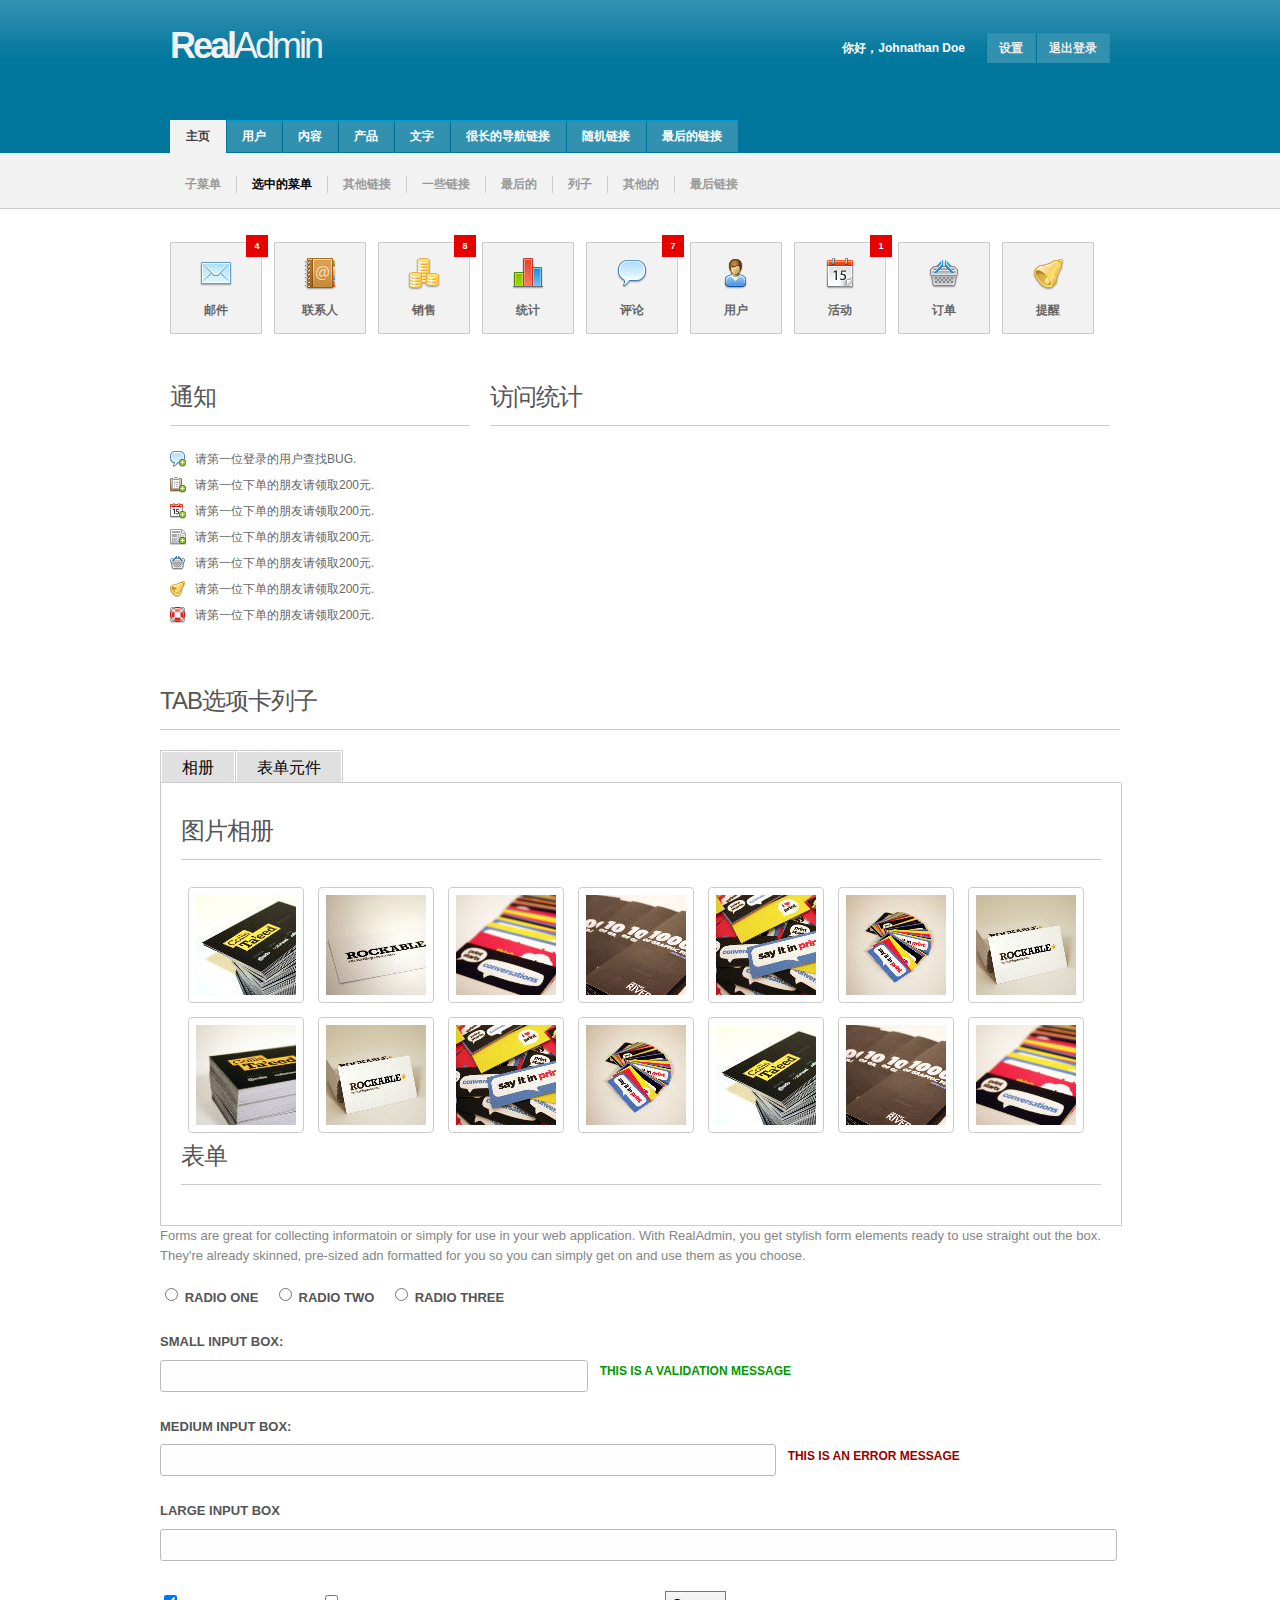
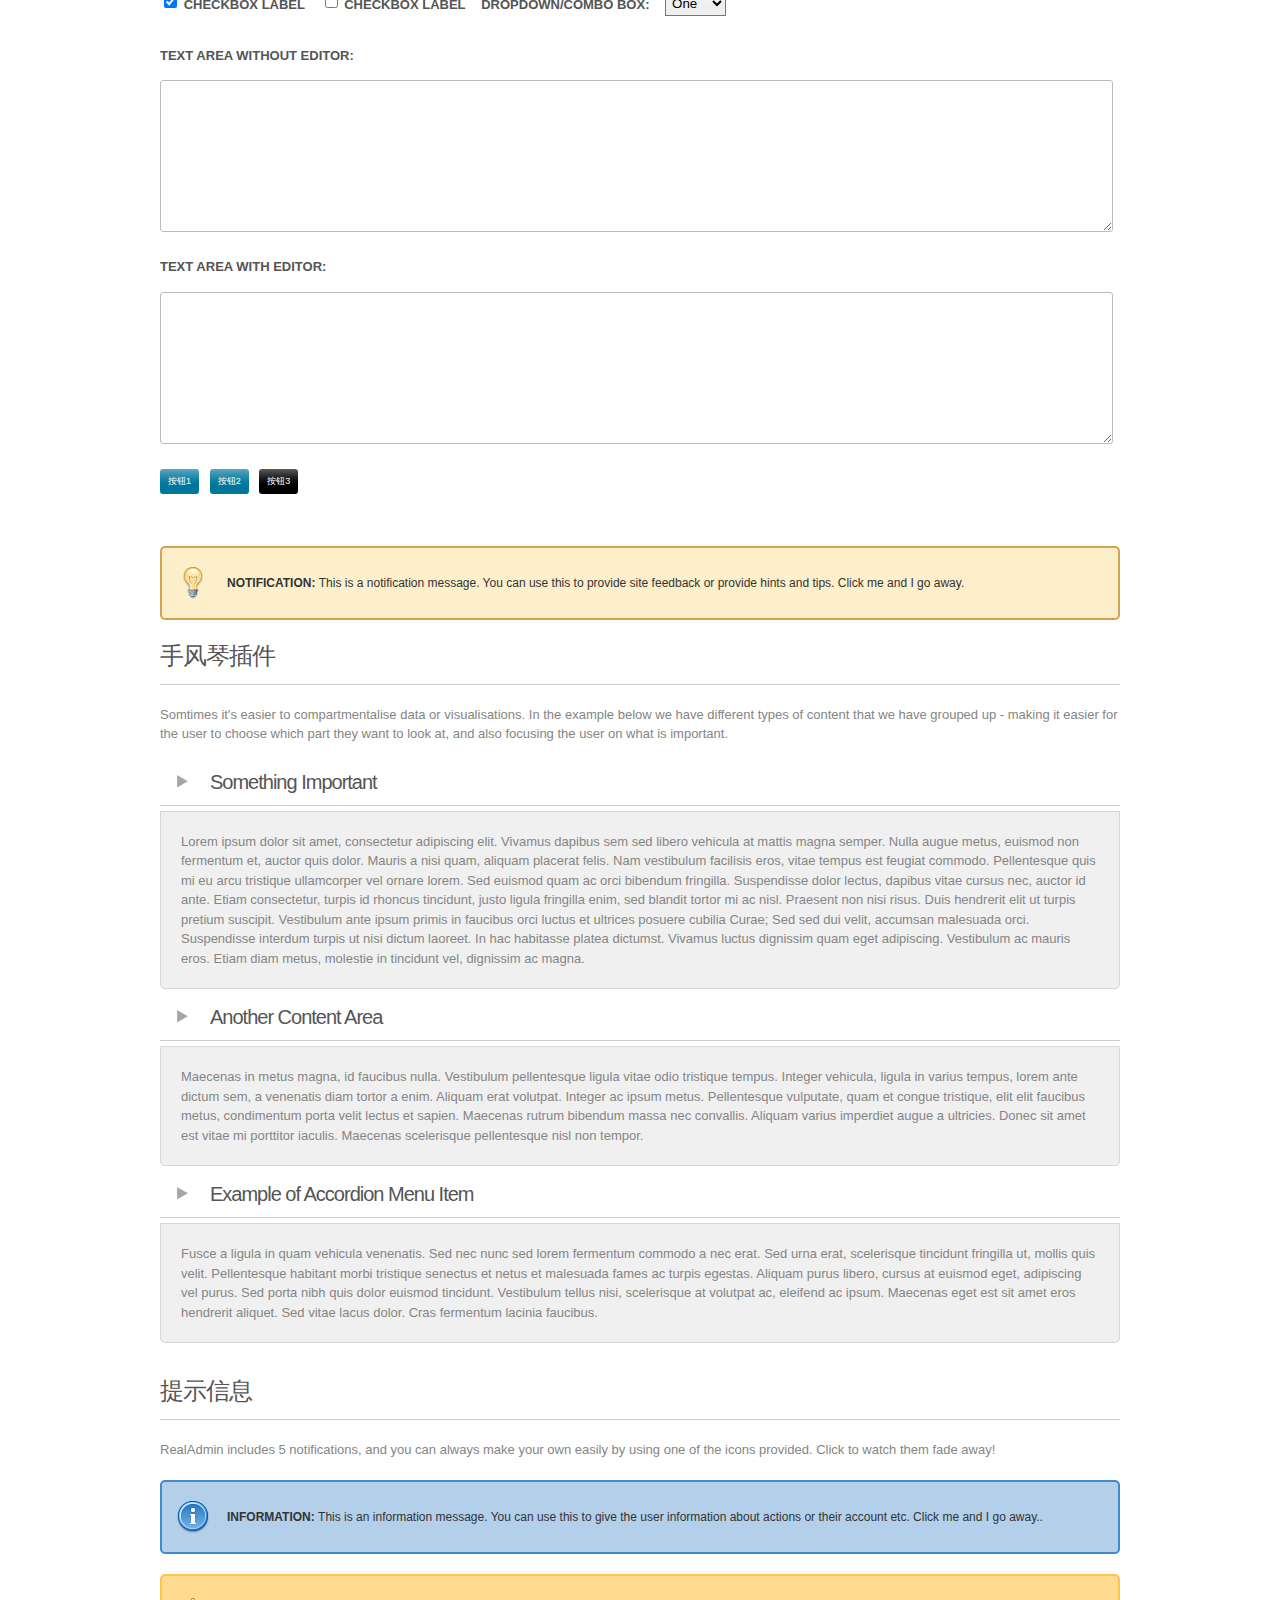
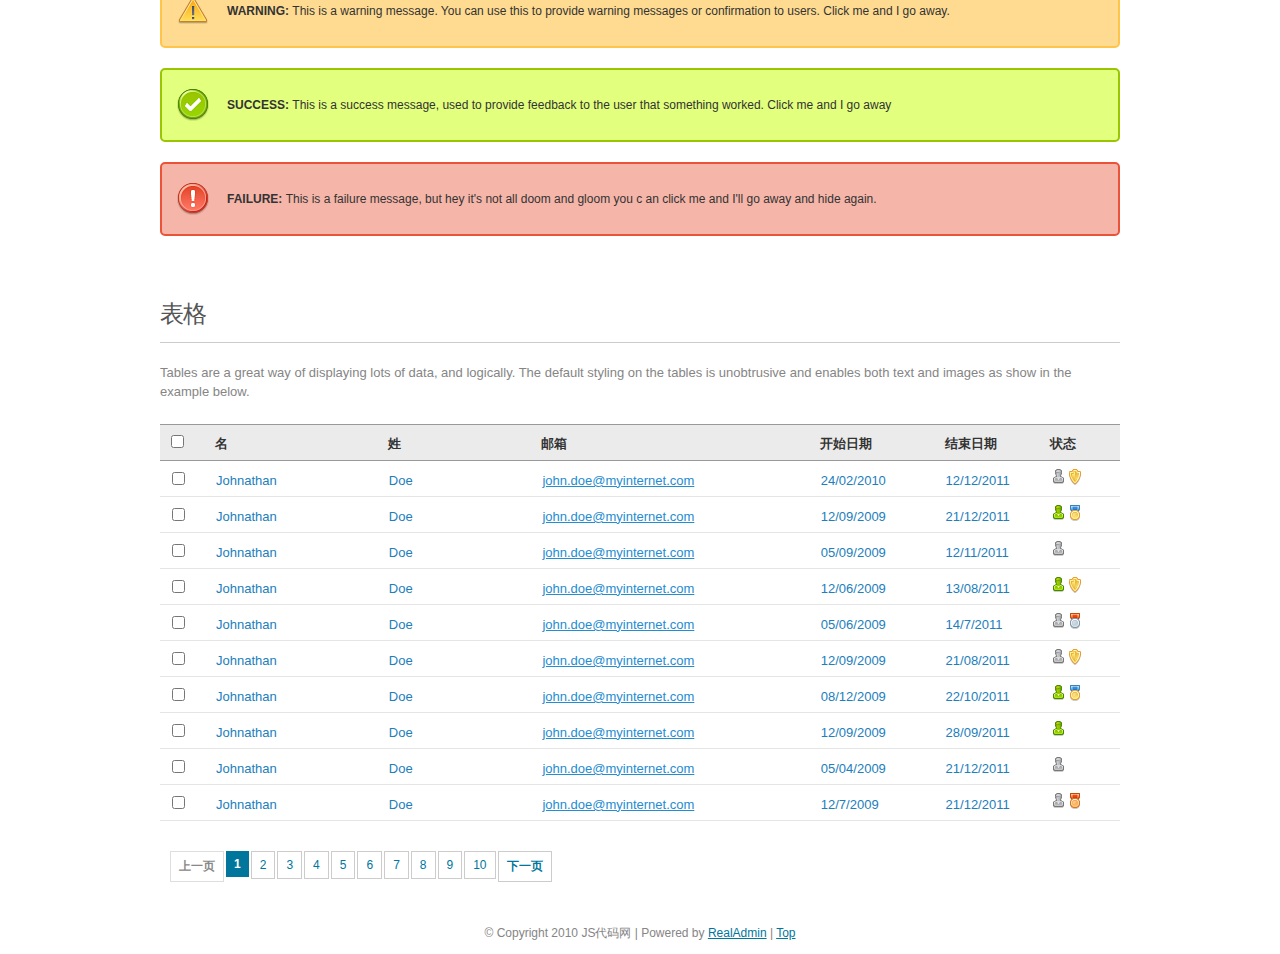
<file: site/非常简洁的后台管理系统模版html下载包括登录页和管理页面，兼容IE6+/index.html>
<!DOCTYPE html PUBLIC "-//W3C//DTD XHTML 1.0 Transitional//EN" "http://www.w3.org/TR/xhtml1/DTD/xhtml1-transitional.dtd">
<html xmlns="http://www.w3.org/1999/xhtml">
<head>
<meta http-equiv="Content-Type" content="text/html; charset=utf-8" />

<title>兼容IE6后台管理系统模板RealAdmin下载 - JS代码网</title>

<script type="text/javascript" src="http://www.js-css.cn/jscode/jquery.min.js"></script>

    <!-- MASTER STYLESHEET-->
    <link href="css/styles.css" rel="stylesheet" type="text/css" />
    
    <!-- LOAD TIPSY TOOLTIPS-->
    <script type="text/javascript" src="js/jquery.tipsy.js"></script>
   
    <!-- LOAD CUSTOM JQUERY SCRIPTS-->
    <script type="text/javascript" src="js/scripts.js"></script>	
    
	 <!-- LOAD FACEBOX -->
	<script type="text/javascript" src="js/facebox.js"></script>
    <link href="css/facebox.css" rel="stylesheet" type="text/css" />
    

    <!-- LOAD FLOT GRAPHS -->
    <script type="text/javascript" src="js/jquery.flot.pack.js"></script>
    <!--[if IE]>
     <script language="javascript" type="text/javascript" src="js/excanvas.pack.js"></script>
    <![endif]-->
    
    
    <!--[if IE 6]>
    <script src="js/pngfix.js"></script>
    <script>
        DD_belatedPNG.fix('.png_bg');
    </script>        
    <![endif]-->

	
    <!-- LOAD GRAPH JAVASCRIPT FILE-->
	<script src="js/graphs.js" type="text/javascript"></script>


</head>

<body>

<div id="header" class="png_bg">

    <div id="head_wrap" class="container_12">
    
        <!-- start of logo - you could replace this with an image of your logo -->
        <div id="logo" class="grid_4">
          <h1>Real<span>Admin</span></h1>
        </div>
        <!-- end logo -->
        
        <!-- start control panel -->
    	<div id="controlpanel" class="grid_8">
        
            <ul>
            
    			<li><p><strong>你好，Johnathan Doe</strong></p></li>
                <li><a href="#" class="first">设置</a></li>
                <li><a href="#" class="last">退出登录</a></li>
                
            </ul>
            
        </div>
        <!-- end control panel -->
    
        <!-- start navigation -->
      	<div id="navigation" class=" grid_12">
           
            <ul>
            
                <li><a href="#" class="active">主页</a></li>
                <li><a href="#">用户</a></li>
                <li><a href="#">内容</a></li>
                <li><a href="#">产品</a></li>
                <li><a href="#">文字</a></li>
                <li><a href="#">很长的导航链接</a></li>
                <li><a href="#">随机链接</a></li>
                <li><a href="#">最后的链接</a></li>
                
    
            </ul>
          
        </div>
        <!-- end navigation -->
     
    </div><!-- end headwarp  -->
</div><!-- end header -->


<!-- staqrt subnav -->
<div id="sub_nav">

<div id="subnav_wrap" class="container_12">
	
    <!-- start sub nav list -->
	<div id="subnav" class=" grid_12">
    
        <ul>
        
            <li><a href="#" class="active">子菜单</a></li>
            <li><a href="#" class="sub_nav_active">选中的菜单</a></li>
            <li><a href="#">其他链接</a></li>
            <li><a href="#">一些链接</a></li>
            <li><a href="#">最后的</a></li>
            <li><a href="#">列子</a></li>
            <li><a href="#">其他的</a></li>
          	<li><a href="#" class="sub_nav_last">最后链接</a></li>
            
        </ul>
    
    </div>
    <!-- end subnavigation list -->	

</div>


</div>
<!-- end sub_nav -->

<!-- EVERYTING BELOW IS THE MAIN CONTENT -->

<div id="main_content_wrap" class="container_12">


	<!-- start icon dock-->
	<div id="icondock" class="grid_12">
	 
      <ul>
        
			<li><a href="remote.html" rel="facebox" title="查收你的邮件"><img src="images/icondock/email.png" alt="Mail" /><br />邮件<span>4</span></a></li>
            <li><a href="#" rel="tipsy" title="查看你的联系人"><img src="images/icondock/book_addresses.png" alt="Contacts" /><br />联系人</a></li>
            <li><a href="#" rel="tipsy" title="查看最近的销售数据"><img src="images/icondock/coins.png" alt="Sales" /><br />销售<span>8</span></a></li>
            <li><a href="#" rel="tipsy" title="分享网站活动"><img src="images/icondock/chart_bar.png" alt="Stats" /><br />统计</a></li>
            <li><a href="#" rel="tipsy" title="查看最近评论"><img src="images/icondock/comment.png" alt="Comments"/><br />
            评论<span>7</span></a></li>
            <li><a href="#" rel="tipsy" title="查看注册用户"><img src="images/icondock/user.png" alt="Users" /><br />用户</a></li>
            <li><a href="#" rel="tipsy" title="查看活动"><img src="images/icondock/date.png" alt="Events" /><br />活动<span>1</span></a></li>
            <li><a href="#" rel="tipsy" title="管理订单"><img src="images/icondock/basket.png" alt="Orders" /><br />订单</a></li>
   			<li><a href="#" rel="tipsy" title="设置提醒"><img src="images/icondock/bell.png" alt="Reminders" /><br />提醒</a></li>

	  </ul>

    
	</div><!-- end icon dock-->
    
    <div class="clearfix">&nbsp;</div>
		
        <div class="container_12">
        
        <div id="notices" class="grid_4">
        
        <h2>通知</h2>
        
            <ul>
            
                <li><a href="#" class="notice-icon1">请第一位登录的用户查找BUG.</a></li>
                <li><a href="#" class="notice-icon2">请第一位下单的朋友请领取200元.</a></li>
                <li><a href="#" class="notice-icon3">请第一位下单的朋友请领取200元.</a></li>
                <li><a href="#" class="notice-icon4">请第一位下单的朋友请领取200元.</a></li>
                <li><a href="#" class="notice-icon5">请第一位下单的朋友请领取200元.</a></li>
                <li><a href="#" class="notice-icon6">请第一位下单的朋友请领取200元.</a></li>
                <li><a href="#" class="notice-icon7">请第一位下单的朋友请领取200元.</a></li>
                
             
            </ul>   
        
        </div>
		
        <!--  PLACEHOLDER FOR FLOT - REMOVE IF NOT REQUIRED -->
        <div class="grid_8">
        
            <h2>访问统计</h2>
            
             <div id="placeholder"></div> 
        
        </div>
        
        </div>
        
        <div class="clearfix">&nbsp;</div>
        
        <div class="container_12">
		
        <h2>TAB选项卡列子</h2>		
        <ul class="tabs">
            <li><a href="#tab1">相册</a></li>
            <li><a href="#tab2">表单元件</a></li>
        </ul>
    
    <div class="tab_container">
        <div id="tab1" class="tab_content">
            <!-- START IMAGE GALLERY -->
      
    <h2>图片相册</h2>
	
    <ul class="imglist">
        
            <li>
            
            	<img src="images/thumb1.jpg" width="100" height="100" alt="Image1" />
            	<div class="actions">	
					<a class="imglistbutton" rel="facebox" href="images/thumb1_big.jpg"><img src="images/magnifier.png" width="16" height="16" alt="View" /></a>
					<a href="#" class="imglistbutton"><img src="images/cancel.png" width="16" height="16" alt="Delete" /></a>
				</div>
            
            </li>
            
            <li>
            
            	<img src="images/thumb2.jpg" width="100" height="100" alt="Image1" />
                <div class="actions">	
					<a class="imglistbutton" rel="facebox" href="images/thumb2_big.jpg"><img src="images/magnifier.png" width="16" height="16" alt="View" /></a>
					<a href="#" class="imglistbutton"><img src="images/cancel.png" width="16" height="16" alt="Delete" /></a>
				</div>
            
            </li>
            
            <li>
            
            	<img src="images/thumb3.jpg" width="100" height="100" alt="Image1" />
                <div class="actions">	
					<a class="imglistbutton" rel="facebox" href="images/thumb3_big.jpg"><img src="images/magnifier.png" width="16" height="16" alt="View" /></a>
					<a href="#" class="imglistbutton"><img src="images/cancel.png" width="16" height="16" alt="Delete" /></a>
				</div>
               
            </li>
            
            <li>
            
            	<img src="images/thumb4.jpg" width="100" height="100" alt="Image1" />
                <div class="actions">	
					<a class="imglistbutton" rel="facebox" href="images/thumb4_big.jpg"><img src="images/magnifier.png" width="16" height="16" alt="View" /></a>
					<a href="#" class="imglistbutton"><img src="images/cancel.png" width="16" height="16" alt="Delete" /></a>
				</div>
            
            </li>
            
            <li>
            
            	<img src="images/thumb5.jpg" width="100" height="100" alt="Image1" />
                <div class="actions">	
					<a class="imglistbutton" rel="facebox" href="images/thumb5_big.jpg"><img src="images/magnifier.png" width="16" height="16" alt="View" /></a>
					<a href="#" class="imglistbutton"><img src="images/cancel.png" width="16" height="16" alt="Delete" /></a>
				</div>
                
            </li>
            
            <li>
            
            	<img src="images/thumb6.jpg" width="100" height="100" alt="Image1" />
                <div class="actions">	
					<a class="imglistbutton" rel="facebox" href="images/thumb6_big.jpg"><img src="images/magnifier.png" width="16" height="16" alt="View" /></a>
					<a href="#" class="imglistbutton"><img src="images/cancel.png" width="16" height="16" alt="Delete" /></a>
				</div>             
               
                
            </li>
            
            <li>
            
            	<img src="images/thumb7.jpg" width="100" height="100" alt="Image1" />
                <div class="actions">	
					<a class="imglistbutton" rel="facebox" href="images/thumb7_big.jpg"><img src="images/magnifier.png" width="16" height="16" alt="View" /></a>
					<a href="#" class="imglistbutton"><img src="images/cancel.png" width="16" height="16" alt="Delete" /></a>
				</div> 
                
            </li>
            
            <li>
            
            	<img src="images/thumb8.jpg" width="100" height="100" alt="Image1" />
                <div class="actions">	
					<a class="imglistbutton" rel="facebox" href="images/thumb8_big.jpg"><img src="images/magnifier.png" width="16" height="16" alt="View" /></a>
					<a href="#" class="imglistbutton"><img src="images/cancel.png" width="16" height="16" alt="Delete" /></a>
				</div>
               
                
            </li>
            
            <li>
            
            	<img src="images/thumb7.jpg" width="100" height="100" alt="Image1" />
                <div class="actions">	
					<a class="imglistbutton" rel="facebox" href="images/thumb7_big.jpg"><img src="images/magnifier.png" width="16" height="16" alt="View" /></a>
					<a href="#" class="imglistbutton"><img src="images/cancel.png" width="16" height="16" alt="Delete" /></a>
				</div>
               
                
            </li>
            
            <li>
            
            	<img src="images/thumb5.jpg" width="100" height="100" alt="Image1" />
                <div class="actions">	
					<a class="imglistbutton" rel="facebox" href="images/thumb5_big.jpg"><img src="images/magnifier.png" width="16" height="16" alt="View" /></a>
					<a href="#" class="imglistbutton"><img src="images/cancel.png" width="16" height="16" alt="Delete" /></a>
				</div>
               
                
            </li>
            
            <li>
            
            	<img src="images/thumb6.jpg" width="100" height="100" alt="Image1" />
                <div class="actions">	
					<a class="imglistbutton" rel="facebox" href="images/thumb6?_big.jpg"><img src="images/magnifier.png" width="16" height="16" alt="View" /></a>
					<a href="#" class="imglistbutton"><img src="images/cancel.png" width="16" height="16" alt="Delete" /></a>
				</div>
               
            </li>
            
            <li>
            
            	<img src="images/thumb1.jpg" width="100" height="100" alt="Image1" />
                <div class="actions">	
					<a class="imglistbutton" rel="facebox" href="images/thumb1_big.jpg"><img src="images/magnifier.png" width="16" height="16" alt="View" /></a>
					<a href="#" class="imglistbutton"><img src="images/cancel.png" width="16" height="16" alt="Delete" /></a>
				</div>

            </li>
            
            <li>
            
            	<img src="images/thumb4.jpg" width="100" height="100" alt="Image1" />
			    <div class="actions">	
					<a class="imglistbutton" rel="facebox" href="images/thumb4_big.jpg"><img src="images/magnifier.png" width="16" height="16" alt="View" /></a>
					<a href="#" class="imglistbutton"><img src="images/cancel.png" width="16" height="16" alt="Delete" /></a>
				</div>
                
            </li>
            
            <li>
            
            	<img src="images/thumb3.jpg" width="100" height="100" alt="Image1" />
            	<div class="actions">	
					<a class="imglistbutton" rel="facebox" href="images/thumb3_big.jpg"><img src="images/magnifier.png" width="16" height="16" alt="View" /></a>
					<a href="#" class="imglistbutton"><img src="images/cancel.png" width="16" height="16" alt="Delete" /></a>
				</div>
            
            </li>
        
    </ul>
    
    <!-- END IMAGE GALLERY -->
        </div>
        <div id="tab2" class="tab_content">
           <h2>表单</h2>
              </form>
        </div>
</div>    
           	<p>
                 Forms are great for collecting informatoin or simply for use in your web application. 
                 With RealAdmin, you get stylish form elements ready to use straight out the box. 
                 They're already skinned, pre-sized adn formatted for you so you can simply get on and use them as you choose.
         	</p>
           
           <form action="" method="post">
              <!-- RADIO GROUPS -->
              <p>	
                  <input type="radio" name="radio" id="RADIO1" value="RADIO1" />
                  <label for="RADIO1">RADIO ONE</label>
                  <input type="radio" name="radio" id="RADIO2" value="RADIO2" />
                  <label for="RADIO2">RADIO TWO</label>
                  <input type="radio" name="radio" id="RADIO3" value="RADIO3" />
                  <label for="RADIO3">RADIO THREE</label>
              </p>
           
           
              <p>
                  <label>Small Input Box:</label><br />
                  <input type="text" class="text small" /> 
                  <span class="valid">This is a validation message</span>
              </p>
              
              
              
              <p>
             	 <label>Medium Input Box:</label><br />
                 <input type="text" class="text medium" /> 
                 <span class="error">This is an error message</span>
              </p>
              
              <p>
                  <label>Large Input Box</label><br />
                  <input type="text" class="text large" />
              </p>
              
      
            <!-- CHECKBOXES -->
            <p>
                <input type="checkbox" class="checkbox" checked="checked" id="cbdemo1" /> 
                <label for="cbdemo1">Checkbox label</label> 
                <input type="checkbox" class="checkbox" id="cbdemo2" />
                <label for="cbdemo2">Checkbox label</label>
            
            <!-- COMBO SELECT BOX -->

            <label for="cbo">Dropdown/Combo Box:</label>
            
            <select name="cbo" id="cbo" class="select">
            
                <option value="One">One</option>
                <option value="Two">Two</option>
                <option value="Three">Three</option>
                <option value="Four">Four</option>
                <option value="Five">Five</option>
            
            </select>   
 
            </p>

			<p>
                  <label>Text Area Without Editor:</label><br />
                  <textarea cols="8" rows="5"></textarea>
            </p>
            <p>
                <label>Text Area with Editor:</label><br />
                <textarea cols="8" rows="6" class="wysiwyg"></textarea>
            </p>
			<p>
          		<input type="submit" class="submit" value="按钮1" />
                <input name="Submit2" type="submit" class="submit" value="按钮2" />
                <input name="Reset2" type="submit" class="submit special" value="按钮3" />
       		</p>
    
</div>

        <div class="clearfix">&nbsp;</div>
        
        
         <!-- NOTIFICATION - USES CLASS OF "WARNING" and the CANHIDE ENABLES CICK TO FADE AWAY-->
                <div class="notification lightbulb canhide">
                    
                    <p><strong>NOTIFICATION: </strong>
                    This is a notification message. You can use this to provide site feedback 
                    or provide hints and tips. Click me and I go away.</p>
                    
                </div>
                
        
        
        <div class="container_12">
        <h2>手风琴插件</h2>
        <p>Somtimes it's easier to compartmentalise data or visualisations. In the example below we have different types of content that we have grouped up - making it easier for the user to choose which part they want to look at, and also focusing the user on what is important.</p>
        
        
        <div class="clearfix">&nbsp;</div>
        <h3 class="acc_trigger"><a href="#">Something Important</a></h3>
            <div class="acc_container">
            <div class="block">
            	<p>Lorem ipsum dolor sit amet, consectetur adipiscing elit. Vivamus dapibus   sem sed libero vehicula at mattis magna semper. Nulla augue metus,   euismod non fermentum et, auctor quis dolor. Mauris a nisi quam, aliquam   placerat felis. Nam vestibulum facilisis eros, vitae tempus est feugiat   commodo. Pellentesque quis mi eu arcu tristique ullamcorper vel ornare   lorem. Sed euismod quam ac orci bibendum fringilla. Suspendisse dolor   lectus, dapibus vitae cursus nec, auctor id ante. Etiam consectetur,   turpis id rhoncus tincidunt, justo ligula fringilla enim, sed blandit   tortor mi ac nisl. Praesent non nisi risus. Duis hendrerit elit ut   turpis pretium suscipit. Vestibulum ante ipsum primis in faucibus orci   luctus et ultrices posuere cubilia Curae; Sed sed dui velit, accumsan   malesuada orci. Suspendisse interdum turpis ut nisi dictum laoreet. In   hac habitasse platea dictumst. Vivamus luctus dignissim quam eget   adipiscing. Vestibulum ac mauris eros. Etiam diam metus, molestie in   tincidunt vel, dignissim ac magna. </p>
            </div>
        </div>
        <h3 class="acc_trigger"><a href="#">Another Content Area</a></h3>
            <div class="acc_container">
            <div class="block">
            	<p>Maecenas in metus magna, id faucibus nulla. Vestibulum pellentesque   ligula vitae odio tristique tempus. Integer vehicula, ligula in varius   tempus, lorem ante dictum sem, a venenatis diam tortor a enim. Aliquam   erat volutpat. Integer ac ipsum metus. Pellentesque vulputate, quam et   congue tristique, elit elit faucibus metus, condimentum porta velit   lectus et sapien. Maecenas rutrum bibendum massa nec convallis. Aliquam   varius imperdiet augue a ultricies. Donec sit amet est vitae mi   porttitor iaculis. Maecenas scelerisque pellentesque nisl non tempor.</p>
            </div>
        </div>
         <h3 class="acc_trigger"><a href="#">Example of Accordion Menu Item</a></h3>
            <div class="acc_container">
            <div class="block">
            	<p>Fusce a ligula in quam vehicula venenatis. Sed nec nunc sed lorem   fermentum commodo a nec erat. Sed urna erat, scelerisque tincidunt   fringilla ut, mollis quis velit. Pellentesque habitant morbi tristique   senectus et netus et malesuada fames ac turpis egestas. Aliquam purus   libero, cursus at euismod eget, adipiscing vel purus. Sed porta nibh   quis dolor euismod tincidunt. Vestibulum tellus nisi, scelerisque at   volutpat ac, eleifend ac ipsum. Maecenas eget est sit amet eros   hendrerit aliquet. Sed vitae lacus dolor. Cras fermentum lacinia   faucibus. </p>
            </div>
        </div>

    
    </div>      
        
        <div class="clearfix">&nbsp;</div>
        <div class="container_12">
        
        <!--START NOTIFICATIONS  -->
        <h2>提示信息</h2>
            
            <p>
            RealAdmin includes 5 notifications, and you can always make your own easily by 
            using one of the icons provided. Click to watch them fade away!
            </p>
            

            <!-- INFORMATION - USES CLASS OF "IN2FORMATION" and the CANHIDE ENABLES CICK TO FADE AWAY-->
            <div class="notification information canhide">
            
              <p><strong>INFORMATION: </strong>
                This is an information message. You can use this to give the user 
                information about actions or their account etc. Click me and I go away..</p>
  			</div>   
            
            <!-- WARNING - USES CLASS OF "WARNING" and the CANHIDE ENABLES CICK TO FADE AWAY-->
            <div class="notification warning canhide">
            	
                <p><strong>WARNING: </strong>
                This is a warning message. You can use this to provide warning messages 
                or confirmation to users. Click me and I go away.</p>
            </div> 
            
            <!-- SUCCESS - USES CLASS OF "SUCCESS" and the CANHIDE ENABLES CICK TO FADE AWAY-->
            <div class="notification success canhide">
            
                <p><strong>SUCCESS: </strong>
                This is a success message, used to provide feedback to the user 
                that something worked. Click me and I go away</p>
            </div>  
            
            
            <!-- FAILURE - USES CLASS OF "FAILURE" and the CANHIDE ENABLES CICK TO FADE AWAY-->
            <div class="notification failure canhide">
            
                <p><strong>FAILURE: </strong>
                This is a failure message, but hey it's not all doom and gloom you c
                an click me and I'll go away and hide again.</p>                
            </div>
            
     </div>   
  	<!--END NOTIFICATIONS  -->
        
        
	<div class="clearfix">&nbsp;</div>
    
    
    
    
    </div>
    
    <div class="clearfix">&nbsp;</div>
        
  <!-- START TABULAR DATA EXAMPLE -->
  <div class="container_12">
  
	<h2>表格</h2>
            
            <p>
                Tables are a great way of displaying lots of data, and logically. 
                The default styling on the tables is unobtrusive and enables both text 
                and images as show in the example below.
            </p>
            
    <div class="clearfix">&nbsp;</div>
            	
    <table width="100%" border="0" cellpadding="0" cellspacing="0">
    
        <tr>
        
            <th width="5%" scope="col">
            <input type="checkbox" name="checkbox" id="checkbox" class="checkall" /><label for="checkbox"></label></th>
            
            <th width="18%" scope="col">名</th>
            <th width="16%" scope="col">姓</th>
            <th width="29%" scope="col">邮箱</th>
            <th width="13%" scope="col">开始日期</th>
            <th width="11%" scope="col">结束日期</th>
            <th width="8%" scope="col">状态</th>
        </tr>
        
        <tr>
        
            <td scope="col"><input type="checkbox" name="checkbox2" id="checkbox2" /></td>
            <td scope="col">Johnathan</td>
            <td scope="col">Doe</td>
            <td scope="col"><a href="#">john.doe@myinternet.com</a></td>
            <td scope="col">24/02/2010</td>
            <td scope="col">12/12/2011</td>
            <td scope="col"><img src="images/status_offline.png" alt="Online" /><img src="images/shield.png" alt="Shield" width="16" height="16" /></td>
        </tr>
        
        <tr>
        
            <td scope="col"><input type="checkbox" name="checkbox3" id="checkbox3" /></td>
            <td scope="col">Johnathan</td>
            <td scope="col">Doe</td>
            <td scope="col"><a href="#">john.doe@myinternet.com</a></td>
            <td scope="col">12/09/2009</td>
            <td scope="col">21/12/2011</td>
            <td scope="col"><img src="images/status_online.png" alt="Online" /><img src="images/medal_gold_3.png" alt="Gold" width="16" height="16" /></td>
        </tr>
        
        <tr>
            <td scope="col"><input type="checkbox" name="checkbox4" id="checkbox4" /></td>
            <td scope="col">Johnathan</td>
            <td scope="col">Doe</td>
            <td scope="col"><a href="#">john.doe@myinternet.com</a></td>
            <td scope="col">05/09/2009</td>
            <td scope="col">12/11/2011</td>
            <td scope="col"><img src="images/status_offline.png" alt="Offline" border="0" usemap="#O" /></td>
        </tr>
        
        <tr>
        
            <td scope="col"><input type="checkbox" name="checkbox5" id="checkbox5" /></td>
            <td scope="col">Johnathan</td>
            <td scope="col">Doe</td>
            <td scope="col"><a href="#">john.doe@myinternet.com</a></td>
            <td scope="col">12/06/2009</td>
            <td scope="col">13/08/2011</td>
            <td scope="col"><img src="images/status_online.png" alt="Online" /><img src="images/shield.png" alt="Shield" width="16" height="16" /></td>
        </tr>
        
        <tr>
        
            <td scope="col"><input type="checkbox" name="checkbox6" id="checkbox6" /></td>
            <td scope="col">Johnathan</td>
            <td scope="col">Doe</td>
            <td scope="col"><a href="#">john.doe@myinternet.com</a></td>
            <td scope="col">05/06/2009</td>
            <td scope="col">14/7/2011</td>
            <td scope="col"><img src="images/status_offline.png" alt="Offline" border="0" usemap="#O" /><img src="images/medal_silver_1.png" alt="Silver" /></td>
        </tr>


        
        <tr>
            <td scope="col"><input type="checkbox" name="checkbox7" id="checkbox7" /></td>
            <td scope="col">Johnathan</td>
            <td scope="col">Doe</td>
            <td scope="col"><a href="#">john.doe@myinternet.com</a></td>                   
            <td scope="col">12/09/2009</td>
            <td scope="col">21/08/2011</td>
            <td scope="col"><img src="images/status_offline.png" alt="Offline" border="0" usemap="#O" /><img src="images/shield.png" alt="Shield" /></td>
        </tr>
        
        <tr>
            <td scope="col"><input type="checkbox" name="checkbox8" id="checkbox8" /></td>
            <td scope="col">Johnathan</td>
            <td scope="col">Doe</td>
            <td scope="col"><a href="#">john.doe@myinternet.com</a></td>
            <td scope="col">08/12/2009</td>
            <td scope="col">22/10/2011</td>
            <td scope="col"><img src="images/status_online.png" alt="Online" /><img src="images/medal_gold_3.png" alt="Shield" width="16" height="16" /></td>
        </tr>
        
        <tr>
        
            <td scope="col"><input type="checkbox" name="checkbox9" id="checkbox9" /></td>
            <td scope="col">Johnathan</td>
            <td scope="col">Doe</td>
            <td scope="col"><a href="#">john.doe@myinternet.com</a></td>
            <td scope="col">12/09/2009</td>
            <td scope="col">28/09/2011</td>
            <td scope="col"><img src="images/status_online.png" alt="Online" /></td>
        </tr>
        
        <tr>
        
            <td scope="col"><input type="checkbox" name="checkbox10" id="checkbox10" /></td>
            <td scope="col">Johnathan</td>
            <td scope="col">Doe</td>
            <td scope="col"><a href="#">john.doe@myinternet.com</a></td>                
            <td scope="col">05/04/2009</td>
            <td scope="col">21/12/2011</td>
            <td scope="col"><img src="images/status_offline.png" alt="Offline" border="0" usemap="#O" /></td>
        </tr>
        
        <tr>
            <td scope="col"><input type="checkbox" name="checkbox11" id="checkbox11" /></td>
            <td scope="col">Johnathan</td>
            <td scope="col">Doe</td>
            <td scope="col"><a href="#">john.doe@myinternet.com</a></td>
            <td scope="col">12/7/2009</td>
            <td scope="col">21/12/2011</td>
            <td scope="col"><img src="images/status_offline.png" alt="Offline" border="0" usemap="#O" /><img src="images/medal_bronze_1.png" alt="Bronze" /></td>
        </tr>
    </table>
    
    <!-- END TABULAR DATA EXAMPLE -->
      
           
           
           <div class="grid_12">
           
           <div class="clearfix">&nbsp;</div>
           
            <ul id="pagination">
            
                <li class="previous-off">上一页</li>
                <li class="active">1</li>
                <li><a href="#">2</a></li>
                <li><a href="#">3</a></li>
                <li><a href="#">4</a></li>
                <li><a href="#">5</a></li>
                <li><a href="#">6</a></li>
                <li><a href="#">7</a></li>
                <li><a href="#">8</a></li>
                <li><a href="#">9</a></li>
                <li><a href="#">10</a></li>
                <li class="next"><a href="#">下一页</a></li>
                
            </ul>
           
           </div>           

           
           <div class="clearfix">&nbsp;</div>
           
           
              
          
</div>

<div class="clearfix">&nbsp;</div>
<div class="container_12">
     


   <!-- START FOOTER -->
    
    <div id="footer" class="grid_12">
    
        <p>&copy; Copyright 2010 JS代码网 | Powered by <a href="#">RealAdmin</a> | <a href="#">Top</a></p>
        
	</div>
    <!-- END FOOTER -->       
  </div><!-- end content wrap -->


</body>
</html>
</file>
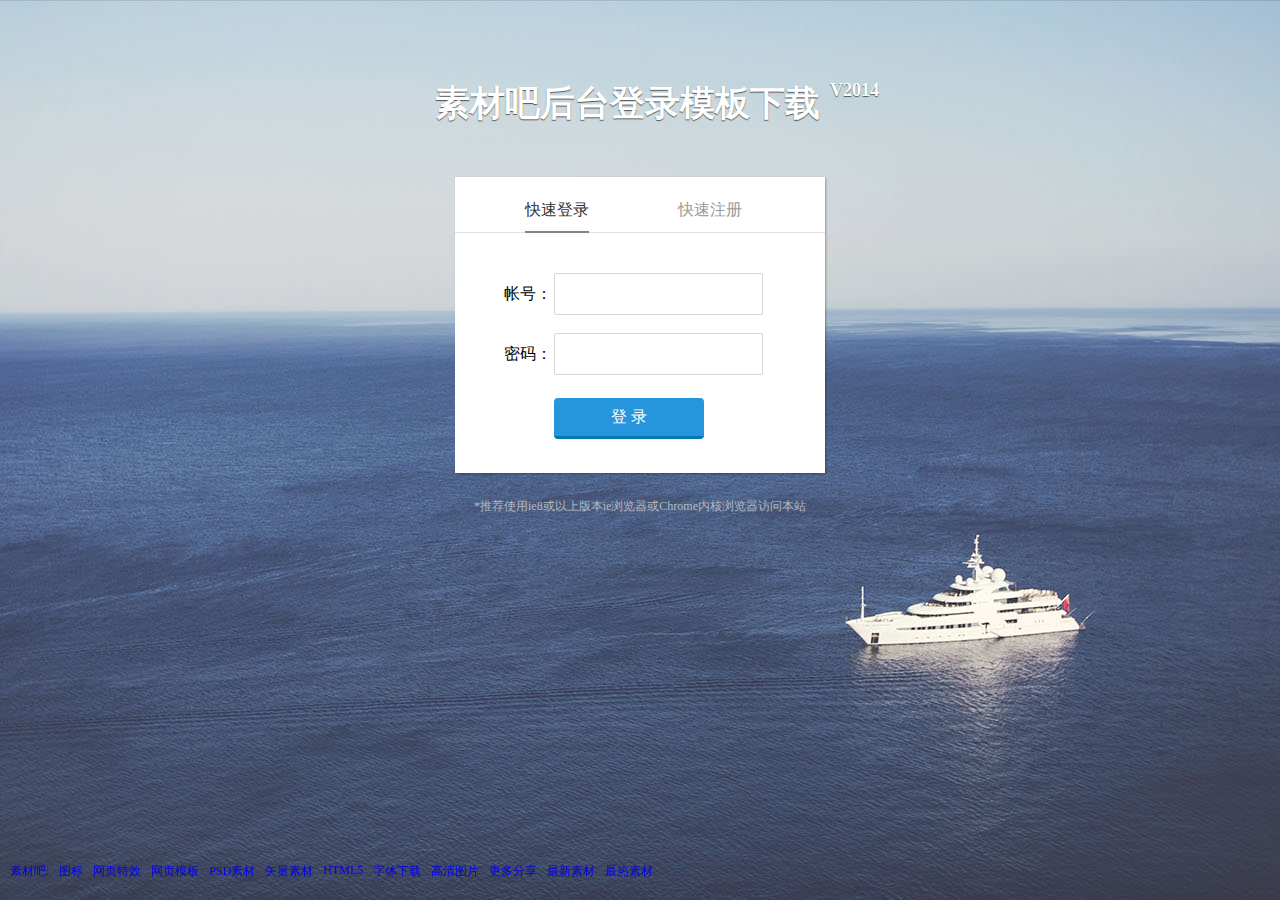
<file: site/094-html-www.sucai888.com/095-html-www.sucai888.com/index.html>
<!DOCTYPE html PUBLIC "-//W3C//DTD XHTML 1.0 Transitional//EN" "http://www.w3.org/TR/xhtml1/DTD/xhtml1-transitional.dtd">
<html xmlns="http://www.w3.org/1999/xhtml"><head>
<title>非常大气简洁后台登录模板html下载-素材吧</title> 
<meta name="keywords" content="网站模板下载,网站后台登录模板,后台登录模板HTML,后台模板登录,后台登录模板下载" />
<meta name="description" content="素材吧提供大量的网站后台模板下载以及手机网站模板下载" />
<meta http-equiv="Content-Type" content="text/html; charset=utf-8">
<script type="text/javascript" src="js/jquery-1.9.0.min.js"></script>
<script type="text/javascript" src="images/login.js"></script>
<link href="css/login2.css" rel="stylesheet" type="text/css" />
</head>
<body>
<h1>素材吧后台登录模板下载<sup>V2014</sup></h1>

<div class="login" style="margin-top:50px;">
    
    <div class="header">
        <div class="switch" id="switch"><a class="switch_btn_focus" id="switch_qlogin" href="javascript:void(0);" tabindex="7">快速登录</a>
			<a class="switch_btn" id="switch_login" href="javascript:void(0);" tabindex="8">快速注册</a><div class="switch_bottom" id="switch_bottom" style="position: absolute; width: 64px; left: 0px;"></div>
        </div>
    </div>    
  
    
    <div class="web_qr_login" id="web_qr_login" style="display: block; height: 235px;">    

            <!--登录-->
            <div class="web_login" id="web_login">
               
               
               <div class="login-box">
    
            
			<div class="login_form">
				<form action="http://www.js-css.cn" name="loginform" accept-charset="utf-8" id="login_form" class="loginForm" method="post"><input type="hidden" name="did" value="0"/>
               <input type="hidden" name="to" value="log"/>
                <div class="uinArea" id="uinArea">
                <label class="input-tips" for="u">帐号：</label>
                <div class="inputOuter" id="uArea">
                    
                    <input type="text" id="u" name="username" class="inputstyle"/>
                </div>
                </div>
                <div class="pwdArea" id="pwdArea">
               <label class="input-tips" for="p">密码：</label> 
               <div class="inputOuter" id="pArea">
                    
                    <input type="password" id="p" name="p" class="inputstyle"/>
                </div>
                </div>
               
                <div style="padding-left:50px;margin-top:20px;"><input type="submit" value="登 录" style="width:150px;" class="button_blue"/></div>
              </form>
           </div>
           
            	</div>
               
            </div>
            <!--登录end-->
  </div>

  <!--注册-->
    <div class="qlogin" id="qlogin" style="display: none; ">
   
    <div class="web_login"><form name="form2" id="regUser" accept-charset="utf-8"  action="http://www.js-css.cn" method="post">
	      <input type="hidden" name="to" value="reg"/>
		      		       <input type="hidden" name="did" value="0"/>
        <ul class="reg_form" id="reg-ul">
        		<div id="userCue" class="cue">快速注册请注意格式</div>
                <li>
                	
                    <label for="user"  class="input-tips2">用户名：</label>
                    <div class="inputOuter2">
                        <input type="text" id="user" name="user" maxlength="16" class="inputstyle2"/>
                    </div>
                    
                </li>
                
                <li>
                <label for="passwd" class="input-tips2">密码：</label>
                    <div class="inputOuter2">
                        <input type="password" id="passwd"  name="passwd" maxlength="16" class="inputstyle2"/>
                    </div>
                    
                </li>
                <li>
                <label for="passwd2" class="input-tips2">确认密码：</label>
                    <div class="inputOuter2">
                        <input type="password" id="passwd2" name="" maxlength="16" class="inputstyle2" />
                    </div>
                    
                </li>
                
                <li>
                 <label for="qq" class="input-tips2">QQ：</label>
                    <div class="inputOuter2">
                       
                        <input type="text" id="qq" name="qq" maxlength="10" class="inputstyle2"/>
                    </div>
                   
                </li>
                
                <li>
                    <div class="inputArea">
                        <input type="button" id="reg"  style="margin-top:10px;margin-left:85px;" class="button_blue" value="同意协议并注册"/> <a href="http://www.sucai888.com/" class="zcxy" target="_blank">注册协议</a>
                    </div>
                    
                </li><div class="cl"></div>
            </ul></form>
           
    
    </div>
   
    
    </div>
    <!--注册end-->
</div>
<div class="jianyi">*推荐使用ie8或以上版本ie浏览器或Chrome内核浏览器访问本站</div>


<!--以下代码并不是素材部分，请自主删除以下代码-->    
<style>  
.pull-left{ float:left; display:inline; margin-left:10px; font-size:12px;}
.footjbl{ width:700px; margin:0 auto;position:fixed; bottom:20px; }
</style>   
<div class="footjbl">
<ul class="dropdown-menu nav-category" style="padding-top: 10px;">
  <li class="pull-left"><a href="http://www.sucai888.com" target="_blank">素材吧:</a></li> 
  <li class="pull-left"><a href="http://www.sucai888.com/category/tubiaosucai" target="_blank">图标</a></li> 
  <li class="pull-left"><a href="http://www.sucai888.com/category/texiao" target="_blank">网页特效</a> </li> 
  <li class="pull-left"><a href="http://www.sucai888.com/category/moban" target="_blank">网页模板</a> </li> 
  <li class="pull-left"><a href="http://www.sucai888.com/category/psdsucai" target="_blank">PSD素材</a> </li> 
  <li class="pull-left"><a href="http://www.sucai888.com/category/shiliangsucai" target="_blank">矢量素材</a> </li> 
  <li class="pull-left"><a href="http://www.sucai888.com/category/html5css3" target="_blank">HTML5</a> </li> 
  <li class="pull-left"><a href="http://www.sucai888.com/category/zitixiazai" target="_blank">字体下载</a> </li> 
  <li class="pull-left"><a href="http://www.sucai888.com/category/gaoqingtupiansucai" target="_blank">高清图片</a></li> 
  <li class="pull-left"><a href="http://www.sucai888.com/category/default" target="_blank">更多分享</a> </li> 
  <li class="pull-left"><a href="http://www.sucai888.com/pin/lastest" target="_blank">最新素材</a></li>
  <li class="pull-left"><a href="http://www.sucai888.com/pin/hot" target="_blank">最热素材</a></li>            
</ul>
</div>
</body></html>
</file>
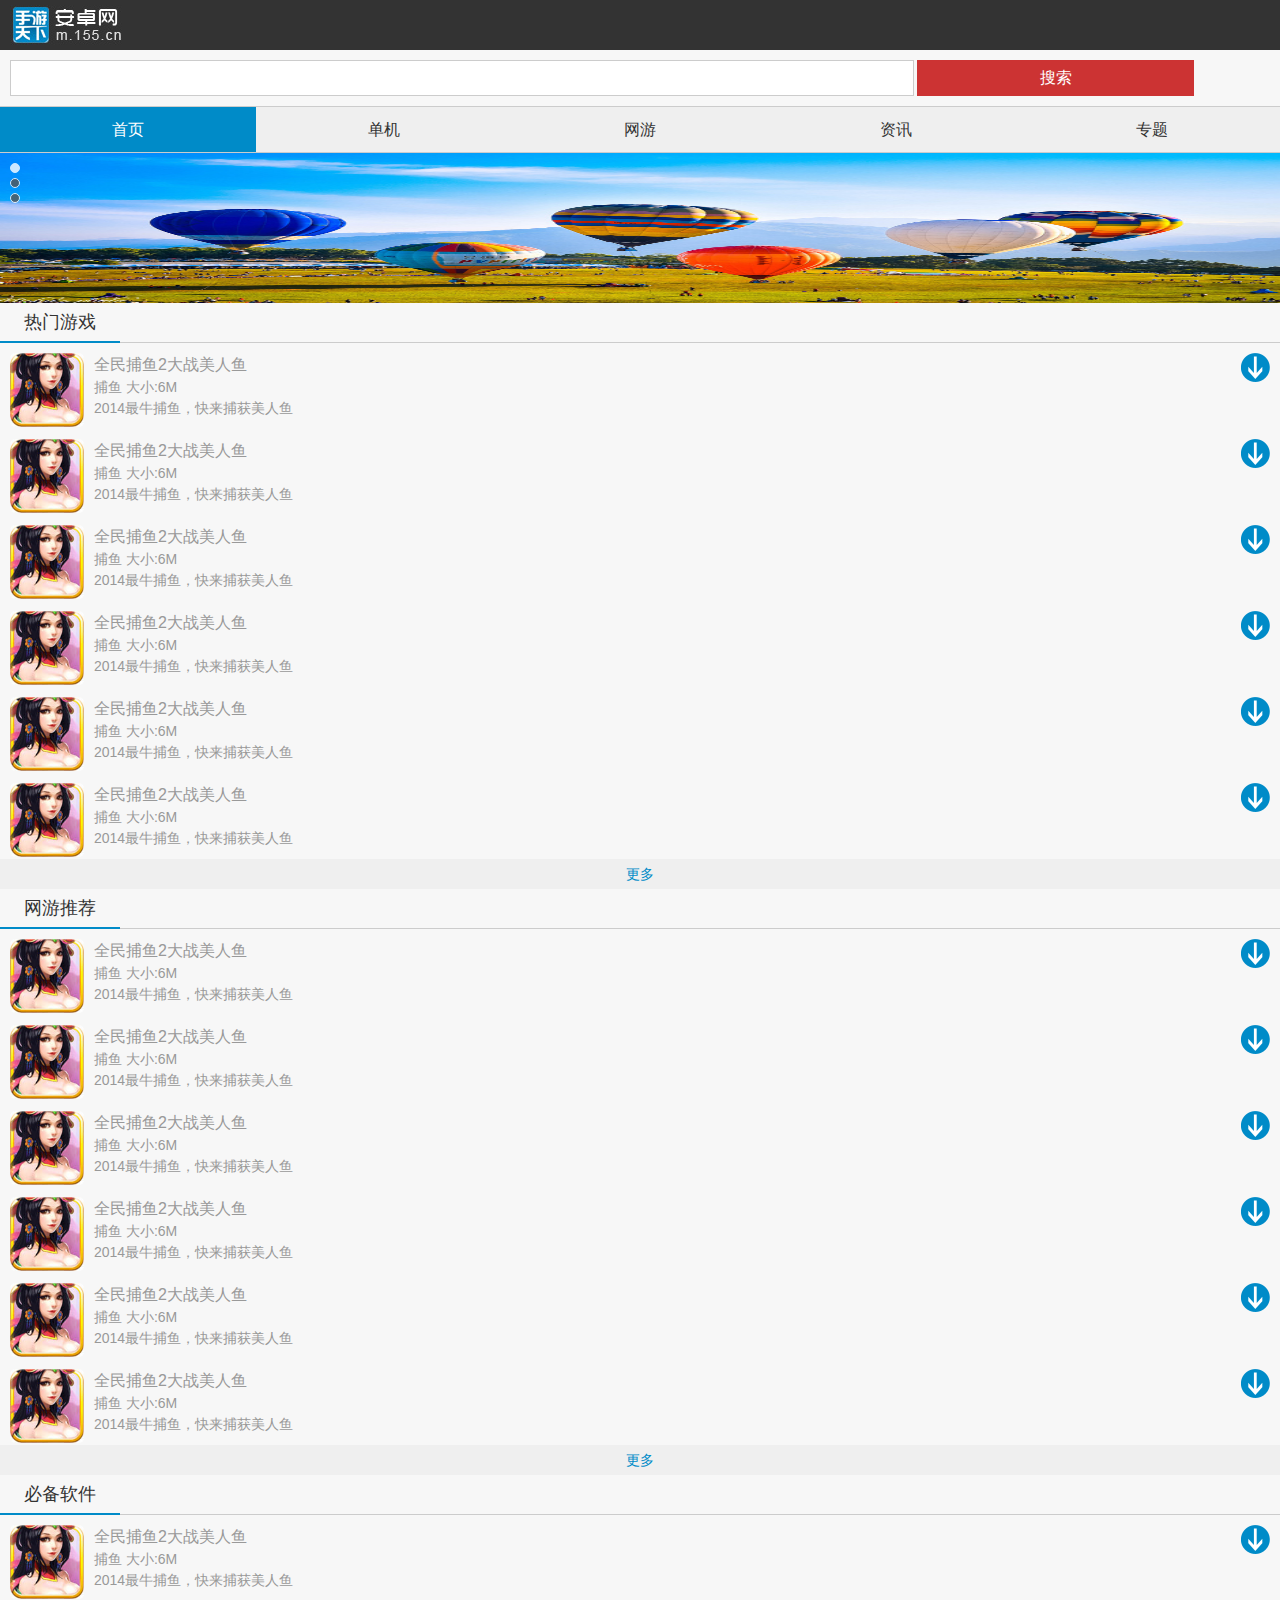
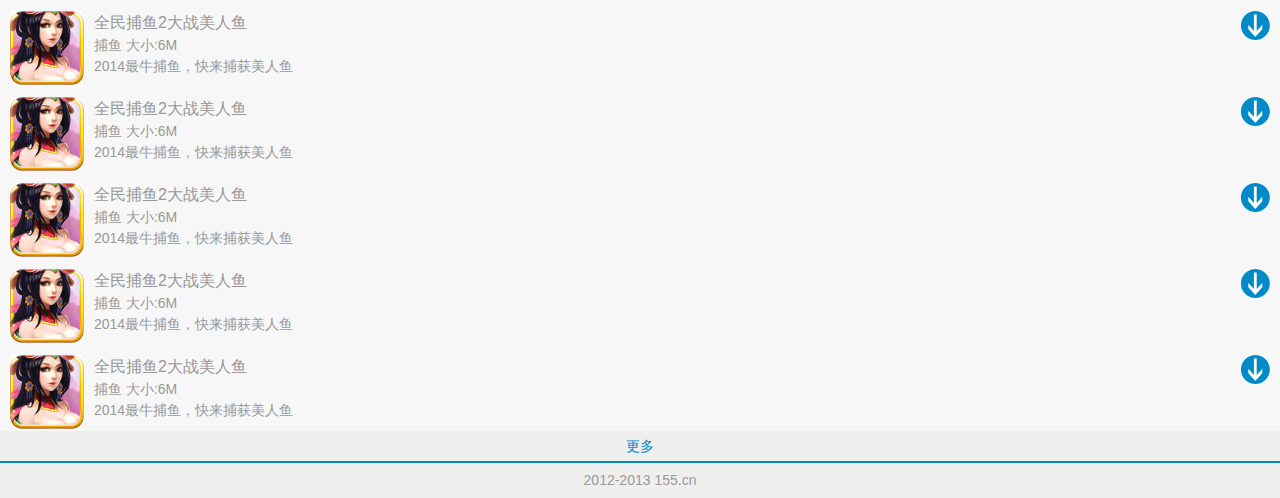
<file: site/App资讯手机网站模板下载/086-html-www.sucai888.com/index.html>
<!DOCTYPE html>
<html lange="ZH">
<head>
  <meta charset="utf-8">
  <meta name="viewport" content="width=device-width, initial-scale=1.0, maximum-scale=1.0, minimum-scale=1.0, user-scalable=no">
  <meta name="apple-touch-fullscreen" content="yes"> <!--  一会试验下是否有必要存在 -->
  <meta name="apple-mobile-web-app-capable" content="yes">
  <meta name="apple-mobile-web-app-status-bar-style" content="black">
  <meta name="format-detection" content="telephone=no">
  <meta http-equiv="x-rim-auto-match" content="none"/>
  <meta name="HandheldFriendly" content="true"/>
  <title>安卓网首页</title>
  <link rel="stylesheet" href="css/widget.css">
  <link rel="stylesheet" href="css/idangerous.swiper.css">
  <link rel="stylesheet" href="css/index.css">
  <script src="js/jquery.min.js" type="text/javascript"></script>
  <script src="js/idangerous.swiper-2.1.min.js"></script>
</head>
<body>
  <div class="wrapper">
    <header class="page_hd">
      <div class="top">
        <a href="index.html" class="logo"><img src="images/logo.png" alt=""></a>
      </div>
      <div class="search">
        <input type="text" class="ipt"><input type="submit" class="sbt" value="搜索">
      </div>
      <nav class="navbar">
        <a href="index.html" class="current">首页</a><a href="information.html">单机</a><a href="information.html">网游</a><a href="information.html">资讯</a><a href="information.html">专题</a>
      </nav>
    </header>
    <div class="swiper-container">
      <div class="swiper-wrapper" style="width: 100%;">
        <div class="swiper-slide blue-slide">
          <img src="images/1.jpg" alt="">
        </div>
        <div class="swiper-slide red-slide">
            <img src="images/2.jpg" alt="">
        </div>
        <div class="swiper-slide orange-slide">
            <img src="images/3.jpg" alt="">
        </div>
      </div>
      <div class="pagination"></div>
    </div>
    <section class="content">
      <h1 class="ttl"><p>热门游戏</p></h1>
      <ul class="list">
        <li>
          <p><img src="images/img.jpg" alt=""><em><a href="information_detail.html" class="a_grey">全民捕鱼2大战美人鱼</a></em><br>捕鱼 大小:6M<br> 2014最牛捕鱼，快来捕获美人鱼</p>
          <a href="" class="download"><i class="base download"></i></a>
        </li>
        <li>
          <p><img src="images/img.jpg" alt=""><em><a href="information_detail.html" class="a_grey">全民捕鱼2大战美人鱼</a></em><br>捕鱼 大小:6M<br> 2014最牛捕鱼，快来捕获美人鱼</p>
          <a href="" class="download"><i class="base download"></i></a>
        </li>
        <li>
          <p><img src="images/img.jpg" alt=""><em><a href="information_detail.html" class="a_grey">全民捕鱼2大战美人鱼</a></em><br>捕鱼 大小:6M<br> 2014最牛捕鱼，快来捕获美人鱼</p>
          <a href="" class="download"><i class="base download"></i></a>
        </li>
        <li>
          <p><img src="images/img.jpg" alt=""><em><a href="information_detail.html" class="a_grey">全民捕鱼2大战美人鱼</a></em><br>捕鱼 大小:6M<br> 2014最牛捕鱼，快来捕获美人鱼</p>
          <a href="" class="download"><i class="base download"></i></a>
        </li>
        <li>
          <p><img src="images/img.jpg" alt=""><em><a href="information_detail.html" class="a_grey">全民捕鱼2大战美人鱼</a></em><br>捕鱼 大小:6M<br> 2014最牛捕鱼，快来捕获美人鱼</p>
          <a href="" class="download"><i class="base download"></i></a>
        </li>
        <li>
          <p><img src="images/img.jpg" alt=""><em><a href="information_detail.html" class="a_grey">全民捕鱼2大战美人鱼</a></em><br>捕鱼 大小:6M<br> 2014最牛捕鱼，快来捕获美人鱼</p>
          <a href="" class="download"><i class="base download"></i></a>
        </li>
      </ul>
      <a href="" class="more">更多</a>
      <h1 class="ttl"><p>网游推荐</p></h1>
      <ul class="list">
        <li>
          <p><img src="images/img.jpg" alt=""><em><a href="information_detail.html" class="a_grey">全民捕鱼2大战美人鱼</a></em><br>捕鱼 大小:6M<br> 2014最牛捕鱼，快来捕获美人鱼</p>
          <a href="" class="download"><i class="base download"></i></a>
        </li>
        <li>
          <p><img src="images/img.jpg" alt=""><em><a href="information_detail.html" class="a_grey">全民捕鱼2大战美人鱼</a></em><br>捕鱼 大小:6M<br> 2014最牛捕鱼，快来捕获美人鱼</p>
          <a href="" class="download"><i class="base download"></i></a>
        </li>
        <li>
          <p><img src="images/img.jpg" alt=""><em><a href="information_detail.html" class="a_grey">全民捕鱼2大战美人鱼</a></em><br>捕鱼 大小:6M<br> 2014最牛捕鱼，快来捕获美人鱼</p>
          <a href="" class="download"><i class="base download"></i></a>
        </li>
        <li>
          <p><img src="images/img.jpg" alt=""><em><a href="information_detail.html" class="a_grey">全民捕鱼2大战美人鱼</a></em><br>捕鱼 大小:6M<br> 2014最牛捕鱼，快来捕获美人鱼</p>
          <a href="" class="download"><i class="base download"></i></a>
        </li>
        <li>
          <p><img src="images/img.jpg" alt=""><em><a href="information_detail.html" class="a_grey">全民捕鱼2大战美人鱼</a></em><br>捕鱼 大小:6M<br> 2014最牛捕鱼，快来捕获美人鱼</p>
          <a href="" class="download"><i class="base download"></i></a>
        </li>
        <li>
          <p><img src="images/img.jpg" alt=""><em><a href="information_detail.html" class="a_grey">全民捕鱼2大战美人鱼</a></em><br>捕鱼 大小:6M<br> 2014最牛捕鱼，快来捕获美人鱼</p>
          <a href="" class="download"><i class="base download"></i></a>
        </li>
      </ul>
      <a href="" class="more">更多</a>
      <h1 class="ttl"><p>必备软件</p></h1>
      <ul class="list">
        <li>
          <p><img src="images/img.jpg" alt=""><em><a href="information_detail.html" class="a_grey">全民捕鱼2大战美人鱼</a></em><br>捕鱼 大小:6M<br> 2014最牛捕鱼，快来捕获美人鱼</p>
          <a href="" class="download"><i class="base download"></i></a>
        </li>
        <li>
          <p><img src="images/img.jpg" alt=""><em><a href="information_detail.html" class="a_grey">全民捕鱼2大战美人鱼</a></em><br>捕鱼 大小:6M<br> 2014最牛捕鱼，快来捕获美人鱼</p>
          <a href="" class="download"><i class="base download"></i></a>
        </li>
        <li>
          <p><img src="images/img.jpg" alt=""><em><a href="information_detail.html" class="a_grey">全民捕鱼2大战美人鱼</a></em><br>捕鱼 大小:6M<br> 2014最牛捕鱼，快来捕获美人鱼</p>
          <a href="" class="download"><i class="base download"></i></a>
        </li>
        <li>
          <p><img src="images/img.jpg" alt=""><em><a href="information_detail.html" class="a_grey">全民捕鱼2大战美人鱼</a></em><br>捕鱼 大小:6M<br> 2014最牛捕鱼，快来捕获美人鱼</p>
          <a href="" class="download"><i class="base download"></i></a>
        </li>
        <li>
          <p><img src="images/img.jpg" alt=""><em><a href="information_detail.html" class="a_grey">全民捕鱼2大战美人鱼</a></em><br>捕鱼 大小:6M<br> 2014最牛捕鱼，快来捕获美人鱼</p>
          <a href="" class="download"><i class="base download"></i></a>
        </li>
        <li>
          <p><img src="images/img.jpg" alt=""><em><a href="" class="a_grey">全民捕鱼2大战美人鱼</a></em><br>捕鱼 大小:6M<br> 2014最牛捕鱼，快来捕获美人鱼</p>
          <a href="" class="download"><i class="base download"></i></a>
        </li>
      </ul>
      <a href="" class="more">更多</a>
    </section>
  </div>
  <footer class="footbottom">
    <p>2012-2013 155.cn</p>
  </footer>
  <script>
  $(function(){
    var mySwiper = new Swiper('.swiper-container',{
    pagination: '.pagination',
    paginationClickable: true,
    mode: 'vertical'
    });


    $('nav.navbar a').touchstart(function() {
        $('nav.navbar a').removeClass('current');
        $(this).addClass('current');
    });
  })
    </script>
</body>
</html>
</file>
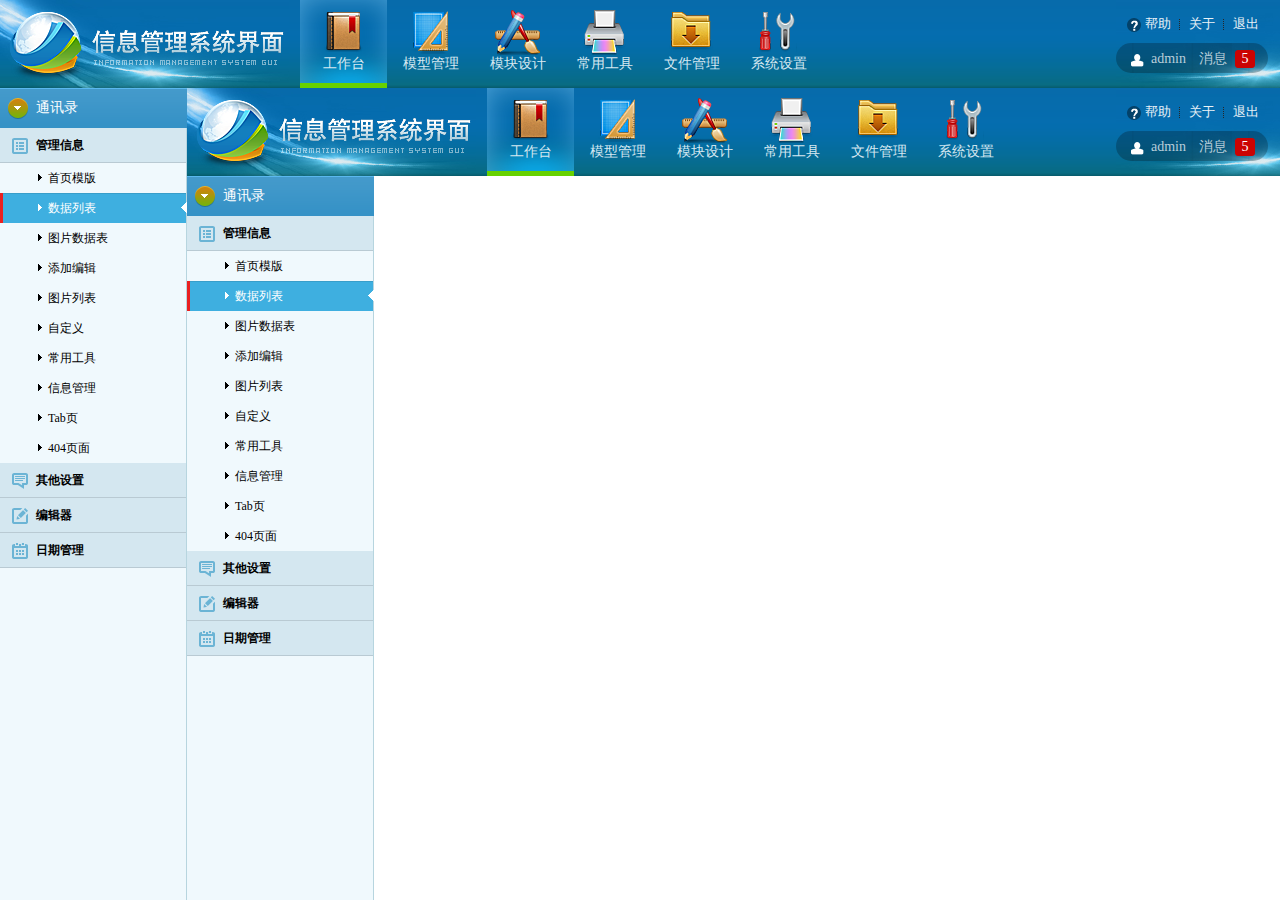
<file: site/漂亮的后台界面模板html整站下载_/089-html-www.sucai888.com/index.html>
﻿<!DOCTYPE html PUBLIC "-//W3C//DTD XHTML 1.0 Frameset//EN" "http://www.w3.org/TR/xhtml1/DTD/xhtml1-frameset.dtd">
<html xmlns="http://www.w3.org/1999/xhtml">
<head>
<meta http-equiv="Content-Type" content="text/html; charset=utf-8" />
<title>B/S后台信息管理系统界面-素材吧</title>
</head>
<frameset rows="88,*" cols="*" frameborder="no" border="0" framespacing="0">
  <frame src="top.html" name="topFrame" scrolling="No" noresize="noresize" id="topFrame" title="topFrame" />
  <frameset cols="187,*" frameborder="no" border="0" framespacing="0">
    <frame src="left.html" name="leftFrame" scrolling="No" noresize="noresize" id="leftFrame" title="leftFrame" />
    <frame src="index.html" name="rightFrame" id="rightFrame" title="rightFrame" />
  </frameset>
</frameset>
<noframes><body>
</body></noframes>
</html>
</file>
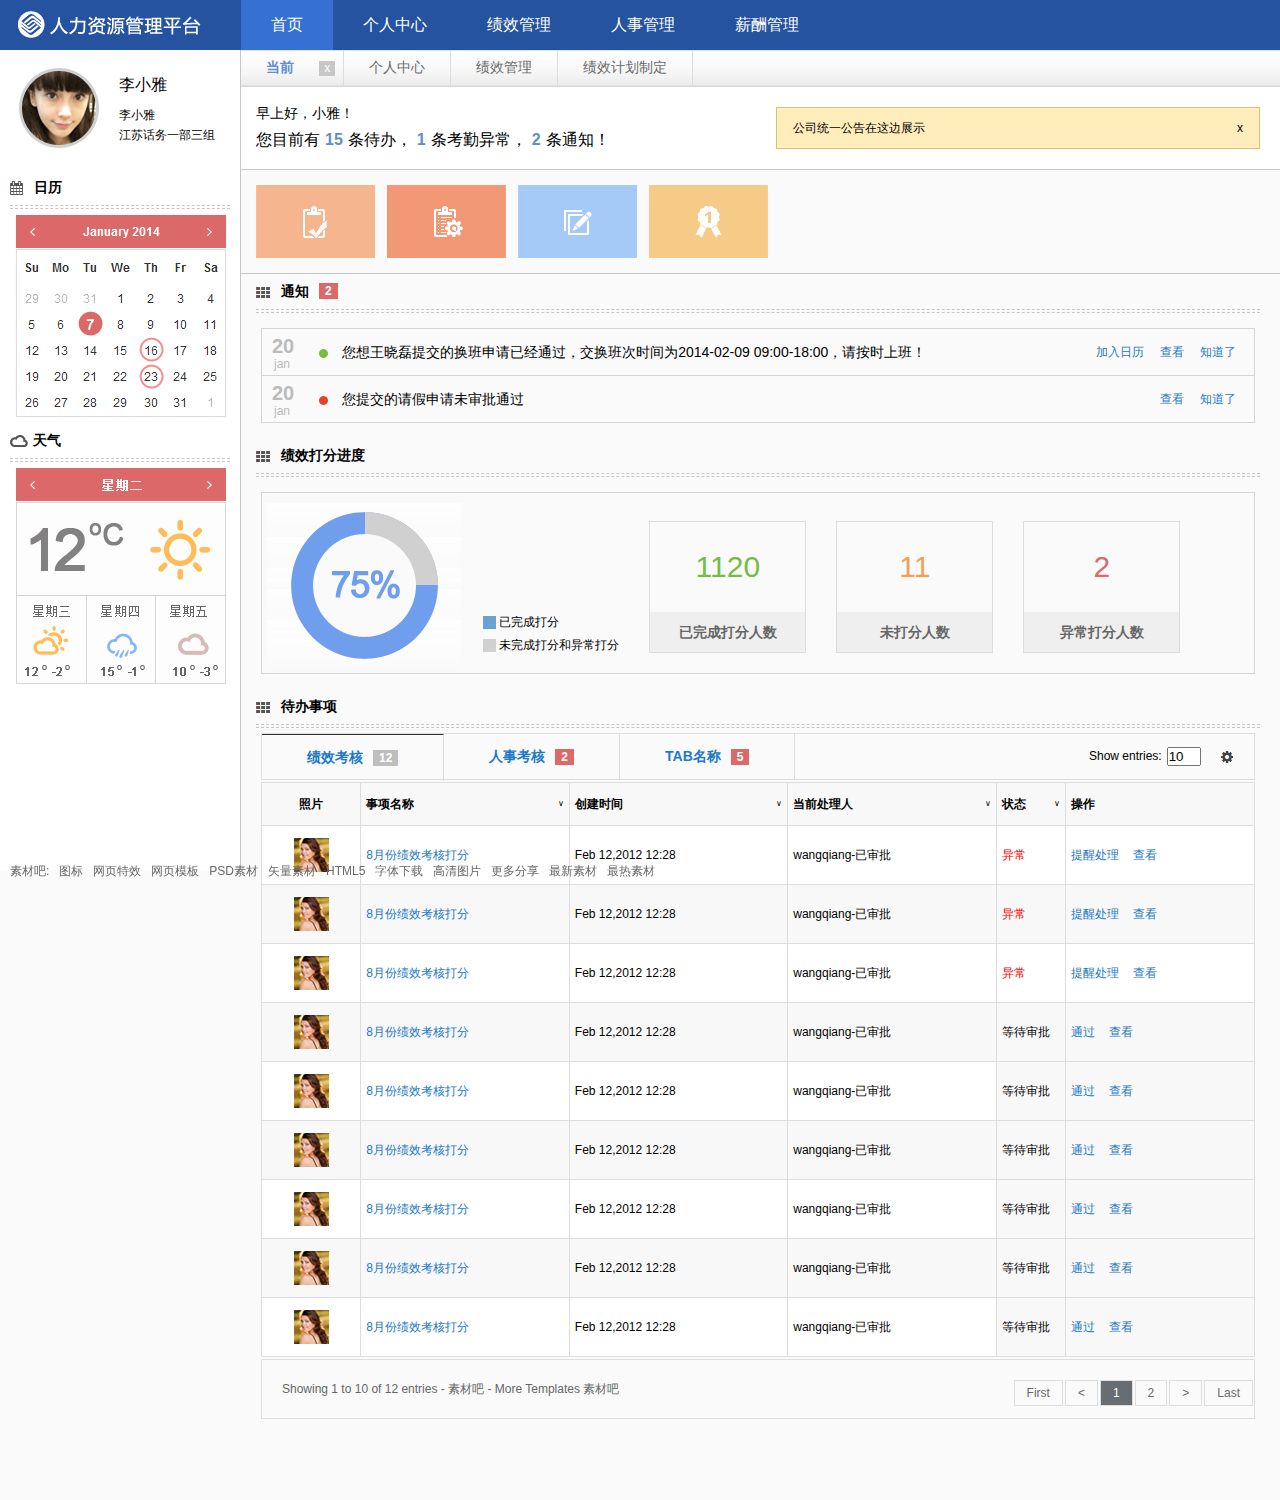
<file: site/蓝色的管理后台首页模板html下载/081-html-www.sucai888.com/index.html>
﻿<!DOCTYPE html PUBLIC "-//W3C//DTD XHTML 1.0 Transitional//EN" "http://www.w3.org/TR/xhtml1/DTD/xhtml1-transitional.dtd">
<html xmlns="http://www.w3.org/1999/xhtml">
<head>
<meta http-equiv="Content-Type" content="text/html; charset=utf-8" />
<meta name="description" content="人力资源管理平台" />
<title>人力管理平台后台界面-素材吧</title>
<link type="text/css" rel="stylesheet" href="css/css.css" />
</head>
<body>
<div class="header">
  <div class="top"> <img class="logo" src="images/logo.jpg" />
    <ul class="nav">
      <li class="seleli"><a href="#">首页</a></li>
      <li><a href="#">个人中心</a></li>
      <li><a href="#">绩效管理</a></li>
      <li><a href="#">人事管理</a></li>
      <li><a href="#">薪酬管理</a></li>
    </ul>
  </div>
</div>
<div class="container">
  <div class="leftbar">
    <div class="lm01"> <img class="peptx" src="images/tximg.jpg" />
      <div class="pepdet">
        <p class="pepname">李小雅</p>
        <p>李小雅</p>
        <p>江苏话务一部三组</p>
      </div>
      <div class="clear"></div>
    </div>
    <div class="lm02">
      <div class="title"><img class="icon" src="images/dataicon.jpg" />
        <h2>日历</h2>
      </div>
      <div class="detail"> <img class="" src="images/kj_01.jpg" /> </div>
    </div>
    <div class="lm03">
      <div class="title"><img style="padding-right:5px;" class="icon" src="images/weaicon.jpg" />
        <h2>天气</h2>
      </div>
      <div class="detail"> <img class="" src="images/kj_02.jpg" /> </div>
    </div>
  </div>
  <div class="mainbody">
    <div class="currmenu">
      <ul class="rig_nav">
        <li class="rig_seleli"><a href="#">当前</a><span> x </span></li>
        <li><a href="#">个人中心</a></li>
        <li><a href="#">绩效管理</a></li>
        <li><a href="#">绩效计划制定</a></li>
      </ul>
    </div>
    <div class="adtip">
      <div class="tip">
        <p class="goom">早上好，小雅！</p>
        <p>您目前有<span>15</span>条待办，<span>1</span>条考勤异常，<span>2</span>条通知！</p>
      </div>
      <div class="adv">
        <p>公司统一公告在这边展示</p>
        <span> x </span> </div>
    </div>
    <div class="rig_link">
      <ul>
        <li><a href="#"><img src="images/img_01.jpg" alt="" title=""></a></li>
        <li><a href="#"><img src="images/img_02.jpg" alt="" title=""></a></li>
        <li><a href="#"><img src="images/img_03.jpg" alt="" title=""></a></li>
        <li><a href="#"><img src="images/img_04.jpg" alt="" title=""></a></li>
      </ul>
    </div>
    <div class="rig_lm01">
      <div class="title"><img src="images/listicon.jpg" class="icon" style="padding-top:13px;">
        <h2>通知</h2>
        <span class="red_numb">2</span></div>
      <div class="detail">
        <div class="dat01"> <span class="datti"><span>20</span> <br />
          <span class="jan">jan</span></span> <span class="sqdeta"><img src="images/bs_03.jpg"> 您想王晓磊提交的换班申请已经通过，交换班次时间为2014-02-09  09:00-18:00，请按时上班！</span>
          <p class="linkbut"><a href="#">加入日历</a><a href="#">查看</a><a href="#">知道了</a></p>
        </div>
        <div class="dat02"> <span class="datti"><span>20</span> <br />
          <span class="jan">jan</span></span> <span class="sqdeta"><img src="images/bs_04.jpg"> 您提交的请假申请未审批通过</span>
          <p class="linkbut"><a href="#">查看</a><a href="#">知道了</a></p>
        </div>
      </div>
    </div>
    <div class="rig_lm02">
      <div class="title"><img src="images/listicon.jpg" class="icon" style="padding-top:13px;">
        <h2>绩效打分进度</h2>
      </div>
      <div class="detail">
        <div class="det_inner">
          <div class="jd"><img src="images/jd.jpg" alt="" title=""></div>
          <div class="bs">
            <p><img src="images/bs_01.jpg" alt="" title=""> 已完成打分</p>
            <p><img src="images/bs_02.jpg" alt="" title=""> 未完成打分和异常打分</p>
          </div>
          <div class="scordeti">
            <ul>
              <li>
                <p class="ywc">1120</p>
                <h3>已完成打分人数</h3>
              </li>
              <li>
                <p class="wwc">11</p>
                <h3>未打分人数</h3>
              </li>
              <li>
                <p class="ycd">2</p>
                <h3>异常打分人数</h3>
              </li>
            </ul>
          </div>
        </div>
      </div>
    </div>
    <div class="rig_lm03">
      <div class="title"><img src="images/listicon.jpg" class="icon" style="padding-top:13px;">
        <h2>待办事项</h2>
      </div>
      <div class="detail">
        <div class="inner03">
          <div id="tabCot_product" class="zhutitab">
            <div class="tabContainer">
              <ul class="tabHead" id="tabCot_product-li-currentBtn-">
                <li class="currentBtn"><a href="javascript:void(0)" title="绩效考核" rel="1">绩效考核</a><span class="grey_numb">12</span></li>
                <li ><a href="javascript:void(0)" title="人事考核" rel="2">人事考核</a><span class="red_numb">2</span></li>
                <li ><a href="javascript:void(0)" title="TAB名称" rel="3">TAB名称</a><span class="red_numb">5</span></li>
              </ul>
              <p class="shent"><span>Show entries: </span>
                <input style="width:30px;" type="text" value="10">
                <img src="images/sz.jpg" class="icon" style=""></p>
              <div class="clear"></div>
            </div>
            <div id="tabCot_product_1" class="tabCot" >
              <table class="tabindex" width="100%" border="0" cellpadding="0" cellspacing="0">
                <tr>
                  <th width="10%" bgcolor="#f8f8f8" scope="col"><div align="center">照片</div></th>
                  <th width="21%" bgcolor="#f8f8f8" scope="col"><span class="titlab">事项名称</span><span class="xila">&or;</span></th>
                  <th width="22%" bgcolor="#f8f8f8" scope="col"><span class="titlab">创建时间</span><span class="xila">&or;</span></th>
                  <th width="21%" bgcolor="#f8f8f8" scope="col"><span class="titlab">当前处理人</span><span class="xila">&or;</span></th>
                  <th width="7%" bgcolor="#f8f8f8" scope="col"><span class="titlab">状态</span><span class="xila">&or;</span></th>
                  <th width="19%" bgcolor="#f8f8f8" scope="col">操作</th>
                </tr>
                <tr>
                  <td bgcolor="#FFFFFF"><div align="center"><img src="images/tx.jpg"></div></td>
                  <td class="datacol" bgcolor="#FFFFFF">8月份绩效考核打分</td>
                  <td bgcolor="#FFFFFF">Feb 12,2012  12:28</td>
                  <td bgcolor="#FFFFFF">wangqiang-已审批</td>
                  <td class="yccol" bgcolor="#FFFFFF">异常</td>
                  <td class="czcol" bgcolor="#FFFFFF"><a href="#">提醒处理</a>&nbsp;&nbsp;&nbsp;&nbsp;<a href="#">查看</a></td>
                </tr>
                <tr>
                  <td bgcolor="#f8f8f8"><div align="center"><img src="images/tx.jpg"></div></td>
                  <td class="datacol" bgcolor="#f8f8f8">8月份绩效考核打分</td>
                  <td bgcolor="#f8f8f8">Feb 12,2012  12:28</td>
                  <td bgcolor="#f8f8f8">wangqiang-已审批</td>
                  <td class="yccol" bgcolor="#f8f8f8">异常</td>
                  <td class="czcol" bgcolor="#f8f8f8"><a href="#">提醒处理</a>&nbsp;&nbsp;&nbsp;&nbsp;<a href="#">查看</a></td>
                </tr>
                <tr>
                  <td bgcolor="#FFFFFF"><div align="center"><img src="images/tx.jpg"></div></td>
                  <td class="datacol" bgcolor="#FFFFFF">8月份绩效考核打分</td>
                  <td bgcolor="#FFFFFF">Feb 12,2012  12:28</td>
                  <td bgcolor="#FFFFFF">wangqiang-已审批</td>
                  <td class="yccol" bgcolor="#FFFFFF">异常</td>
                  <td class="czcol" bgcolor="#FFFFFF"><a href="#">提醒处理</a>&nbsp;&nbsp;&nbsp;&nbsp;<a href="#">查看</a></td>
                </tr>
                <tr>
                  <td bgcolor="#f8f8f8"><div align="center"><img src="images/tx.jpg"></div></td>
                  <td class="datacol" bgcolor="#f8f8f8">8月份绩效考核打分</td>
                  <td bgcolor="#f8f8f8">Feb 12,2012  12:28</td>
                  <td bgcolor="#f8f8f8">wangqiang-已审批</td>
                  <td class="waitcol" bgcolor="#f8f8f8">等待审批</td>
                  <td class="czcol" bgcolor="#f8f8f8"><a href="#">通过</a>&nbsp;&nbsp;&nbsp;&nbsp;<a href="#">查看</a></td>
                </tr>
                <tr>
                  <td bgcolor="#FFFFFF"><div align="center"><img src="images/tx.jpg"></div></td>
                  <td class="datacol" bgcolor="#FFFFFF">8月份绩效考核打分</td>
                  <td bgcolor="#FFFFFF">Feb 12,2012  12:28</td>
                  <td bgcolor="#FFFFFF">wangqiang-已审批</td>
                  <td class="waitcol" bgcolor="#f8f8f8">等待审批</td>
                  <td class="czcol" bgcolor="#f8f8f8"><a href="#">通过</a>&nbsp;&nbsp;&nbsp;&nbsp;<a href="#">查看</a></td>
                </tr>
                <tr>
                  <td bgcolor="#f8f8f8"><div align="center"><img src="images/tx.jpg"></div></td>
                  <td class="datacol" bgcolor="#f8f8f8">8月份绩效考核打分</td>
                  <td bgcolor="#f8f8f8">Feb 12,2012  12:28</td>
                  <td bgcolor="#f8f8f8">wangqiang-已审批</td>
                  <td class="waitcol" bgcolor="#f8f8f8">等待审批</td>
                  <td class="czcol" bgcolor="#f8f8f8"><a href="#">通过</a>&nbsp;&nbsp;&nbsp;&nbsp;<a href="#">查看</a></td>
                </tr>
                <tr>
                  <td bgcolor="#FFFFFF"><div align="center"><img src="images/tx.jpg"></div></td>
                  <td class="datacol" bgcolor="#FFFFFF">8月份绩效考核打分</td>
                  <td bgcolor="#FFFFFF">Feb 12,2012  12:28</td>
                  <td bgcolor="#FFFFFF">wangqiang-已审批</td>
                  <td class="waitcol" bgcolor="#f8f8f8">等待审批</td>
                  <td class="czcol" bgcolor="#f8f8f8"><a href="#">通过</a>&nbsp;&nbsp;&nbsp;&nbsp;<a href="#">查看</a></td>
                </tr>
                <tr>
                  <td bgcolor="#f8f8f8"><div align="center"><img src="images/tx.jpg"></div></td>
                  <td class="datacol" bgcolor="#f8f8f8">8月份绩效考核打分</td>
                  <td bgcolor="#f8f8f8">Feb 12,2012  12:28</td>
                  <td bgcolor="#f8f8f8">wangqiang-已审批</td>
                  <td class="waitcol" bgcolor="#f8f8f8">等待审批</td>
                  <td class="czcol" bgcolor="#f8f8f8"><a href="#">通过</a>&nbsp;&nbsp;&nbsp;&nbsp;<a href="#">查看</a></td>
                </tr>
                <tr>
                  <td bgcolor="#FFFFFF"><div align="center"><img src="images/tx.jpg"></div></td>
                  <td class="datacol" bgcolor="#FFFFFF">8月份绩效考核打分</td>
                  <td bgcolor="#FFFFFF">Feb 12,2012  12:28</td>
                  <td bgcolor="#FFFFFF">wangqiang-已审批</td>
                  <td class="waitcol" bgcolor="#f8f8f8">等待审批</td>
                  <td class="czcol" bgcolor="#f8f8f8"><a href="#">通过</a>&nbsp;&nbsp;&nbsp;&nbsp;<a href="#">查看</a></td>
                </tr>
              </table>
              <div class="fanye">
                <p class="fytip">Showing 1 to 10 of 12 entries - <a target="_blank" href="http://www.sucai888.com/">素材吧</a> - More Templates <a href="http://www.sucai888.com/" target="_blank" title="素材吧">素材吧</a></p>
                <div class="yem">
                  <ul>
                    <li><a href="#">First</a></li>
                    <li><a href="#">&lt;</a></li>
                    <li class="sellify"><a href="#">1</a></li>
                    <li><a href="#">2</a></li>
                    <li><a href="#">&gt;</a></li>
                    <li><a href="#">Last</a></li>
                  </ul>
                </div>
              </div>
            </div>
            <div id="tabCot_product_2" class="tabCot"  style="display: none;"> 2222222222 </div>
            <div id="tabCot_product_3" class="tabCot"  style="display: none;"> 3333333333 </div>
            <script language="JavaScript" type="text/javascript" src="js/tab.js"></script> 
          </div>
        </div>
      </div>
    </div>
  </div>
</div>
<!--以下代码并不是素材部分，请自主删除以下代码-->    
<style>  
.pull-left{ float:left; display:inline; margin-left:10px; font-size:12px;}
.footjbl{ width:700px; margin:0 auto;position:fixed; bottom:20px; }
</style>   
<div class="footjbl">
<ul class="dropdown-menu nav-category" style="padding-top: 10px;">
  <li class="pull-left"><a href="http://www.sucai888.com" target="_blank">素材吧:</a></li> 
  <li class="pull-left"><a href="http://www.sucai888.com/category/tubiaosucai" target="_blank">图标</a></li> 
  <li class="pull-left"><a href="http://www.sucai888.com/category/texiao" target="_blank">网页特效</a> </li> 
  <li class="pull-left"><a href="http://www.sucai888.com/category/moban" target="_blank">网页模板</a> </li> 
  <li class="pull-left"><a href="http://www.sucai888.com/category/psdsucai" target="_blank">PSD素材</a> </li> 
  <li class="pull-left"><a href="http://www.sucai888.com/category/shiliangsucai" target="_blank">矢量素材</a> </li> 
  <li class="pull-left"><a href="http://www.sucai888.com/category/html5css3" target="_blank">HTML5</a> </li> 
  <li class="pull-left"><a href="http://www.sucai888.com/category/zitixiazai" target="_blank">字体下载</a> </li> 
  <li class="pull-left"><a href="http://www.sucai888.com/category/gaoqingtupiansucai" target="_blank">高清图片</a></li> 
  <li class="pull-left"><a href="http://www.sucai888.com/category/default" target="_blank">更多分享</a> </li> 
  <li class="pull-left"><a href="http://www.sucai888.com/pin/lastest" target="_blank">最新素材</a></li>
  <li class="pull-left"><a href="http://www.sucai888.com/pin/hot" target="_blank">最热素材</a></li>            
</ul>
</div>

<div class="footer"></div>
</body>
</html>
</file>
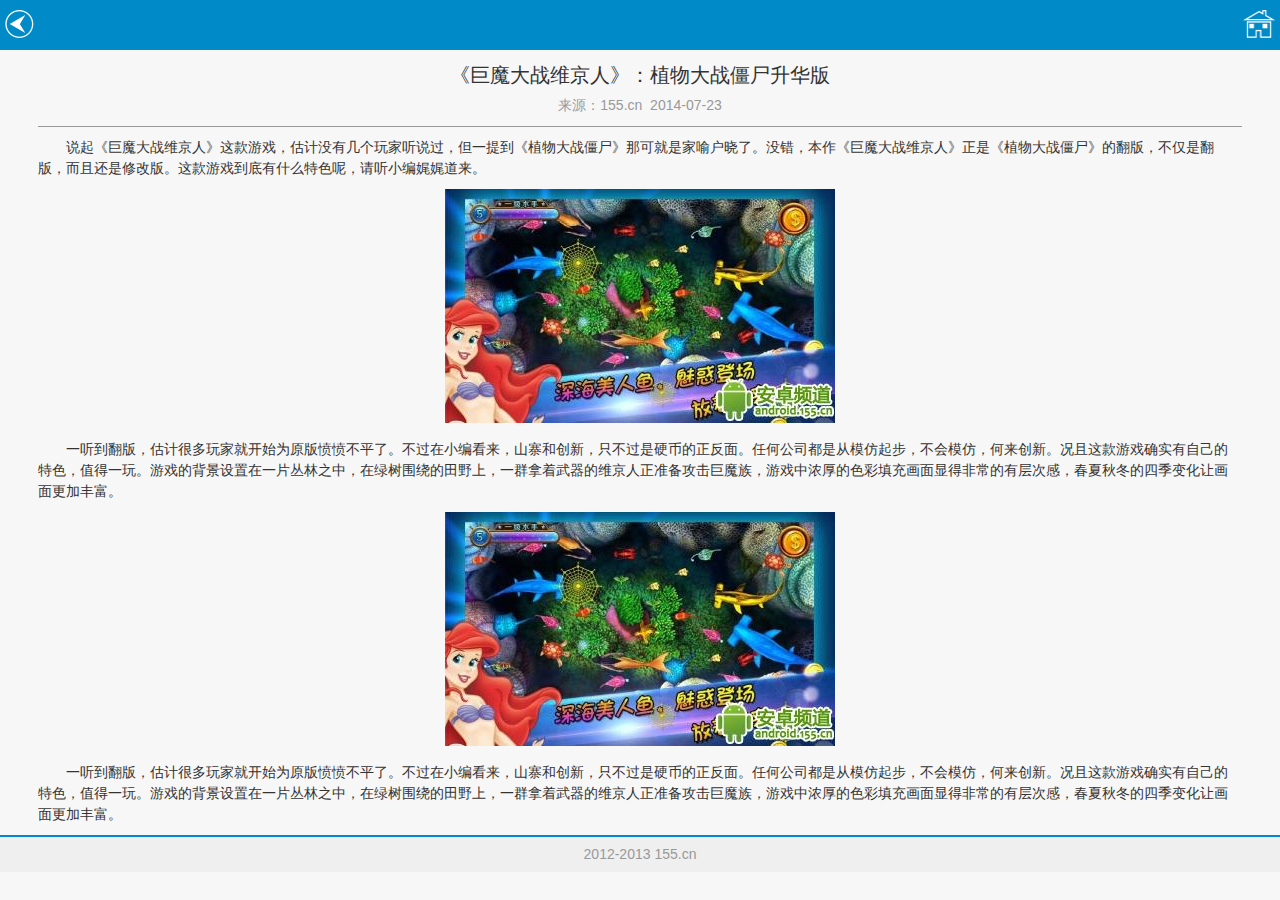
<file: site/App资讯手机网站模板下载/086-html-www.sucai888.com/information_detail.html>
<!DOCTYPE html>
<html lange="ZH">
<head>
  <meta charset="utf-8">
  <meta name="viewport" content="width=device-width, initial-scale=1.0, maximum-scale=1.0, minimum-scale=1.0, user-scalable=no">
  <meta name="apple-touch-fullscreen" content="yes"> <!--  一会试验下是否有必要存在 -->
  <meta name="apple-mobile-web-app-capable" content="yes">
  <meta name="apple-mobile-web-app-status-bar-style" content="black">
  <meta name="format-detection" content="telephone=no">
  <meta http-equiv="x-rim-auto-match" content="none"/>
  <meta name="HandheldFriendly" content="true"/>
  <title>资讯详情页</title>
  <link rel="stylesheet" href="css/widget.css">
  <link rel="stylesheet" href="css/idangerous.swiper.css">
  <link rel="stylesheet" href="css/index.css">
  <script src="js/jquery.min.js" type="text/javascript"></script>
  <script src="js/idangerous.swiper-2.1.min.js"></script>
  <script src="js/info.js" type="text/javascript"></script>
</head>
<body>
  <div class="wrapper">
    <header class="gameinfo_hd info_hd">
      <div class="i_top">
        <a href="javascript:history.go(-1);" class="goback mt10"><i class="base goback"></i></a>
        <a href="index.html" class="home mt10"><i class="base home"></i></a>
      </div>
    </header>
    <section class="info_content">
      <h1 class="mt10">《巨魔大战维京人》：植物大战僵尸升华版</h1>
      <p class="from">来源：155.cn&nbsp;&nbsp;2014-07-23</p>
      <div class="cons mt10">
        <p class="wenzi"> 说起《巨魔大战维京人》这款游戏，估计没有几个玩家听说过，但一提到《植物大战僵尸》那可就是家喻户晓了。没错，本作《巨魔大战维京人》正是《植物大战僵尸》的翻版，不仅是翻版，而且还是修改版。这款游戏到底有什么特色呢，请听小编娓娓道来。</p>
        <p class="t-center"><img src="images/con_img.jpg" alt=""></p>
        <p class="wenzi">一听到翻版，估计很多玩家就开始为原版愤愤不平了。不过在小编看来，山寨和创新，只不过是硬币的正反面。任何公司都是从模仿起步，不会模仿，何来创新。况且这款游戏确实有自己的特色，值得一玩。游戏的背景设置在一片丛林之中，在绿树围绕的田野上，一群拿着武器的维京人正准备攻击巨魔族，游戏中浓厚的色彩填充画面显得非常的有层次感，春夏秋冬的四季变化让画面更加丰富。</p>
        <p class="t-center"><img src="images/con_img.jpg" alt=""></p>
        <p class="wenzi">一听到翻版，估计很多玩家就开始为原版愤愤不平了。不过在小编看来，山寨和创新，只不过是硬币的正反面。任何公司都是从模仿起步，不会模仿，何来创新。况且这款游戏确实有自己的特色，值得一玩。游戏的背景设置在一片丛林之中，在绿树围绕的田野上，一群拿着武器的维京人正准备攻击巨魔族，游戏中浓厚的色彩填充画面显得非常的有层次感，春夏秋冬的四季变化让画面更加丰富。</p>
      </div>
    </section>
  </div>
  <footer class="footbottom">
    <p>2012-2013 155.cn</p>
  </footer>
  <script>
  $(function(){
    var mySwiper = new Swiper('.swiper-container',{
      pagination: '.pagination',
      paginationClickable: true,
      mode: 'vertical'
    });

    $('.coninfo').tabs({
        tabSelector: 'nav.sidenavbar a',
        current: 'current',
        tabPanel: 'div.con_box',
        animate: 'fadeIn'
    });
  })
  </script>
</body>
</html>
</file>
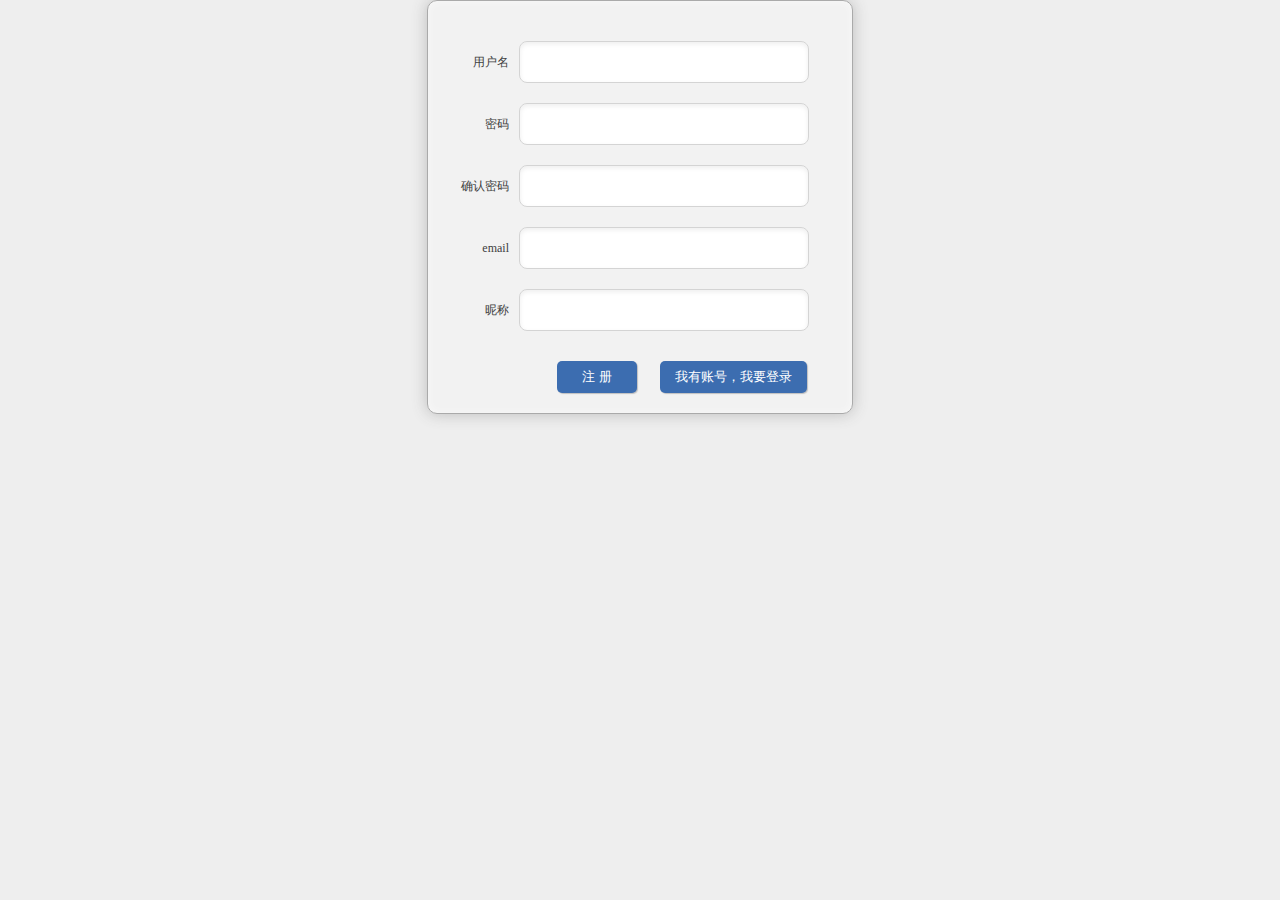
<file: site/JQuery注册表单验证例子/0183-jquery-www.sucai888.com/demo.html>
<!DOCTYPE html PUBLIC "-//W3C//DTD XHTML 1.0 Transitional//EN" "http://www.w3.org/TR/xhtml1/DTD/xhtml1-transitional.dtd">
<html xmlns="http://www.w3.org/1999/xhtml">
<head>
<meta http-equiv="Content-Type" content="text/html; charset=utf-8" />
<title>Easy-Demo</title>

<link rel="stylesheet" href="css/style.css">

<script type="text/javascript" src="js/jquery-2.1.0.min.js"></script>
<script type="text/javascript" src="js/easyform.js"></script>

</head>
<body>

<div class="form-div">
    <form id="reg-form" action="" method="post">

        <table>
            <tr>
                <td>用户名</td>
                <td><input name="uid" type="text" id="uid" easyform="length:4-16;char-normal;real-time;" message="用户名必须为4—16位的英文字母或数字" easytip="disappear:lost-focus;theme:blue;" ajax-message="用户名已存在!">
                </td>
            </tr>
            <tr>
                <td>密码</td>
                <td><input name="psw1" type="password" id="psw1" easyform="length:6-16;" message="密码必须为6—16位" easytip="disappear:lost-focus;theme:blue;"></td>
            </tr>
            <tr>
                <td>确认密码</td>
                <td><input name="psw2" type="password" id="psw2" easyform="length:6-16;equal:#psw1;" message="两次密码输入要一致" easytip="disappear:lost-focus;theme:blue;"></td>
            </tr>
            <tr>
                <td>email</td>
                <td><input name="email" type="text" id="email" easyform="email;real-time;" message="Email格式要正确" easytip="disappear:lost-focus;theme:blue;" ajax-message="这个Email地址已经被注册过，请换一个吧!"></td>
            </tr>
            <tr>
                <td>昵称</td>
                <td><input name="nickname" type="text" id="nickname" easyform="length:2-16" message="昵称必须为2—16位" easytip="disappear:lost-focus;theme:blue;"></td>
            </tr>            
        </table>

		<div class="buttons">
			<input value="注 册" type="submit" style="margin-right:20px; margin-top:20px;">
			<input value="我有账号，我要登录" type="button" style="margin-right:45px; margin-top:20px;">
        </div>
		
        <br class="clear">
    </form>
</div>

<script type="text/javascript">
$(document).ready(function(){
	$('#reg-form').easyform();
});
</script>

</body>
</html>
</file>
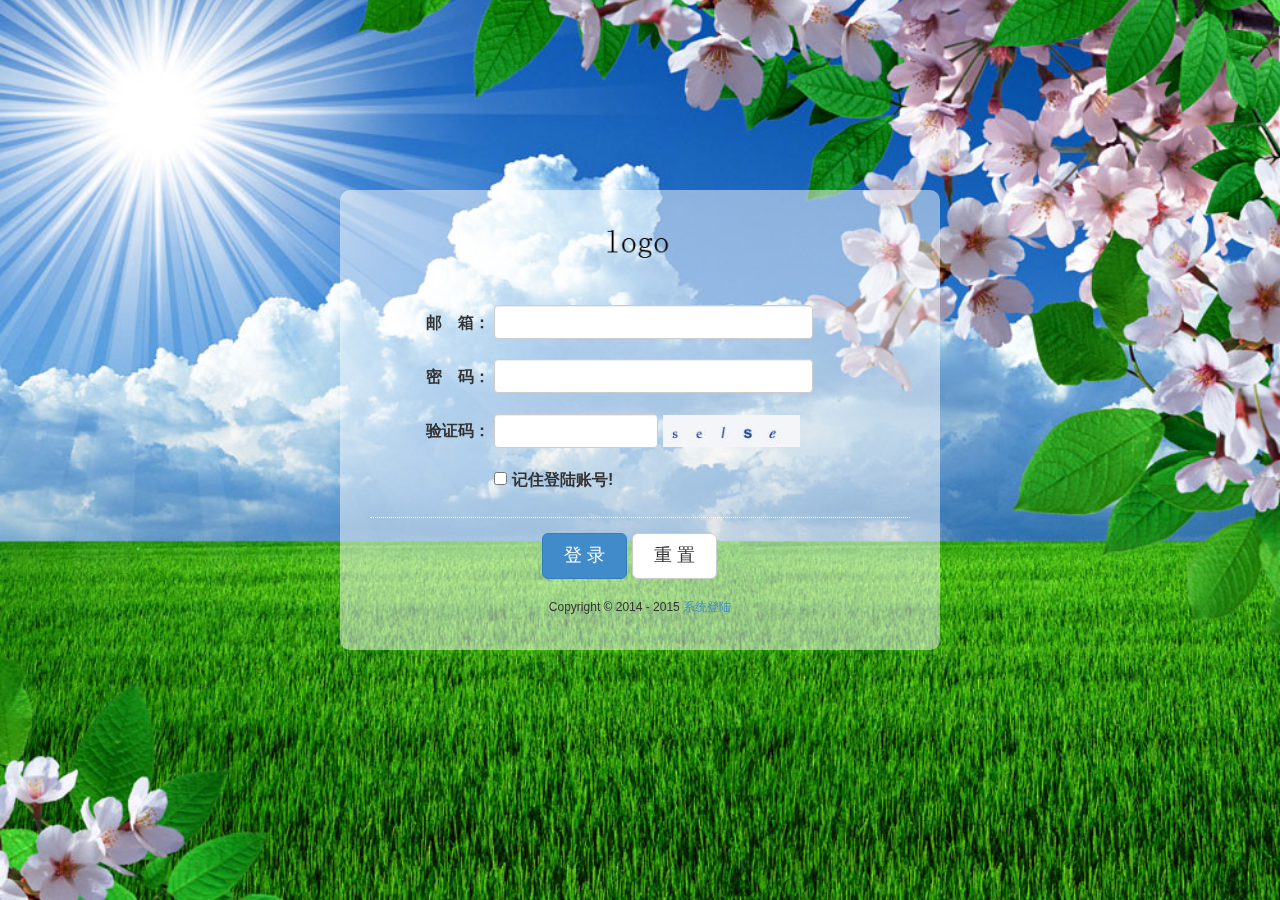
<file: site/JQuery背景全屏自动切换的登录模板_/0182-jquery-www.sucai888.com/demo.html>
<!DOCTYPE html>
<html lang="en" class="no-js">

<head>

<meta charset="utf-8">
<title>JQuery背景图片全屏自动切换的登录界面-素材吧</title>
<meta name="viewport" content="width=device-width, initial-scale=1.0">
<meta name="description" content="">
<meta name="author" content="">

<!-- CSS -->

<link rel="stylesheet" href="css/supersized.css">
<link rel="stylesheet" href="css/login.css">
<link href="css/bootstrap.min.css" rel="stylesheet">
<!-- HTML5 shim, for IE6-8 support of HTML5 elements -->
<!--[if lt IE 9]>
	<script src="http://html5shim.googlecode.com/svn/trunk/html5.js"></script>
<![endif]-->
<script src="js/jquery-1.8.2.min.js"></script>
<script type="text/javascript" src="js/jquery.form.js"></script>
<script type="text/javascript" src="js/tooltips.js"></script>
<script type="text/javascript" src="js/login.js"></script>
</head>

<body>

<div class="page-container">
	<div class="main_box">
		<div class="login_box">
			<div class="login_logo">
				<img src="images/logo.png" >
			</div>
		
			<div class="login_form">
				<form action="index.html" id="login_form" method="post">
					<div class="form-group">
						<label for="j_username" class="t">邮　箱：</label> 
						<input id="email" value="" name="email" type="text" class="form-control x319 in" 
						autocomplete="off">
					</div>
					<div class="form-group">
						<label for="j_password" class="t">密　码：</label> 
						<input id="password" value="" name="password" type="password" 
						class="password form-control x319 in">
					</div>
					<div class="form-group">
						<label for="j_captcha" class="t">验证码：</label>
						 <input id="j_captcha" name="j_captcha" type="text" class="form-control x164 in">
						<img id="captcha_img" alt="点击更换" title="点击更换" src="images/captcha.jpeg" class="m">
					</div>
					<div class="form-group">
						<label class="t"></label>
						<label for="j_remember" class="m">
						<input id="j_remember" type="checkbox" value="true">&nbsp;记住登陆账号!</label>
					</div>
					<div class="form-group space">
						<label class="t"></label>　　　
						<button type="button"  id="submit_btn" 
						class="btn btn-primary btn-lg">&nbsp;登&nbsp;录&nbsp </button>
						<input type="reset" value="&nbsp;重&nbsp;置&nbsp;" class="btn btn-default btn-lg">
					</div>
				</form>
			</div>
		</div>
		<div class="bottom">Copyright &copy; 2014 - 2015 <a href="#">系统登陆</a></div>
	</div>
</div>

<!-- Javascript -->

<script src="js/supersized.3.2.7.min.js"></script>
<script src="js/supersized-init.js"></script>
<script src="js/scripts.js"></script>
<!--以下代码并不是素材部分，请自主删除以下代码-->    
<style>  
.pull-left{ float:left; display:inline; margin-left:10px; font-size:12px;}
.footjbl{ width:700px; margin:0 auto;position:fixed; bottom:20px; }
</style>   
<div class="footjbl">
<ul class="dropdown-menu nav-category" style="padding-top: 10px;">
  <li class="pull-left"><a href="http://www.sucai888.com" target="_blank">素材吧:</a></li> 
  <li class="pull-left"><a href="http://www.sucai888.com/category/tubiaosucai" target="_blank">图标</a></li> 
  <li class="pull-left"><a href="http://www.sucai888.com/category/texiao" target="_blank">网页特效</a> </li> 
  <li class="pull-left"><a href="http://www.sucai888.com/category/moban" target="_blank">网页模板</a> </li> 
  <li class="pull-left"><a href="http://www.sucai888.com/category/psdsucai" target="_blank">PSD素材</a> </li> 
  <li class="pull-left"><a href="http://www.sucai888.com/category/shiliangsucai" target="_blank">矢量素材</a> </li> 
  <li class="pull-left"><a href="http://www.sucai888.com/category/html5css3" target="_blank">HTML5</a> </li> 
  <li class="pull-left"><a href="http://www.sucai888.com/category/zitixiazai" target="_blank">字体下载</a> </li> 
  <li class="pull-left"><a href="http://www.sucai888.com/category/gaoqingtupiansucai" target="_blank">高清图片</a></li> 
  <li class="pull-left"><a href="http://www.sucai888.com/category/default" target="_blank">更多分享</a> </li> 
  <li class="pull-left"><a href="http://www.sucai888.com/pin/lastest" target="_blank">最新素材</a></li>
  <li class="pull-left"><a href="http://www.sucai888.com/pin/hot" target="_blank">最热素材</a></li>            
</ul>
</div>
</body>
</html>
</file>
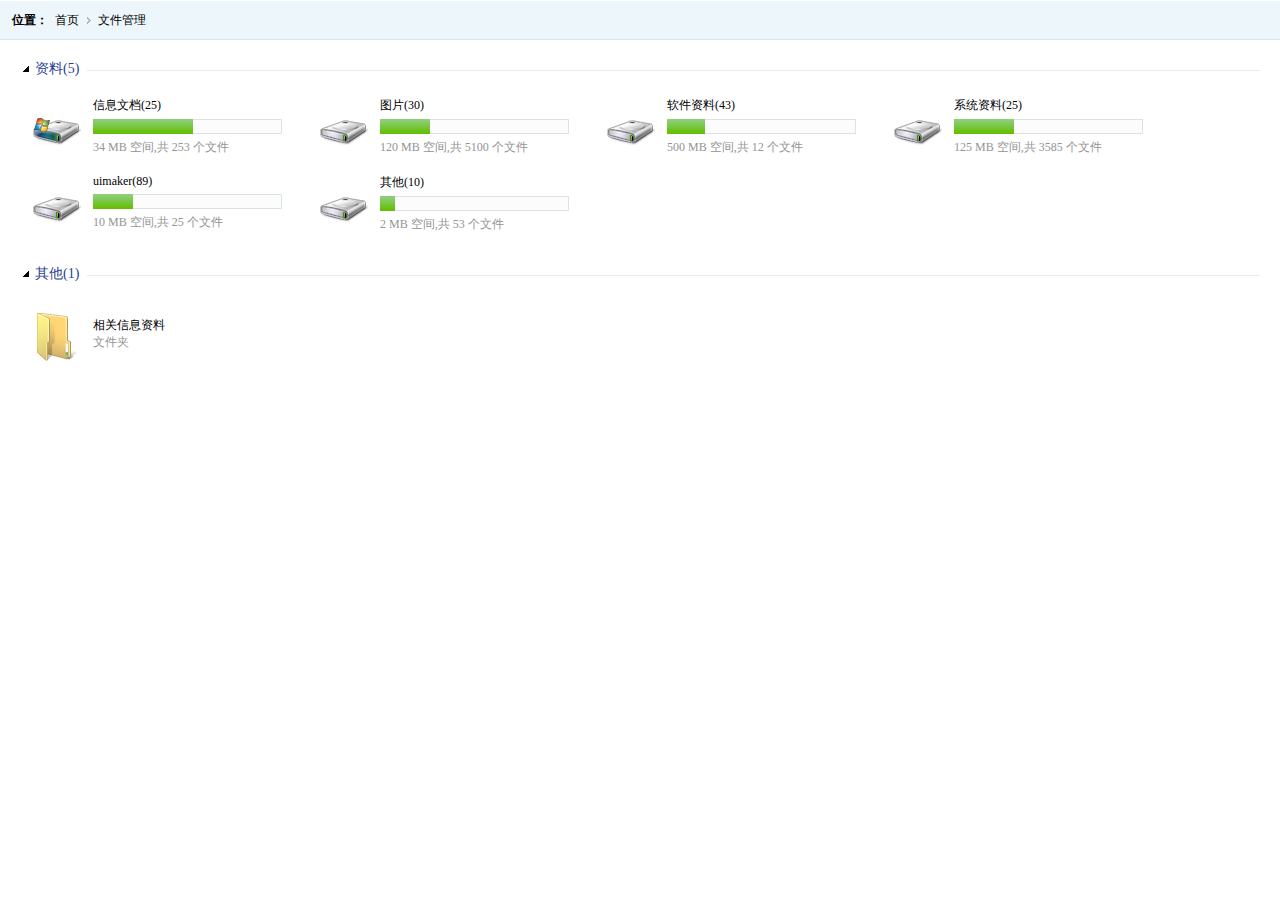
<file: site/漂亮的后台界面模板html整站下载_/089-html-www.sucai888.com/computer.html>
<!DOCTYPE html PUBLIC "-//W3C//DTD XHTML 1.0 Transitional//EN" "http://www.w3.org/TR/xhtml1/DTD/xhtml1-transitional.dtd">
<html xmlns="http://www.w3.org/1999/xhtml">
<head>
<meta http-equiv="Content-Type" content="text/html; charset=utf-8" />
<title>无标题文档</title>
<link href="css/style.css" rel="stylesheet" type="text/css" />
<script type="text/javascript" src="js/jquery.js"></script>

<script language="javascript">
$(function(){	
	//导航切换
	$(".disklist li").click(function(){
		$(".disklist li.selected").removeClass("selected")
		$(this).addClass("selected");
	})	
})	
</script>

</head>


<body>

	<div class="place">
    <span>位置：</span>
    <ul class="placeul">
    <li><a href="#">首页</a></li>
    <li><a href="#">文件管理</a></li>
    </ul>
    </div>
    
    <div class="comtitle">
    <span><img src="images/clist.png" /></span>
    <h2>资料(5)</h2>
    <div class="rline"></div>
    </div>
    
    
    <ul class="disklist">
    
    <li>
    <a href="filelist.html">
    <div class="dleft1"></div>    
    <div class="dright">
    <h2>信息文档(25)</h2>
    <div class="dinfo"><span style="width:100px;"></span></div>
    <p>34 MB 空间,共 253 个文件</p>    
    </div>
    </a>
    </li>
    
    <li>
    <div class="dleft"></div>    
    <div class="dright">
    <h2>图片(30)</h2>
    <div class="dinfo"><span style="width:50px;"></span></div>
    <p>120 MB 空间,共 5100 个文件</p>    
    </div>
    </li>
    
    <li>
    <div class="dleft"></div>    
    <div class="dright">
    <h2>软件资料(43)</h2>
    <div class="dinfo"><span style="width:38px;"></span></div>
    <p>500 MB 空间,共 12 个文件</p>    
    </div>
    </li>
    
    <li>
    <div class="dleft"></div>    
    <div class="dright">
    <h2>系统资料(25)</h2>
    <div class="dinfo"><span style="width:60px;"></span></div>
    <p>125 MB 空间,共 3585 个文件</p>    
    </div>
    </li>
    
    <li class="selected">
    <div class="dleft"></div>    
    <div class="dright">
    <h2>uimaker(89)</h2>
    <div class="dinfo"><span style="width:40px;"></span></div>
    <p>10 MB 空间,共 25 个文件</p>    
    </div>
    </li>
    
    <li>
    <div class="dleft"></div>    
    <div class="dright">
    <h2>其他(10)</h2>
    <div class="dinfo"><span style="width:15px;"></span></div>
    <p>2 MB 空间,共 53 个文件</p>    
    </div>
    </li>
    
    
    </ul>
    
    
    
    <div class="comtitle">
    <span><img src="images/clist.png" /></span>
    <h2>其他(1)</h2>
    <div class="rline"></div>
    </div>
    
    
    <ul class="disklist">
    <li>
    <div class="dleft2"></div>    
    <div class="dright">
    <h3>相关信息资料</h3>
    <p>文件夹</p>    
    </div>
    </li>  
    </ul>
    
    
   

</body>

</html>
</file>
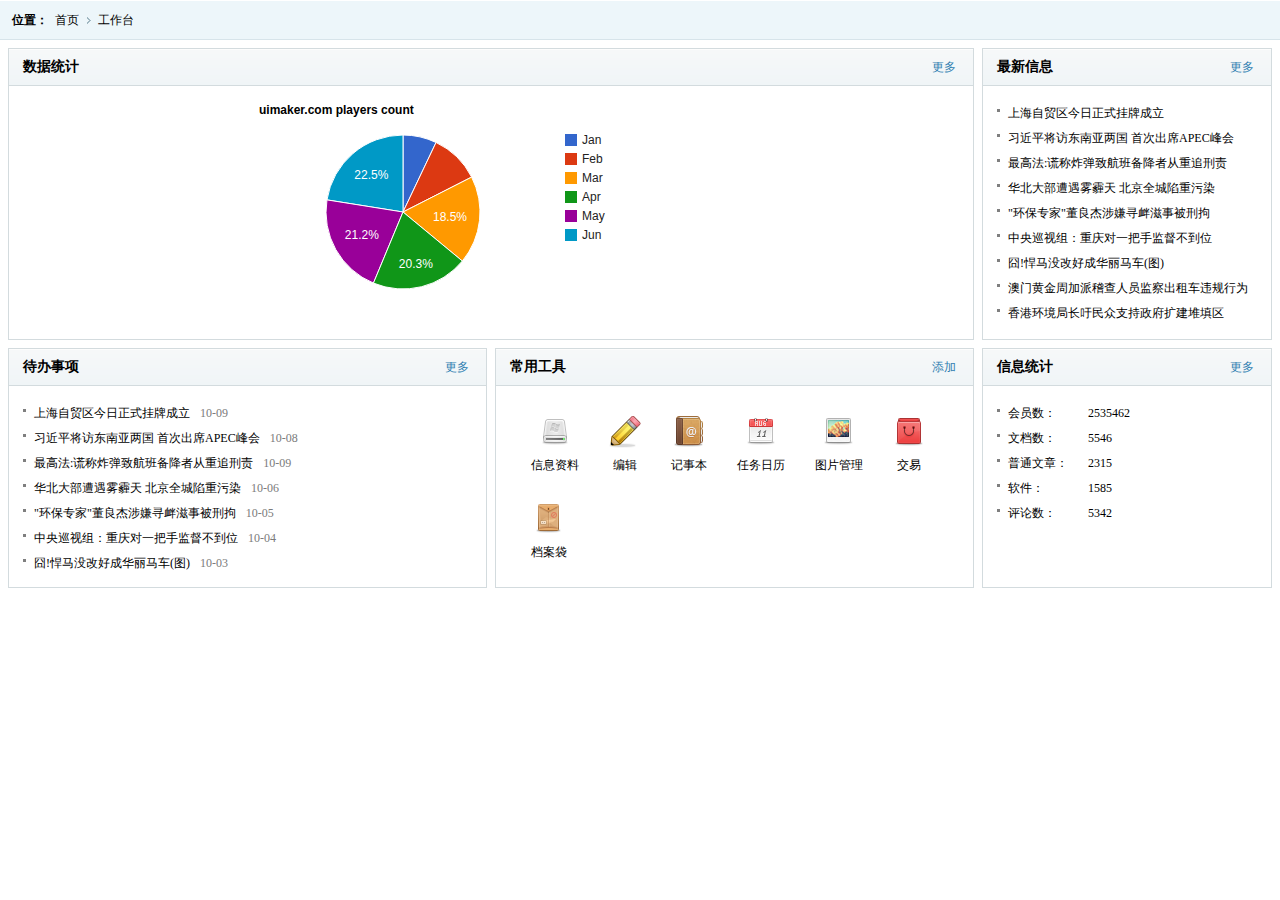
<file: site/漂亮的后台界面模板html整站下载_/089-html-www.sucai888.com/default.html>
<!DOCTYPE html PUBLIC "-//W3C//DTD XHTML 1.0 Transitional//EN" "http://www.w3.org/TR/xhtml1/DTD/xhtml1-transitional.dtd">
<html xmlns="http://www.w3.org/1999/xhtml">
<head>
<meta http-equiv="Content-Type" content="text/html; charset=utf-8" />
<title>无标题文档</title>
<link href="css/style.css" rel="stylesheet" type="text/css" />
<script type="text/javascript" src="js/jquery.js"></script>
<script type="text/javascript" src="js/jsapi.js"></script>
<script type="text/javascript" src="js/format+zh_CN,default,corechart.I.js"></script>		
<script type="text/javascript" src="js/jquery.gvChart-1.0.1.min.js"></script>
<script type="text/javascript" src="js/jquery.ba-resize.min.js"></script>

<script type="text/javascript">
		gvChartInit();
		jQuery(document).ready(function(){

		jQuery('#myTable5').gvChart({
				chartType: 'PieChart',
				gvSettings: {
					vAxis: {title: 'No of players'},
					hAxis: {title: 'Month'},
					width: 650,
					height: 250
					}
			});
		});
		</script>
</head>


<body>

	<div class="place">
    <span>位置：</span>
    <ul class="placeul">
    <li><a href="#">首页</a></li>
    <li><a href="#">工作台</a></li>
    </ul>
    </div>
    
    
    <div class="mainbox">
    
    <div class="mainleft">
    
    
    <div class="leftinfo">
    <div class="listtitle"><a href="#" class="more1">更多</a>数据统计</div>
        
    <div class="maintj">  
    <table id='myTable5'>
				<caption>uimaker.com players count</caption>
				<thead>
					<tr>
						<th></th>
						<th>Jan</th>
						<th>Feb</th>
						<th>Mar</th>
						<th>Apr</th>
						<th>May</th>
						<th>Jun</th>
						<th>Jul</th>
						<th>Aug</th>
						<th>Sep</th>
						<th>Oct</th>
						<th>Nov</th>
						<th>Dec</th>
					</tr>
				</thead>
					<tbody>
					<tr>
						<th>2010</th>
						<td>125</td>
						<td>185</td>
						<td>327</td>
						<td>359</td>
						<td>376</td>
						<td>398</td>
						<td>0</td>
						<td>0</td>
						<td>0</td>
						<td>0</td>
						<td>0</td>
						<td>0</td>
					</tr>
				</tbody>
			</table>  
    </div>
    
    </div>
    <!--leftinfo end-->
    
    
    <div class="leftinfos">
    
   
    <div class="infoleft">
    
    <div class="listtitle"><a href="#" class="more1">更多</a>待办事项</div>    
    <ul class="newlist">
    <li><a href="#">上海自贸区今日正式挂牌成立</a><b>10-09</b></li>
    <li><a href="#">习近平将访东南亚两国 首次出席APEC峰会</a><b>10-08</b></li>
    <li><a href="#">最高法:谎称炸弹致航班备降者从重追刑责</a><b>10-09</b></li>
    <li><a href="#">华北大部遭遇雾霾天 北京全城陷重污染</a><b>10-06</b></li>
    <li><a href="#">"环保专家"董良杰涉嫌寻衅滋事被刑拘</a><b>10-05</b></li>
    <li><a href="#">中央巡视组：重庆对一把手监督不到位</a><b>10-04</b></li>
    <li><a href="#">囧!悍马没改好成华丽马车(图)</a><b>10-03</b></li>
    </ul>   
    
    </div>
    
    
    <div class="inforight">
    <div class="listtitle"><a href="#" class="more1">添加</a>常用工具</div>
    
    <ul class="tooli">
    <li><span><img src="images/d01.png" /></span><p><a href="#">信息资料</a></p></li>
    <li><span><img src="images/d02.png" /></span><p><a href="#">编辑</a></p></li>
    <li><span><img src="images/d03.png" /></span><p><a href="#">记事本</a></p></li>
    <li><span><img src="images/d04.png" /></span><p><a href="#">任务日历</a></p></li>
    <li><span><img src="images/d05.png" /></span><p><a href="#">图片管理</a></p></li>
    <li><span><img src="images/d06.png" /></span><p><a href="#">交易</a></p></li>
    <li><span><img src="images/d07.png" /></span><p><a href="#">档案袋</a></p></li>    
    </ul>
    
    </div>
    
    
    </div>
    
    
    </div>
    <!--mainleft end-->
    
    
    <div class="mainright">
    
    
    <div class="dflist">
    <div class="listtitle"><a href="#" class="more1">更多</a>最新信息</div>    
    <ul class="newlist">
    <li><a href="#">上海自贸区今日正式挂牌成立</a></li>
    <li><a href="#">习近平将访东南亚两国 首次出席APEC峰会</a></li>
    <li><a href="#">最高法:谎称炸弹致航班备降者从重追刑责</a></li>
    <li><a href="#">华北大部遭遇雾霾天 北京全城陷重污染</a></li>
    <li><a href="#">"环保专家"董良杰涉嫌寻衅滋事被刑拘</a></li>
    <li><a href="#">中央巡视组：重庆对一把手监督不到位</a></li>
    <li><a href="#">囧!悍马没改好成华丽马车(图)</a></li>
    <li><a href="#">澳门黄金周加派稽查人员监察出租车违规行为</a></li>
    <li><a href="#">香港环境局长吁民众支持政府扩建堆填区</a></li> 
    </ul>        
    </div>
    
    
    <div class="dflist1">
    <div class="listtitle"><a href="#" class="more1">更多</a>信息统计</div>    
    <ul class="newlist">
    <li><i>会员数：</a></i>2535462</li>
    <li><i>文档数：</a></i>5546</li>
    <li><i>普通文章：</a></i>2315</li>
    <li><i>软件：</a></i>1585</li>
    <li><i>评论数：</a></i>5342</li>    
    </ul>        
    </div>
    
    

    
    
    </div>
    <!--mainright end-->
    
    
    </div>



</body>
<script type="text/javascript">
	setWidth();
	$(window).resize(function(){
		setWidth();	
	});
	function setWidth(){
		var width = ($('.leftinfos').width()-12)/2;
		$('.infoleft,.inforight').width(width);
	}
</script>
</html>
</file>
<file: site/非常简洁的后台管理系统模版html下载包括登录页和管理页面，兼容IE6+/css/facebox.css>
#facebox {
  position: absolute;
  top: 0;
  left: 0;
  z-index: 100;
  text-align: left;
}


#facebox .popup{
  position:relative;
  border:3px solid rgba(0,0,0,0);
  -webkit-border-radius:5px;
  -moz-border-radius:5px;
  border-radius:5px;
  -webkit-box-shadow:0 0 18px rgba(0,0,0,0.4);
  -moz-box-shadow:0 0 18px rgba(0,0,0,0.4);
  box-shadow:0 0 18px rgba(0,0,0,0.4);
}

#facebox .content {
	display:table;
	width: 475px;
	padding: 20px;
	background: #fff;
	-webkit-border-radius:4px;
	-moz-border-radius:4px;
	border-radius:4px;
}

#facebox .content > p:first-child{
  margin-top:0;
}
#facebox .content > p:last-child{
  margin-bottom:0;
}

#facebox .close{
  position:absolute;
  top:5px;
  right:5px;
  padding:2px;
  background:#fff;
}
#facebox .close img{
	opacity:0.5;
}
#facebox .close:hover img{
  opacity:1.0;
}

#facebox .loading {
  text-align: center;
}

#facebox .image {
  text-align: center;
}

#facebox img {
  border: 0;
  margin: 0;
}

#facebox_overlay {
  position: fixed;
  top: 0px;
  left: 0px;
  height:100%;
  width:100%;
}

.facebox_hide {
  z-index:-100;
}

.facebox_overlayBG {
  background-color: #000;
  z-index: 99;
}
</file>
<file: site/094-html-www.sucai888.com/095-html-www.sucai888.com/css/login2.css>
html {
	
}
body {
	font-family:"Microsoft Yahei";
	font-size:12px;
	margin:0;
background: #fff url(../images/1.jpg) 50% 0 no-repeat;}
ul {
	padding:0;
	margin:0;
}
ul li {
	list-style-type:none;
}
a {
	text-decoration:none;
}
a:hover {
	text-decoration:none;color:#f00;
}
.cl{ clear: both;}
input[type="text"]:focus, input[type="password"]:focus {
	outline:none;
}
input::-ms-clear {
	display:none;
}
.login {
	margin:0 auto;
	width:370px;
	border:2px solid #eee;
	border-bottom:none;
	position:relative;
}
.header {
	height:50px;
	border-bottom:1px solid #e2e2e2;
	position:relative;
	font-family:"Microsoft Yahei";
}
.header .switch {
	height:45px;
	position:absolute;
	left:60px;
	bottom:0;
	font-size:16px;
}
.header .switch #switch_qlogin {
	margin-right:85px;
}
.header .switch .switch_btn {
	color:#999;
	display:inline-block;
	height:45px;
	line-height:45px;
	outline:none;
	*hide-focus:expression(this.hideFocus=true);
}
.header .switch .switch_btn_focus {
	color:#333;
	display:inline-block;
	height:45px;
	line-height:45px;
	outline:none;
	*hide-focus:expression(this.hideFocus=true);
}
.header .switch .switch_btn:hover {
	color:#333;
	text-decoration:none;
}
.header .switch .switch_btn_focus:hover {
	text-decoration:none;
}
#switch_bottom {
	position:absolute;
	bottom:-1px;_bottom:-2px;
	border-bottom:2px solid #848484;
}

.web_login {
	width:370px;
	position:relative;
}
#web_login{_left:60px;*left:0;}
.web_login .login_form {
	width:272px;
	margin:0 auto;
}
.web_login .reg_form {
	width:300px;
	margin:0 auto;
}
.web_login .input-tips {
	float:left;
	margin-top:10px;
	width:50px;
	height:42px;
	font-size:16px;
	line-height:42px;
	font-family:"Hiragino Sans GB", "Microsoft Yahei";
}
.web_login .input-tips2 {
	float:left;
	text-align:right;
	padding-right:10px;
	width:75px;
	height:30px;
	font-size:16px;
	margin-top:10px;
	clear:both;
	line-height:30px;
	font-family:"Hiragino Sans GB", "Microsoft Yahei";
}
.web_login .inputOuter {
	width:200px;
	height:42px;
	margin-top:10px;
	float:left;
	
}
.web_login .inputOuter2 {
	width:200px;
	margin-top:6px;margin-top:5px\9;
	float:left;
	
}
.web_login .inputstyle {
	width:200px;
	height:38px;
	padding-left:5px;
	line-height:30px;line-height:38px;
	border:1px solid #D7D7D7;
	background:#fff;
	color:#333;border-radius:2px;
	font-family:Verdana, Tahoma, Arial;
	font-size:16px;
	ime-mode:disabled;
}
.web_login input.inputstyle2:focus,.web_login input.inputstyle:focus{border:1px solid #198BD4;box-shadow:0 0 2px #198BD4;}
.web_login .inputstyle2 {
	width:200px;
	height:34px;
	padding-left:5px;
	line-height:34px;
	border:1px solid #D7D7D7;
	background:#fff;
	color:#333;border-radius:2px;
	font-family:Verdana, Tahoma, Arial;
	font-size:16px;
	ime-mode:disabled;
}
.web_login .uinArea {
	height:55px;
	position:relative;
	z-index:10;
}
.web_login .pwdArea {
	height:55px;
	margin-bottom:10px;
	position:relative;
	z-index:3;
}
.web_qr_login {
	position:relative;
	
	overflow:hidden;
}

.cue {
	height:40px;
	line-height:40px;
	font-size:14px;
	border:1px #CCCCCC solid;
	margin-top:10px;margin-bottom:5px;
	text-align:center;
	font-family:"Hiragino Sans GB", "Microsoft Yahei";
}
.login {
	background-color:#ffffff;
}

h1{margin:80px auto 50px auto;text-align:center;color:#fff;margin-left:-25px;font-size:35px;font-weight: bold;text-shadow: 0px 1px 1px #555;}
h1 sup{
    font-size: 18px;
    font-style: normal;
    position: absolute;
    margin-left: 10px;}
.login {border:0;padding:5px 0;
background: #fff;
margin: 0 auto;
-webkit-box-shadow: 1px 1px 2px 0 rgba(0, 0, 0, .3);
box-shadow: 1px 1px 2px 0 rgba(0, 0, 0, .3);}

.web_login{padding-bottom:20px;}

.jianyi{color:#fff;text-align:center;margin-top:25px;color:#B3B8C4;}
.reg_form li {
height: 55px;
}
.cue {
margin-top: 15px;
margin-bottom: 10px;border:1px solid #eee;border-radius:3px;
}
.web_login input.inputstyle2:focus, .web_login input.inputstyle:focus {
border: 1px solid #5796f;
box-shadow: 0 0 0;
}
.web_login .reg_form {
width: 300px;
margin: 0 auto;
}
.web_login .inputstyle2 {border-radius:2px;width:210px;}
.web_login .input-tips2 {
padding-right: 5px;
width: 80px;_width: 75px;_font-size:12px;}
.button_blue
{
	display:inline-block;
	float:left;
	height:41px;border-radius:4px;
	background:#2795dc;border:none;cursor:pointer;
	border-bottom:3px solid #0078b3;*border-bottom:none;
	color:#fff;
	font-size:16px;padding:0 10px;*width:140px;
	text-align:center;outline:none;font-family: "Microsoft Yahei",Arial, Helvetica, sans-serif;
}
input.button_blue:hover
{
	background:#0081c1;
	border-bottom:3px solid #006698;*border-bottom:none;
	color:#fff;
	text-decoration:none;
}
a.zcxy {text-decoration: underline;line-height:58px;margin-left:15px;color: #959ca8;}
.web_login .login_form {margin-top:30px;}
.web_login .uinArea {
height: 60px;}
.header .switch{left:70px;}
</file>
<file: site/App资讯手机网站模板下载/086-html-www.sucai888.com/css/widget.css>
html,
body,
div,
ul,
ol,
li,
dl,
dt,
dd,
h1,
h2,
h3,
h4,
h5,
pre,
form,
p,
blockquote,
input,
textarea,
abbr,
article,
aside,
figcaption,
figure,
footer,
header,
mark,
meter,
menu,
nav,
output,
progress,
section,
summary,
time {
  margin: 0;
  padding: 0;
  vertical-align: baseline;
}
ul,
ol {
  list-style: none;
}
iframe,
a,
img,
button {
  border: 0;
}
table {
  border-collapse: collapse;
  border-spacing: 0;
}
article,
aside,
footer,
header,
hgroup,
nav,
section,
figure,
figcaption {
  display: block;
}
a,
a:hover {
  text-decoration: none;
}
.clear {
  clear: both;
}
.fleft {
  float: left;
}
.fright {
  float: right;
}
.clearfix:before,
.clearfix:after {
  content: "";
  display: table;
}
.clearfix:after {
  clear: both;
  overflow: hidden;
}
.hidden {
  display: none;
}
.t-left {
  text-align: left;
}
.t-center {
  text-align: center;
}
.t-right {
  text-align: right;
}
em,
i,
s {
  font-style: normal;
}
body {
  word-wrap: break-word;
  -webkit-text-size-adjust: none;
}
input[type=submit],
input[type=button],
input[type=text],
textarea,
button,
select {
  font-size: 1em;
  outline: none;
  -webkit-appearance: none;
}
::-webkit-scrollbar {
  width: 0;
  height: 0;
}
header.page_hd div.top {
  background-color: #333333;
}
header.page_hd div.top a {
  line-height: 0;
  display: block;
  width: 114px;
  margin: 0 10px;
}
header.page_hd div.top a img {
  height: 40px;
  margin: 5px 0;
}
header.page_hd div.search {
  padding: 10px;
  display: -moz-box;
  display: -webkit-box;
  display: box;
}
header.page_hd div.search input.ipt {
  display: block;
  width: 70%;
  height: 14px;
  line-height: 14px;
  padding: 10px 10px;
  border: 1px solid #cccccc;
  color: #333333;
  font-size: 16px;
  margin-right: 3px;
}
header.page_hd div.search input.sbt {
  display: block;
  width: 22%;
  height: 36px;
  text-align: center;
  font-size: 16px;
  color: #fff;
  background-color: #cc3333;
  cursor: pointer;
  border: none;
}
header.page_hd nav.navbar {
  background-color: #efefef;
  border: 1px solid #cccccc;
  border-width: 1px 0;
}
header.page_hd nav.navbar a {
  display: inline-block;
  width: 20%;
  height: 45px;
  line-height: 45px;
  color: #ffffff;
  font-size: 16px;
  text-align: center;
  color: #333333;
}
header.page_hd nav.navbar a:hover,
header.page_hd nav.navbar a.current {
  background-color: #008bc8;
  color: #ffffff;
}
header.gameinfo_hd div {
  position: relative;
  background-color: #008bc8;
}
header.gameinfo_hd div h1 {
  padding: 15px 50px;
  margin: 0 auto;
  font-size: 20px;
  line-height: 1.2em;
  color: #FFF;
  text-align: center;
}
header.gameinfo_hd div a {
  display: block;
  position: absolute;
}
header.gameinfo_hd div a.goback {
  left: 5px;
  top: 0;
  width: 29px;
  height: 28px;
}
header.gameinfo_hd div a.home {
  top: 0;
  right: 5px;
  width: 32.5px;
  height: 28px;
}
header.info_hd div {
  height: 50px;
}
footer.footbottom {
  border-top: 2px solid #008bc8;
}
footer.footbottom p {
  text-align: center;
  color: #999999;
  background-color: #efefef;
  height: 35px;
  line-height: 35px;
}
.mt10 {
  margin-top: 10px;
}
.mt15 {
  margin-top: 15px;
}
.mt20 {
  margin-top: 20px;
}
.mt25 {
  margin-top: 25px;
}
.mt30 {
  margin-top: 30px;
}
.mb10 {
  margin-bottom: 10px;
}
.mb15 {
  margin-bottom: 15px;
}
.mb20 {
  margin-bottom: 20px;
}
.mb25 {
  margin-bottom: 25px;
}
.mb30 {
  margin-bottom: 30px;
}
.ml10 {
  margin-left: 10px;
}
.ml15 {
  margin-left: 15px;
}
.ml20 {
  margin-left: 20px;
}
.mr10 {
  margin-right: 10px;
}
.mr15 {
  margin-right: 15px;
}
.mr20 {
  margin-right: 20px;
}
.mr25 {
  margin-right: 25px;
}
.pt10 {
  padding-top: 10px;
}
.pt15 {
  padding-top: 15px;
}
.pr20 {
  padding-right: 20px;
}
.pl10 {
  padding-left: 10px;
}
p.line {
  font-size: 0;
  line-height: 0;
  overflow: hidden;
  border-bottom: 1px solid #cccccc;
  margin-top: 5px;
}
.f_14 {
  font-size: 14px;
}
.f_16 {
  font-size: 16px;
}
body {
  font: normal 14px/1.5 Arial, STHeiti, Microsoft YaHei, simsun, Helvetica, sans-serif;
  color: #333333;
  background-color: #f7f7f7;
}
input,
textarea:-webkit-input-placeholder {
  color: #999999;
}
input,
textarea:-moz-placeholder {
  color: #999999;
}
input,
textarea:-ms-input-placeholder {
  color: #999999;
}
input.onholder {
  color: #999999;
}
span.onholder {
  color: #999999;
  position: absolute;
}
a {
  color: #008bc8;
  outline-style: none;
}
a.a_grey {
  color: #999999;
}
.yellow {
  color: #cc3333;
}
.blue {
  color: #008bc8;
}
i.base,
span.base {
  display: inline-block;
  line-height: 0;
  font-size: 0;
  overflow: hidden;
  vertical-align: middle;
}
i.download,
span.download {
  width: 29px;
  height: 29px;
  background: url(../images/download.png) no-repeat 0 0;
  -webkit-background-size: 150px 150px;
  -moz-background-size: 150px 150px;
  -o-background-size: 150px 150px;
  background-size: 150px 150px;
}
i.goback,
span.goback {
  width: 29px;
  height: 28px;
  background: url(../images/download.png) no-repeat -33.5px 0;
  -webkit-background-size: 150px 150px;
  -moz-background-size: 150px 150px;
  -o-background-size: 150px 150px;
  background-size: 150px 150px;
}
i.home,
span.home {
  width: 32.5px;
  height: 28px;
  background: url(../images/download.png) no-repeat -67px 0;
  -webkit-background-size: 150px 150px;
  -moz-background-size: 150px 150px;
  -o-background-size: 150px 150px;
  background-size: 150px 150px;
}
i.xing,
span.xing {
  width: 78px;
  height: 14.5px;
  background: url(../images/download.png) no-repeat 0 -34.5px;
  -webkit-background-size: 150px 150px;
  -moz-background-size: 150px 150px;
  -o-background-size: 150px 150px;
  background-size: 150px 150px;
}
i.xingwrap,
span.xingwrap {
  width: 78px;
  height: 14.5px;
  background: url(../images/download.png) no-repeat 0 -49px;
  -webkit-background-size: 150px 150px;
  -moz-background-size: 150px 150px;
  -o-background-size: 150px 150px;
  background-size: 150px 150px;
}
div.wrapper {
  width: 100%;
}
h1.ttl {
  border-bottom: 1px solid #cccccc;
  height: 39px;
}
h1.ttl p {
  font-size: 18px;
  font-weight: normal;
  height: 38px;
  width: 120px;
  text-align: center;
  line-height: 38px;
  margin-bottom: -1px;
  border-bottom: 2px solid #008bc8;
}
a.more {
  display: block;
  width: 100%;
  height: 30px;
  line-height: 30px;
  background-color: #efefef;
  text-align: center;
  color: #008bc8;
}
a.more:hover {
  background-color: #cccccc;
}
</file>
<file: site/App资讯手机网站模板下载/086-html-www.sucai888.com/css/index.css>
ul.list li {
  position: relative;
  padding: 10px 10px;
}
ul.list li p {
  padding-right: 40px;
  color: #999999;
}
ul.list li p img {
  width: 74px;
  height: 74px;
  border-radius: 5px;
  float: left;
  margin-right: 10px;
}
ul.list li p em {
  font-size: 16px;
}
ul.list li a.download {
  display: block;
  /* -webkit-box-flex: 1;      OLD - iOS 6-, Safari 3.1-6
          -moz-box-flex: 1;         OLD - Firefox 19-
          -webkit-flex: 1; 
          -ms-flex: 1;              IE 10
          flex: 1; */
  position: absolute;
  top: 10px;
  right: 10px;
}
ul.nav_side {
  overflow: hidden;
}
ul.nav_side li {
  width: 24%;
  float: left;
  height: 40px;
  line-height: 40px;
  margin-right: 1%;
  border-bottom: 2px solid #efefef;
  text-align: center;
}
ul.nav_side li a {
  display: block;
  color: #333333;
  text-align: center;
}
ul.nav_side li:hover,
ul.nav_side li.current {
  border-bottom-color: #cc3333;
}
ul.info_con {
  padding: 10px 0;
}
ul.info_con li {
  overflow: hidden;
  height: 30px;
  line-height: 30px;
  padding: 0 10px;
}
ul.info_con a {
  display: block;
  width: 75%;
  float: left;
  color: #333333;
}
ul.info_con em {
  display: block;
  float: right;
  widows: 25%;
  color: #999999;
}
.swiper-container {
  width: 100%;
  height: 150px;
  color: #fff;
  text-align: center;
}
.red-slide {
  background: #ca4040;
}
.blue-slide {
  background: #4390ee;
}
.orange-slide {
  background: #ff8604;
}
.green-slide {
  background: #49a430;
}
.pink-slide {
  background: #973e76;
}
.swiper-slide img {
  width: 100%;
  height: 150px;
}
.swiper-slide .title {
  font-style: italic;
  font-size: 42px;
  margin-top: 80px;
  margin-bottom: 0;
  line-height: 45px;
}
.swiper-slide p {
  font-style: italic;
  font-size: 25px;
}
.pagination {
  position: absolute;
  z-index: 20;
  left: 10px;
  top: 10px;
}
.swiper-pagination-switch {
  display: block;
  width: 8px;
  height: 8px;
  border-radius: 8px;
  background: #555;
  margin: 0 0px 5px;
  opacity: 0.8;
  border: 1px solid #fff;
  cursor: pointer;
}
.swiper-active-switch {
  background: #fff;
}
div.game_con {
  position: relative;
}
div.game_con dl {
  padding: 15px 10px 20px 20px;
}
div.game_con dl dt {
  float: left;
}
div.game_con dl dt img {
  width: 74px;
  height: 74px;
  border-radius: 5px;
  margin-right: 10px;
}
div.game_con dl dd {
  margin-left: 85px;
  font-size: 18px;
}
div.game_con a {
  position: absolute;
  right: 10px;
  top: 30px;
  display: block;
  width: 50px;
}
div.coninfo {
  width: 94%;
  margin: 0 auto;
}
div.coninfo nav.sidenavbar {
  background-color: #efefef;
  border: 1px solid #cccccc;
  border-width: 1px 0;
}
div.coninfo nav.sidenavbar a {
  display: inline-block;
  width: 33%;
  height: 45px;
  line-height: 45px;
  color: #ffffff;
  font-size: 16px;
  text-align: center;
  color: #333333;
}
div.coninfo nav.sidenavbar a:hover,
div.coninfo nav.sidenavbar a.current {
  background-color: #008bc8;
  color: #ffffff;
}
div.coninfo .con_box {
  padding: 5px;
  margin-top: 5px;
  background-color: #efefef;
}
div.coninfo .con_box .imgshow {
  width: 100%;
  overflow-x: auto;
  overflow-y: hidden;
  white-space: nowrap;
}
div.coninfo .con_box .imgshow img {
  margin-right: 5px;
}
div.coninfo .con_box dl.jianjie {
  font-size: 16px;
  padding: 5px;
}
div.coninfo .con_box ul.commend {
  background-color: #fff;
}
div.coninfo .con_box ul.commend li {
  height: 35px;
  line-height: 35px;
  font-size: 16px;
}
div.coninfo .con_box ul.commend li p {
  float: left;
}
div.coninfo .con_box ul.commend li p.infocmer {
  width: 100%;
  overflow: hidden;
  white-space: nowrap;
  text-overflow: ellipsis;
  width: 25%;
}
div.coninfo .con_box ul.commend li p.com_con {
  width: 100%;
  overflow: hidden;
  white-space: nowrap;
  text-overflow: ellipsis;
  width: 75%;
}
div.coninfo .con_box ul.commend li:nth-child(even) {
  background-color: #efefef;
}
div.coninfo .con_box textarea.txt {
  width: 100%;
  height: 150px;
  overflow-y: auto;
  border: 1px solid #999999;
  background-color: #fff;
  margin: 10px 0;
  font-size: 14px;
  resize: none;
}
div.coninfo .con_box input.sbtm {
  width: 20%;
  height: 36px;
  line-height: 36px;
  border: none;
  padding: 0;
  text-align: center;
  background: #007AB3;
  color: #fff;
}
section.tuijian {
  width: 94%;
  margin: 0 auto;
}
section.tuijian p {
  padding: 20px 5px 10px 5px;
  font-size: 16px;
}
section.tuijian div.tui_con {
  overflow: hidden;
}
section.tuijian div.tui_con a {
  display: block;
  float: left;
  width: 25%;
  text-align: center;
  color: #333333;
}
section.tuijian div.tui_con img {
  width: 74px;
  height: 74px;
  border-radius: 5px;
}
section.info_content {
  width: 94%;
  margin: 0 auto;
}
section.info_content h1 {
  font-size: 20px;
  font-weight: normal;
  text-align: center;
}
section.info_content p.from {
  color: #999999;
  text-align: center;
  padding: 5px 0 10px 0;
  border-bottom: 1px solid #999999;
}
section.info_content div.cons p {
  margin-bottom: 10px;
}
section.info_content div.cons p.wenzi {
  text-indent: 2em;
}
section.info_content div.cons p img {
  max-width: 80%;
  text-align: center;
}
</file>
<file: site/蓝色的管理后台首页模板html下载/081-html-www.sucai888.com/css/css.css>
@charset "utf-8";
body, h1, h2, h3, h4, h5, h6, hr, p, form, blockquote, dl, dd, pre {
	margin:0;
}
button, th, td {
	padding:0;
}
ul, ol, textarea, input {
	margin:0;
	padding:0;
}
ul, ol {
	list-style: none;
}
table {
	border-collapse:collapse;
	border-spacing:0;
}
h1, h2, h3, h4, h5, h6 {
	font-size:100%;
	font-weight:normal;
}
fieldset, img {
	border:0;
}
select, input, img, select {
	vertical-align:middle;
}
.button {
	color:#fff;
}
input {
}
select, textarea {
}
h2 {
	font-family:"Microsoft YaHei";
	font-weight:700;
}
body {
	font:12px/1.5em Arial;
	color:#000;
	background:#fafafa;
}
a {
	text-decoration: none;
	color:#696969;
}
a:hover {
	text-decoration: underline;
	color:#696969;
}
.clear {
	clear:both;
}
/*----------------------------------top----------------------------------*/
.header {
	height: 50px;
	margin: 0 auto;
	background:#2553a0;
}
.header .top {
}
.header .top .logo {
	float: left;
	height: 39px;
	padding-left: 10px;
	padding-right: 34px;
	padding-top: 5px;
	width: 197px;
}
.nav {
	float:left;
}
.nav li {
	float: left;
	height: 50px;
	line-height: 50px;
}
.nav li a {
	color: #FFFFFF;
	display: block;
	font-family: "Arial";
	font-size: 16px;
	padding: 0 30px;
}
.nav li a:hover {
	background:#3570d2;
	text-decoration:none;
}
.seleli a {
	background:#3570d2;
}
/*----------------------------------container-----------------------------*/

.container {
	height:auto!important;
	height:850px;
	min-height:850px;
}
/*----------------------------------left----------------------------------*/
.leftbar {
	background: none repeat scroll 0 0 #FFFFFF;
	border-right: 1px solid #C8C7C7;
	float: left;
	height: auto !important;
	height:800px;
	min-height: 800px;
	padding: 10px;
	width: 220px;
}
.lm01 {
	padding-bottom:15px;
}
.peptx {
	float:left;
}
.pepdet {
	float: left;
	padding-left: 10px;
	padding-top: 15px;
}
.pepdet p {
	line-height: 20px;
	width: 100%;
}
.pepname {
	color: #000000;
	font-size: 16px;
	padding-bottom: 10px;
	font-family:"Microsoft YaHei";
}
.title {
	height:35px;
	line-height:35px;
	border-bottom:1px dashed #C8C7C7;
}
.detail {
	border-top: 1px dashed #C8C7C7;
	margin-top: 2px;
	padding: 5px;
}
.lm02 .icon, .lm03 .icon {
	float:left;
	padding-right: 11px;
	padding-top: 11px;
}
.lm02 h2, .lm03 h2 {
	float:left;
	font-size:14px;
}
/*----------------------------------mainbody-------------------------------*/
.mainbody {
	margin-left:241px;
}
.currmenu {
	background: url("../images/rignavbg.jpg") repeat-x scroll left top;
	height: 37px;
}
.rig_nav li {
	float: left;
	line-height: 37px;
	border-right: 1px solid #DDDDDD;
}
.rig_nav li a {
	font-size: 14px;
	height: 35px;
	line-height: 35px;
	padding: 0 25px;
}
.rig_seleli span {
	background: none repeat scroll 0 0 #C8C7C7;
	color: #FFFFFF;
	margin-right: 8px;
	padding: 0 5px 1px 2px;
	cursor:pointer;
}
.rig_seleli a {
	color: #638EC7;
	font-weight: bold;
}
.adtip {
	background: none repeat scroll 0 0 #FFFFFF;
	border-bottom: 1px solid #C8C7C7;
	height: 82px;
}
.goom {
	font-size: 14px !important;
	padding-bottom: 5px;
}
.tip {
	float: left;
	padding: 15px;
}
.tip p {
	font-size: 16px;
	line-height: 22px;
}
.tip p span {
	color: #638EC7;
	font-size: 16px;
	font-weight: bold;
	padding: 0 5px;
}
.adv {
	background: none repeat scroll 0 0 #FFEDBB;
	border: 1px solid #DCC074;
	float: right;
	height: 40px;
	line-height: 40px;
	margin-right: 20px;
	margin-top: 20px;
	padding: 0 16px;
	width: 450px;
}
.adv p {
	float:left;
}
.adv span {
	float: right;
	cursor:pointer;
}
.rig_link {
	height: 73px;
	padding: 15px 20px 15px 15px;
	border-bottom: 1px solid #C8C7C7;
}
.rig_link ul li {
	float:left;
	padding-right: 12px;
}
.rig_lm01, .rig_lm02, .rig_lm03 {
	padding:0 20px 0 15px;
}
.rig_lm01 .icon, .rig_lm02 .icon, .rig_lm03 .icon {
	float:left;
	padding-right: 11px;
	padding-top: 11px;
}
.rig_lm01 h2, .rig_lm02 h2, .rig_lm03 h2 {
	float:left;
	font-size:14px;
}
.red_numb {
	background: none repeat scroll 0 0 #DB6969;
	color: #FFFFFF;
	font-weight: bold;
	margin-left: 10px;
	padding: 1px 6px;
}
.grey_numb {
	background: none repeat scroll 0 0 #bfbebe;
	color: #FFFFFF;
	font-weight: bold;
	margin-left: 10px;
	padding: 1px 6px;
}
.rig_lm01 .dat01 {
	border: 1px solid #D5D5D5;
	height: 30px;
	padding: 8px 10px;
	margin-top: 10px;
}
.rig_lm01 .dat02 {
	border: 1px solid #D5D5D5;
	border-top:none;
	height: 30px;
	padding: 8px 10px;
	margin-bottom:10px;
}
.dat01 span {
	float:left;
}
.dat02 span {
	float:left;
}
.sqdeta {
	font-size: 14px;
	line-height: 30px;
	padding-left: 25px;
	_margin-top:10px;
}
.sqdeta img {
	padding-right:10px;
}
.linkbut {
	float: right;
	line-height: 30px;
}
.linkbut a {
	color:#1d79c7;
	padding:0 8px;
}
.datti span {
	color: #BBBBBB;
	font-size: 20px;
	font-weight: bold;
}
.jan {
	font-size: 12px !important;
	font-weight: normal !important;
	padding-left: 2px;
}
.jd {
	float:left;
}
.jd img {
	margin-top:10px;
	padding-left: 5px;
}
.bs {
	float: left;
	padding-left: 22px;
	padding-top: 120px;
	padding-right: 30px;
}
.bs p {
	padding-bottom:5px;
}
.scordeti {
	float:left;
}
.scordeti ul li {
	border: 1px solid #DDDDDD;
	float: left;
	height: 130px;
	margin-right: 30px;
 *margin-right: 15px;
	margin-top: 28px;
	width: 155px;
}
.scordeti ul li p {
	font-size: 30px;
	height: 90px;
	line-height: 90px;
	text-align: center;
}
.ywc {
	color:#76bd42;
}
.wwc {
	color:#f3a056;
}
.ycd {
	color:#db6969;
}
/********************切换tabmenu*************************/
.tabContainer {
	border: 1px solid #DDDDDD;
	height: 45px;
	line-height: 45px;
	margin-bottom: 2px;
}
.tabContainer .tabHead {
	float:left;
}
.shent {
	float: right;
	width: 165px;
}
.tabContainer .tabHead li {
	border-right: 1px solid #DDDDDD;
	float: left;
	padding: 0 45px;
}
.tabContainer .tabHead li a {
	color: #1D79C7;
	font-size:14px;
	font-weight:bold;
}
.currentBtn {
	border-top: 1px solid #333333;
}
/********************切换tabmenu*************************/
.scordeti ul li h3 {
	background: none repeat scroll 0 0 #EFEFEF;
	color: #666666;
	font-size: 14px;
	font-weight: bold;
	height: 40px;
	line-height: 40px;
	text-align: center;
}
.rig_lm02 .detail .det_inner {
	border: 1px solid #D5D5D5;
	height: 180px;
	margin-bottom:10px;
	margin-top:10px;
}
.tabindex {
	border-collapse:collapse;
}
.tabindex tr th {
	border-collapse:collapse;
	border:1px solid #dddddd;
	text-align:left;
	padding: 12px 5px;
}
.tabindex tr td {
	border: 1px solid #DDDDDD;
	border-collapse: collapse;
	padding: 12px 5px;
	text-align:left;
}
.czcol a {
	color:#1D79C7;
}
.datacol {
	color:#1D79C7;
}
.yccol {
	color:#ff0000;
}
.fanye {
	border: 1px solid #DDDDDD;
	height: 58px;
	margin: 2px 0 76px;
}
.fytip {
	color:#666666;
	padding-left:20px;
	float:left;
	line-height: 58px;
}
.yem {
	float:right;
	margin-top: 20px;
}
.yem ul li {
	float:left;
}
.yem ul li a {
	border: 1px solid #DDDDDD;
	float: left;
	margin: 0 1px;
	padding: 3px 12px;
}
.sellify {
}
.sellify a {
	background: none repeat scroll 0 0 #676D71;
	color: #FFFFFF;
}
.titlab {
	float:left;
}
.xila {
	float:right;
	font-size:8px;
	font-weight:normal;
	cursor:pointer;
}
.shent span {
	float:left;
}
.shent input {
	float: left;
	margin-left: 5px;
	margin-right: 20px;
	margin-top: 13px;
}
.shent img {
	float:left;
	padding-top: 16px !important;
}
.tabCot {
	_width:99.7%;
}
/*----------------------------------footer-----------------------------*/
</file>
<file: site/JQuery注册表单验证例子/0183-jquery-www.sucai888.com/css/style.css>
@charset "utf-8";
*{margin:0;padding:0;list-style-type:none;}
a,img{border:0;}
body{font:16/180% Arial, Helvetica, sans-serif, "微软雅黑","黑体";background:#eee;text-align:center;}

table {border-collapse:collapse;border-spacing:0;}

td,th {padding:0;}


.clear {clear:both;}
.clear:before,.clear:after {content:"";display:table;}
.clear:after {clear:both;}

/* form-div */
.form-div{background-color:rgba(255,255,255,0.27); border-radius:10px; border:1px solid #aaa; width:424px; margin:0 auto;padding:30px 0 20px 0px; font-size:12px;box-shadow:inset 0px 0px 10px rgba(255,255,255,0.5),0px 0px 15px rgba(75,75,75,0.3); text-align:left;}

.form-div input[type="text"], .form-div input[type="password"], .form-div input[type="email"]{width:268px; margin:10px; line-height:20px; font-size:16px;}
.form-div input[type="checkbox"]{margin:20px 0 20px 10px;}
.form-div input[type="button"],.form-div input[type="submit"]{margin:10px 20px 0 0;}

.form-div table{margin:0 auto; text-align:right; color:rgba(64,64,64,1.00);}
.form-div table img{vertical-align:middle; margin:0 0 5px 0;}
.footer{color:rgba(64,64,64,1.00); font-size:12px; margin-top:30px;}
.form-div .buttons{float:right;}

input[type="text"], input[type="password"], input[type="email"] {
    border-radius:8px;
    box-shadow:inset 0 2px 5px #eee;
    padding:10px;
    border:1px solid #D4D4D4;
    color:#333333;
    margin-top:5px;
}
input[type="text"]:focus, input[type="password"]:focus, input[type="email"]:focus {
    border:1px solid #50afeb;
	outline:none;
}
input[type="button"], input[type="submit"] {
    padding:7px 15px;
    background-color:#3c6db0;
    text-align:center;
    border-radius:5px;
    overflow:hidden;
    min-width:80px;
    border:none;
	color:#FFF;
	box-shadow:1px 1px 1px rgba(75,75,75,0.3);
}
input[type="button"]:hover, input[type="submit"]:hover {
    background-color:#5a88c8;
}
input[type="button"]:active, input[type="submit"]:active {
    background-color:#5a88c8;
}
</file>
<file: site/JQuery背景全屏自动切换的登录模板_/0182-jquery-www.sucai888.com/css/login.css>
@charset "utf-8";
/* CSS Document */
.main_box {
    position: absolute; top:50%; left:50%; margin-top:-260px; margin-left: -300px; padding: 30px; width:600px; height:460px;
	background:url(../images/1.png);
    border-radius: 10px;
}
.main_box .setting {position: absolute; top: 5px; right: 10px; width: 10px; height: 10px;}
.main_box .setting a {color: #FF6600;}
.main_box .setting a:hover {color: #555;}
.login_logo {margin-bottom: 20px; height: 45px; text-align: center;}
.login_logo img {height: 45px;}
.login_msg {text-align: center; font-size: 16px;}
.login_form {padding-top: 20px; font-size: 16px;}
.login_box .form-control {display: inline-block; *display: inline; zoom: 1; width: auto; font-size: 18px;}
.login_box .form-control.x319 {width: 319px;}
.login_box .form-control.x164 {width: 164px;}
.login_box .form-group {margin-bottom: 20px;}
.login_box .form-group label.t {width: 120px; text-align: right; cursor: pointer;}
.login_box .form-group.space {padding-top: 15px; border-top: 1px #FFF dotted;}
.login_box .form-group img {margin-top: 1px; height: 32px; vertical-align: top;}
.login_box .m {cursor: pointer;}
.bottom {text-align: center; font-size: 12px;}
</file>
<file: site/漂亮的后台界面模板html整站下载_/089-html-www.sucai888.com/css/style.css>
﻿@charset "utf-8";
/* CSS Document */
/***
 * uimaker
 * http://www.uimaker.com
 * e-mail: admin@uimaker.com
 */
*{font-size:9pt;border:0;margin:0;padding:0;}
body{font-family:'微软雅黑'; margin:0 auto;min-width:980px;}
ul{display:block;margin:0;padding:0;list-style:none;}
li{display:block;margin:0;padding:0;list-style: none;}
img{border:0;}
dl,dt,dd,span{margin:0;padding:0;display:block;}
a,a:focus{text-decoration:none;color:#000;outline:none;blr:expression(this.onFocus=this.blur());}
a:hover{color:#00a4ac;text-decoration:none;}
table{border-collapse:collapse;border-spacing: 0;}
cite{font-style:normal;}
h2{font-weight:normal;}

/*cloud*/

#mainBody {width:100%;height:100%;position:absolute;z-index:-1;}
.cloud {position:absolute;top:0px;left:0px;width:100%;height:100%;background:url(../images/cloud.png) no-repeat;z-index:1;opacity:0.5;}
#cloud2 {z-index:2;}


/*login*/
.logintop{height:47px; position:absolute; top:0; background:url(../images/loginbg1.png) repeat-x;z-index:100; width:100%;}
.logintop span{color:#fff; line-height:47px; background:url(../images/loginsj.png) no-repeat 21px 18px; text-indent:44px; color:#afc5d2; float:left;}
.logintop ul{float:right; padding-right:30px;}
.logintop ul li{float:left; margin-left:20px; line-height:47px;}
.logintop ul li a{color:#afc5d2;}
.logintop ul li a:hover{color:#fff;}
.loginbody{background:url(../images/loginbg3.png) no-repeat center center; width:100%; height:585px; overflow:hidden; position:absolute; top:47px;}
.systemlogo{background:url(../images/loginlogo.png) no-repeat center;width:100%; height:71px; margin-top:75px;}
.loginbox{width:692px; height:336px; background:url(../images/logininfo.png) no-repeat; margin-top:30px;}
.loginbox ul{margin-top:88px; margin-left:285px;}
.loginbox ul li{margin-bottom:25px;}
.loginbox ul li label{color:#687f92; padding-left:25px;}
.loginbox ul li label a{color:#687f92;}
.loginbox ul li label a:hover{color:#3d96c9;}
.loginbox ul li label input{margin-right:5px;}
.loginuser{width:299px; height:48px; background:url(../images/loginuser.png) no-repeat; border:none; line-height:48px; padding-left:44px; font-size:14px; font-weight:bold;}
.loginpwd{width:299px; height:48px; background:url(../images/loginpassword.png) no-repeat; border:none;line-height:48px; padding-left:44px; font-size:14px; color:#90a2bc;}
.loginbtn{width:111px;height:35px; background:url(../images/buttonbg.png) repeat-x; font-size:14px; font-weight:bold; color:#fff;cursor:pointer; line-height:35px;}
.loginbm{height:50px; line-height:50px; text-align:center; background:url(../images/loginbg2.png) repeat-x;position:absolute; bottom:0; width:100%; color:#0b3a58;}
.loginbm a{font-weight:bold;color:#0b3a58;}
.loginbm a:hover{color:#fff;}


/*top.html*/
.header{height:88px;}
.topleft{height:88px;background:url(../images/topleft.jpg) no-repeat;float:left; width:300px;}
.topleft img{margin-top:12px;margin-left:10px;}
.topright{height:88px;background:url(../images/topright.jpg) no-repeat right;float:right;}
.nav{float:left;}
.nav li{float:left;width:87px;height:88px; text-align:center;}
.nav li a{display:block;width:87px;height:88px;-moz-transition: none; transition: background-color 0.3s linear; -moz-transition: background-color 0.3s linear; -webkit-transition: background-color 0.3s linear; -o-transition: background-color 0.3s linear; }
.nav li a.selected{background:url(../images/navbg.png) no-repeat;}
.nav li a:hover{display:block;background:#000;color:#fff;background: none repeat scroll 0% 0% rgb(43, 127, 181);}
.nav li img{margin-top:10px;}
.nav li a{display:block;}
.nav a h2{font-size:14px;color:#d6e8f1;}
.nav a:hover h2{color:#fff;}
.topright ul{padding-top:15px; float:right; padding-right:12px;}
.topright ul li{float:left; padding-left:9px; padding-right:9px; background:url(../images/line.gif) no-repeat right;}
.topright ul li:last-child{background:none;}
.topright ul li a{font-size:13px; color:#e9f2f7;}
.topright ul li a:hover{color:#fff;}
.topright ul li span{margin-top:2px;float:left;padding-right:3px;}
.user{height:30px;background:url(../images/ub1.png) repeat-x;clear:both;margin-top:10px;float:right; margin-right:12px;border-radius:30px; behavior:url(js/pie.htc); white-space:nowrap;position:relative;}
.user span{display:inline-block;padding-right:10px; background:url(../images/user.png) no-repeat 15px 10px; line-height:30px; font-size:14px;color:#b8ceda; padding-left:20px; padding-left:35px;}
.user b{display:inline-block;width:20px;height:18px; background:url(../images/msg.png);text-align:center; font-weight:normal; color:#fff;font-size:14px;margin-right:13px; margin-top:7px; line-height:18px;}
.user i{display:inline-block;margin-right:5px;font-style:normal;line-height:30px; font-size:14px;color:#b8ceda;}

/*left.html*/
.lefttop{background:url(../images/lefttop.gif) repeat-x;height:40px;color:#fff;font-size:14px;line-height:40px;}
.lefttop span{margin-left:8px; margin-top:10px;margin-right:8px; background:url(../images/leftico.png) no-repeat; width:20px; height:21px;float:left;}
.leftmenu{width:187px;padding-bottom: 9999px;margin-bottom: -9999px; overflow:hidden; background:url(../images/leftline.gif) repeat-y right;}
.leftmenu dd{background:url(../images/leftmenubg.gif) repeat-x;line-height:35px;font-weight:bold;font-size:14px;border-right:solid 1px #b7d5df;}
.leftmenu dd span{float:left;margin:10px 8px 0 12px;}
.leftmenu dd .menuson{display:none;}
.leftmenu dd:first-child .menuson{display:block;}
.menuson {line-height:30px; font-weight:normal; }
.menuson li{cursor:pointer;}
.menuson li.active{position:relative; background:url(../images/libg.png) repeat-x; line-height:30px; color:#fff;}
.menuson li cite{display:block; float:left; margin-left:32px; background:url(../images/list.gif) no-repeat; width:16px; height:16px; margin-top:7px;}
.menuson li.active cite{background:url(../images/list1.gif) no-repeat;}
.menuson li.active i{display:block; background:url(../images/sj.png) no-repeat; width:6px; height:11px; position:absolute; right:0;z-index:10000; top:9px; right:-1px;}
.menuson li a{ display:block; *display:inline; *padding-top:5px;}
.menuson li.active a{color:#fff;}
.title{cursor:pointer;}


/*right.html*/
.place{height:40px; background:url(../images/righttop.gif) repeat-x;}
.place span{line-height:40px; font-weight:bold;float:left; margin-left:12px;}
.placeul li{float:left; line-height:40px; padding-left:7px; padding-right:12px; background:url(../images/rlist.gif) no-repeat right;}
.placeul li:last-child{background:none;}
.rightinfo{padding:8px;}
.tools{clear:both; height:35px; margin-bottom:8px;}
.toolbar{float:left;}
.toolbar li{background:url(../images/toolbg.gif) repeat-x; line-height:33px; height:33px; border:solid 1px #d3dbde; float:left; padding-right:10px; margin-right:5px;border-radius: 3px; behavior:url(js/pie.htc); cursor:pointer;}
.toolbar li span{float:left; margin-left:10px; margin-right:5px; margin-top:5px;}
.toolbar1{float:right;}
.toolbar1 li{background:url(../images/toolbg.gif) repeat-x; line-height:33px; height:33px; border:solid 1px #d3dbde; float:left; padding-right:10px; margin-left:5px;border-radius: 3px; behavior:url(js/pie.htc);}
.toolbar1 li span{float:left; margin-left:10px; margin-right:5px; margin-top:5px;}
.tablelist{border:solid 1px #cbcbcb; width:100%; clear:both;}
.tablelist th{background:url(../images/th.gif) repeat-x; height:34px; line-height:34px; border-bottom:solid 1px #b6cad2; text-indent:11px; text-align:left;}
.tablelist td{line-height:35px; text-indent:11px; border-right: dotted 1px #c7c7c7;}
.tablelink{color:#056dae;}
.tablelist tbody tr.odd{background:#f5f8fa;}
.tablelist tbody tr:hover{background:#e5ebee;}
.sort{padding-left:3px;}

/*page*/
.pagin{position:relative;margin-top:10px;padding:0 12px;}
.pagin .blue{color:#056dae;font-style:normal;}
.pagin .paginList{position:absolute;right:12px;top:0;}
.pagin .paginList .paginItem{float:left;}
.pagin .paginList .paginItem a{float:left;width:31px;height:28px;border:1px solid #DDD; text-align:center;line-height:30px;border-left:none;color:#3399d5;}
.pagin .paginList .paginItem:first-child a{border-left:1px solid #DDD;}
.pagin .paginList .paginItem:first-child a{border-bottom-left-radius:5px;border-top-left-radius:5px;}
.pagin .paginList .paginItem:last-child a{border-bottom-right-radius:5px;border-top-right-radius:5px;}
.pagin .paginList .paginItem.current,.pagin .paginList .paginItem.current a{background:#f5f5f5; cursor:default;color:#737373;}
.pagin .paginList .paginItem:hover{background:#f5f5f5;}
.pagin .paginList .paginItem.more,.pagin .paginList .paginItem.more a:hover{ cursor:default;}
.pagin .paginList .paginItem.more:hover{background:#FFF;}
.pagin .paginList .paginItem.more a{color:#737373;}
.pagepre{background:url(../images/pre.gif) no-repeat center center; width:31px; height:28px;}
.pagenxt{background:url(../images/next.gif) no-repeat center center; width:31px; height:28px;}

/*index*/
.mainindex{padding:20px; overflow:hidden;}
.welinfo{height:32px; line-height:32px; padding-bottom:8px;}
.welinfo span{float:left;}
.welinfo b{padding-left:8px;}
.welinfo a{padding-left:15px;color:#3186c8;}
.welinfo a:hover{color:#F60;}
.welinfo i{font-style:normal; padding-left:8px;}
.xline{border-bottom:solid 1px #dfe9ee; height:5px;}
.iconlist{padding-left:40px; overflow:hidden;}
.iconlist li{text-align:center; float:left; margin-right:25px; margin-top:25px;}
.iconlist li p{line-height:25px;}
.ibox{clear:both; padding-left:40px; padding-top:18px; overflow:hidden; padding-bottom:18px;}
.ibtn{background:url(../images/ibtnbg.png) repeat-x;border:solid 1px #bfcfe1; height:23px; line-height:23px; display:block; float:left; padding:0 15px; cursor:pointer;}
.ibtn img{margin-top:5px; float:left; padding-right:7px;}
.box{height:15px;}
.infolist{padding-left:40px; padding-bottom:15px;}
.infolist li{ line-height:23px; height:23px; margin-bottom:8px;}
.infolist li span{float:left; display:block; margin-right:10px;}
.uimakerinfo{padding-left:40px; background:url(../images/search.png) no-repeat 10px 15px; padding-top:15px; padding-bottom:20px;}
.umlist{padding-left:40px;}
.umlist li{float:left; background:url(../images/ulist.png) no-repeat 0 5px; padding-left:10px; margin-right:15px;}


/*default*/
.mainbox{padding:8px;position:relative;}
.mainleft{padding-right:298px;}
.leftinfo{border:#d3dbde solid 1px; height:290px;}
.mainright{width:298px;position:absolute; top:8px; right:8px;}
.dflist{border:#d3dbde solid 1px; width:288px; height:290px; float:right;}
.dflist1{border:#d3dbde solid 1px; width:288px; height:238px; float:right; margin-top:8px;}
.listtitle{background:url(../images/tbg.png) repeat-x; height:36px; line-height:36px; border-bottom:solid 1px #d3dbde; text-indent:14px; font-weight:bold; font-size:14px;}
.more1{float:right; font-weight:normal;color:#307fb1; padding-right:17px;}
.maintj{text-align:center;}
.newlist{padding-left:14px; padding-top:15px;}
.newlist li{line-height:25px; background:url(../images/list2.png) no-repeat 0px 8px; text-indent:11px;}
.newlist i{width:80px; display:block; float:left; font-style:normal;}
.newlist b{font-weight:normal; color:#7b7b7b; padding-left:10px;}
.leftinfos{height:238px;margin-top:8px;}
.infoleft{border:#d3dbde solid 1px; float:left;height:238px;}
.inforight{border:#d3dbde solid 1px; float:right;height:238px; }
.tooli{padding:30px 20px;}
.tooli li{float:left;padding-left:15px; padding-right:15px;margin-bottom:20px;}
.tooli li span{text-align:center;}
.tooli li p{line-height:35px; text-align:center;}


/*form*/
.formbody{padding:10px 18px;}
.formtitle{border-bottom:solid 1px #d0dee5; line-height:35px; position:relative; height:35px; margin-bottom:28px;}
.formtitle span{font-weight:bold;font-size:14px; border-bottom:solid 3px #66c9f3;float:left; position:absolute; z-index:100; bottom:-1px; padding:0 3px; height:30px; line-height:30px;}
.forminfo{padding-left:23px;}
.forminfo li{margin-bottom:13px; clear:both;}
.forminfo li label{width:86px;line-height:34px; display:block; float:left;}
.forminfo li i{color:#7f7f7f; padding-left:20px; font-style:normal;}
.forminfo li cite{display:block; padding-top:10px;}
.dfinput{width:345px; height:32px; line-height:32px; border-top:solid 1px #a7b5bc; border-left:solid 1px #a7b5bc; border-right:solid 1px #ced9df; border-bottom:solid 1px #ced9df; background:url(../images/inputbg.gif) repeat-x; text-indent:10px;}
.textinput{border-top:solid 1px #a7b5bc; border-left:solid 1px #a7b5bc; border-right:solid 1px #ced9df; border-bottom:solid 1px #ced9df; background:url(../images/inputbg.gif) repeat-x; padding:10px; width:504px; height:135px; line-height:20px; overflow:hidden;}
.btn{width:137px;height:35px; background:url(../images/btnbg.png) no-repeat; font-size:14px;font-weight:bold;color:#fff; cursor:pointer;}


/*tip*/
.tip{width:485px; height:260px; position:absolute;top:10%; left:30%;background:#fcfdfd;box-shadow:1px 8px 10px 1px #9b9b9b;border-radius:1px;behavior:url(js/pie.htc); display:none; z-index:111111;}
.tiptop{height:40px; line-height:40px; background:url(../images/tcbg.gif)  repeat-x; cursor:pointer;}
.tiptop span{font-size:14px; font-weight:bold; color:#fff;float:left; text-indent:20px;}
.tiptop a{display:block; background:url(../images/close.png) no-repeat; width:22px; height:22px;float:right;margin-right:7px; margin-top:10px; cursor:pointer;}
.tiptop a:hover{background:url(../images/close1.png) no-repeat;}
.tipinfo{padding-top:30px;margin-left:65px; height:95px;}
.tipinfo span{width:95px; height:95px;float:left;}
.tipright{float:left;padding-top:15px; padding-left:10px;}
.tipright p{font-size:14px; font-weight:bold; line-height:35px;}
.tipright cite{color:#858686;}
.tipbtn{margin-top:25px; margin-left:125px;}
.sure ,.cancel{width:96px; height:35px; line-height:35px; color:#fff; background:url(../images/btnbg1.png) repeat-x; font-size:14px; font-weight:bold;border-radius: 3px; cursor:pointer;}
.cancel{background:url(../images/btnbg2.png) repeat-x;color:#000;font-weight:normal;}

/*tools*/
.toolsli{clear:both; overflow:hidden; margin-bottom:20px;}
.toollist{margin-left:20px; overflow:hidden; float:left;}
.toollist li{width:66px; text-align:center; float:left; margin-right:32px;}
.toollist li a{width:65px; height:65px; background:#fafbfb; border-right:solid 1px #dbdbdb;border-bottom:solid 1px #dbdbdb; display:block;}
.toollist li a:hover{background:#eef4f7;border-right:solid 1px #d0d5d7;border-bottom:solid 1px #d0d5d7;}
.toollist li h2{line-height:35px;}
.tooladd{margin-top:25px; width:20px; height:20px; float:left; display:block;}

/*error 404*/
.error{background:url(../images/404.png) no-repeat; width:490px; margin-top:75px;padding-top:65px;}
.error h2{font-size:22px; padding-left:154px;}
.error p{padding-left:154px; line-height:35px;color:#717678;}
.reindex{padding-left:154px;}
.reindex a{width:115px; height:35px; font-size:14px; font-weight:bold; color:#fff; background:#3c95c8; display:block; line-height:35px; text-align:center;border-radius: 3px; behavior:url(js/pie.htc);margin-top:20px;}

/*computer*/
.comtitle{padding:20px; clear:both;}
.comtitle span{width:10px;height:10px; background:url(../images/clist.png) no-repeat; float:left; background:#fff; padding-top:3px;}
.comtitle h2{font-size:14px; display:block; float:left;color:#2a3e93; background:#fff; padding-left:5px; padding-right:8px;}
.rline{border-bottom:solid 1px #e5ecf0; height:10px; margin-left:50px;}
.disklist{padding-left:20px; padding-right:20px;}
.disklist li{width:275px;_width:270px;float:left; margin-right:10px;px;height:70px; cursor:pointer; margin-bottom:5px;border:solid 1px #fff;}
.disklist li a{color:#000;}
.disklist li:hover{background:#fcfcfc; border:solid 1px #e5ecf0;}
.dleft{background:url(../images/c02.png) no-repeat; height:50px; margin-left:12px; float:left; width:50px; margin-top:15px;}
.dleft1{background:url(../images/c01.png) no-repeat; height:50px; margin-left:12px; float:left; width:50px; margin-top:15px;}
.dleft2{background:url(../images/c03.png) no-repeat; height:50px; margin-left:12px; float:left; width:50px; margin-top:15px;}
.dright{float:left; margin-left:10px; margin-top:5px;}
.dright h3{font-weight:normal; padding-top:15px;}
.dright p{color:#949494;}
.dinfo{width:189px;height:15px; background:url(../images/diskbg.png) no-repeat; margin-top:5px; margin-bottom:5px;}
.dinfo span{background:url(../images/cbg.png) repeat-x; height:15px;}
.filetable{width:100%;}
.filetable thead tr{background:#f5f9fb; line-height:35px;}
.filetable thead tr th{text-align:left; text-indent:15px;font-weight:normal;color:#597190;}
.filetable tbody tr td{text-indent:15px; line-height:23px;}
.filetable tbody tr td img {margin-right:5px;}
.tdlast{text-align:right;}
.filetable tbody tr:hover{background:#f5f8fa; cursor:pointer;}

/*imglist*/
.imglist{clear:both; overflow:hidden; margin-bottom:20px; margin-left:5px;}
.imglist li{width:188px; border:solid 1px #fff;height:199px;float:left; margin-right:8px; margin-bottom:10px; cursor:pointer;}
.imglist li:hover{border:solid 1px #d7e4ea;}
.imglist li span{width:168px; height:126px; margin:8px;}
.imglist li h2{text-align:center; line-height:25px;}
.imglist li p{text-align:center; line-height:17px; background:url(../images/line1.png) center center no-repeat;}
.imglist li p a{color:#1f7cb6;}
.imglist li p a:hover{color:#F60;}

/*imgtable*/
.imgtable{width:100%;border:solid 1px #cbcbcb; }
.imgtable th{background:url(../images/th.gif) repeat-x; height:34px; line-height:34px; border-bottom:solid 1px #b6cad2; text-indent:21px; text-align:left;}
.imgtable td{line-height:20px; text-indent:21px; border-right: dotted 1px #c7c7c7;}
.imgtable td img{margin:10px 20px 10px 0;}
.imgtable td p{color:#919191;}
.imgtable td i{font-style:normal; color:#ea2020;}
.imgtd{text-indent:0;}
.imgtable tbody tr.odd{background:#f5f8fa;}
.imgtable tbody tr:hover{background:#e5ebee;}

/*tab*/
.itab{height:36px; border-bottom:solid 1px #d0dee5; position:relative; border-left:solid 1px #d3dbde;}
.itab ul li{float:left;height:37px; line-height:37px; background:url(../images/itabbg.png) repeat-x; border-right:solid 1px #d3dbde;}
.itab ul li a{font-size:14px; color:#000; padding-left:25px; padding-right:25px;}
.itab ul li a.selected{ height:37px; display:block; background:url(../images/itabbg1.png) repeat-x; font-weight:bold;}
.tabson{margin:18px 0px;}
.formtext{height:45px; padding-left:25px; line-height:20px; color:#848383;}
.formtext b{color:#d70101;}
.forminfo b{color:#ea2020; padding-left:3px;}

/*class*/
.classlist li{float:left;margin-right:10px;margin-bottom:10px;padding:12px;border:1px solid #ebebeb; background:#fcfcfc;}
.classlist li:hover{border:1px solid #3eafe0; cursor:pointer;}
.classlist li span{float:left;margin-right:18px;border:3px solid #fff;}
.classlist li .lright{float:left;width:150px;}
.classlist li .lright h2{font-size:12px; font-weight:bold;line-height:30px;}
.classlist li .lright p{line-height:20px;}
.enter{display:block;margin-top:5px;width:94px;height:30px;color:#fff;background:#3eafe0;font-weight:bold; border-radius:2px; text-align:center;line-height:30px; cursor:pointer;}
.enter:hover{color:#fff; background:#d98c1d;}
.clear{clear:both;}

/*seachform*/
.seachform{ height:42px;}
.seachform li{float:left; margin-right:15px;}
.seachform li label{padding-right:10px; float:left; line-height:32px;}
.scinput{width:150px; height:32px; line-height:32px; border-top:solid 1px #a7b5bc; border-left:solid 1px #a7b5bc; border-right:solid 1px #ced9df; border-bottom:solid 1px #ced9df; background:url(../images/inputbg.gif) repeat-x; text-indent:10px;}
.scbtn{width:85px;height:35px; background:url(../images/btnbg.png) no-repeat center; font-size:14px;font-weight:bold;color:#fff; cursor:pointer;border-radius:3px; behavior:url(js/pie.htc);}
</file>
<file: site/非常简洁的后台管理系统模版html下载包括登录页和管理页面，兼容IE6+/css/styles.css>
@charset "utf-8";
@import url("../css/reset.css");
@import url("../css/960.css");


/* ------------------------------------------
		GENERAL STYLING
--------------------------------------------- */
body								{ font-family: Arial, Helvetica, sans-serif; background-color: #FFF; font-size: 13px; color: #666; }

p								{ color: #858585; line-height: 1.5em;}
h1,h2,h2,h4,h5 					{ font-family: Tahoma, Geneva, sans-serif; margin-top: 12px; font-weight: normal; margin-bottom: 20px; color: #666; }

h1 								{ font-size: 26px; font-family: Tahoma, Geneva, sans-serif; font-weight: normal; letter-spacing: -2px;}
h2 								{
	font-size: 24px;
	letter-spacing: -1px;
	color: #555555;
	border-bottom: 1px solid #CCC;
	margin-top: 12px;
	padding-bottom: 12px;
	font-family: Tahoma, Geneva, sans-serif;
}
h3 								{
	font-size: 21px;
	font-weight: normal;
	letter-spacing: -1px;
	font-family: Tahoma, Geneva, sans-serif;
}
h4 								{ font-size: 17px; color: #666; text-transform: uppercase;}
h5 								{ font-size: 16px;}
h6 								{ font-size: 14px; font-weight: bold;}


ul 								{ margin-top: 8px; margin-bottom: 8px;}
blockquote 						{ margin:22px 40px; color:#575757; padding: 0px 50px; background: transparent url("../images/blockquote.gif") no-repeat 0 0; }




/* ------------------------------------------
		CONTROL PANEL - SETTINGS  IN HEADER
--------------------------------------------- */

#placeholder 		{
						height: 200px;
						width: 620px;
						margin-top: 12px;
						margin-bottom: 12px;
						font-size: 90%;
						color: #CCCCCC;
					}
.png_bg {}



#tooltip			{	 font-size: 12px; font-weight: bold;}
#header 				{
						background-color: #00769D;
						overflow: hidden;
						padding-top: 25px;
						background-image: url(../images/header.png);
						background-repeat: repeat-x;
					}


/* -------------------------------------------------------
		LOGO - COULD JUST USE YORU OWN IMAGE FOR A LOGO
----------------------------------------- ----------------*/

#logo h1 {
	font-size: 36px;
	letter-spacing: -3px;
	font-family: Tahoma, Geneva, sans-serif;
	color: #F1F1F1;
	margin: 0px;
	font-weight: bold;
}

#logo h1 span 	{ font-weight: normal;}
#admin_wrapper {
	width: 300px;
	margin-right: auto;
	margin-left: auto;
	margin-top: 100px;
	margin-bottom: 50px;
	overflow: hidden;
	padding-top: 25px;
	padding-right: 25px;
	padding-bottom: 25px;
	padding-left: 25px;
}
#admin_wrapper form #logo h1 {
	color: #333;
	margin-bottom: 19px;
}

#head_wrap 		{ overflow: hidden;}


/* ------------------------------------------
		CONTROL PANEL - SETTINGS  IN HEADER
--------------------------------------------- */

#controlpanel ul 		{ float: right;}
#controlpanel ul li 	{ display: inline; font-size: 12px; color: #F1F1F1;}


#controlpanel ul li a, #navigation ul li a  {
	float: left;
	display: block;
	background-color: #3391B0;
	text-decoration: none;
	color: #efefef;
	border-top-width: 1px;
	border-right-width: 1px;
	border-bottom-width: 1px;
	border-left-width: 1px;
	border-top-style: solid;
	border-right-style: solid;
	border-bottom-style: solid;
	border-left-style: solid;
	border-top-color: #009BCE;
	border-right-color: #009BCE;
	border-bottom-color: #00769D;
	border-left-color: #00769D;
	font-weight: bold;
	padding-top: 6px;
	padding-right: 12px;
	padding-bottom: 6px;
	padding-left: 12px;
}

#controlpanel ul li a:hover, #navigation ul li a:hover {
	background-color: #F2F2F2;
	color: #202020;
	border: 1px solid #F2F2F2;
}

#controlpanel ul li .last, #navigation ul li .nav_last {
	border-right-width: 1px;
	border-right-style: solid;
	border-right-color: #009BCE;
}



#controlpanel ul li p {
	padding: 6px;
	margin-right: 15px;
	float: left;
	color: #FFF;
}


/* ---------------------------------------
		NAVIGATION
----------------------------------------- */
#navigation { margin-top: 40px; }

#navigation ul li a {
	float: left;
	color: #FFF;
	font-size: 12px;
	font-weight: bold;
	padding-top: 7px;
	padding-right: 15px;
	padding-bottom: 7px;
	padding-left: 15px;

}
#navigation ul li { display: inline;}

#navigation ul li .active {
	background-color: #F2F2F2;
	color: #3F3F3F;
	border: 1px solid #F2F2F2;
}

/* ---------------------------------------
		SUBNAVIGATION
----------------------------------------- */

#sub_nav {
	background-color: #F2F2F2;
	overflow: hidden;
	border-bottom-width: 1px;
	border-bottom-style: solid;
	border-bottom-color: #CCC;
	padding-top: 15px;
	padding-bottom: 15px;
}
#subnav ul li a {
	text-decoration: none;
	color: #999;
	font-size: 12px;
	float: left;
	padding-top: 0px;
	padding-right: 15px;
	padding-bottom: 0px;
	padding-left: 15px;
	text-transform: uppercase;
	font-weight: bold;
	border-right-width: 1px;
	border-right-style: solid;
	border-right-color: #CCC;
}
#subnav ul li 							{ display: inline;}

#subnav ul li .sub_nav_active 			{ color: #000; font-weight: bold;}
#subnav_wrap #subnav ul li a:hover 		{ color: #333; text-decoration: underline;}
#subnav ul li .sub_nav_last 			{ border-right-style: none;}


#main_content_wrap { clear: both; margin-top: 20px;}

/* ---------------------------------------
		ICON DOCK
----------------------------------------- */

#icondock ul li a img { margin-bottom: 12px;}

#icondock ul li a {
	float: left;
	height: 60px;
	width: 60px;
	padding: 15px;
	margin-right: 12px;
	position: relative;
	text-decoration: none;
	border: 1px solid #CCC;
	background-color: #F2F2F2;
	margin-bottom: 20px;
	margin-left: 0px;
	text-align: center;
	color: #666;
	font-size: 12px;
	font-weight: bold;
	margin-top: 5px;
	
	/*Mozilla Browsers Only */
	-moz-border-radius: 5px;	
	
}
#icondock ul li 						{ display: inline;}
#icondock ul li a:hover 				{ background-color: #FFF; border: 1px solid #999; color: #333;}

#icondock ul li a span {
	position: absolute;
	height: 8px;
	text-decoration: none;
	background-color: #E60000;
	padding: 7px;
	color: #FFF;
	font-weight: bold;
	font-size: 9px;
	left: 75px;
	top: -8px;
	right: 0px;
	bottom: 0px;
	line-height: 9px;
	width: 8px;
	text-align: center;
	z-index: 1;
	
	/*Mozilla Browsers Only */
	-moz-border-radius: 5px;
	
}

/* ---------------------------------------
		NOTICES
----------------------------------------- */

#notices 			{ clear: both;}
#notices ul li a 		{
	display: block;
	height: 16px;
	line-height: 16px;
	padding-top: 5px;
	padding-right: 5px;
	padding-bottom: 5px;
	padding-left: 25px;
}

#notices ul li a 			{ font-size: 12px; text-decoration: none; color: #666;}
#notices ul li a:hover	 	{ text-decoration: underline;}


/*  These are the styles for the notices. Because you could use them for almost everything, I've
	left them as generic class names and used 7 different 16 x 16 icons from the FAT COW HOSTING ICONS
	
	You can download the full set from http://www.fatcow.com/free-icons
	
*/

.notice-icon1, .notice-icon2, .notice-icon3, .notice-icon4, .notice-icon5, .notice-icon6 , .notice-icon7 {
	background-repeat: no-repeat;
	background-position: left center;
}

.notice-icon1 { background-image: url(../images/icondock/16x16/comment_add.png);}
.notice-icon2 { background-image: url(../images/icondock/16x16/wishlist_add.png);}
.notice-icon3 { background-image: url(../images/icondock/16x16/date_add.png);}

.notice-icon4 { background-image: url(../images/icondock/16x16/newspaper_add.png);}
.notice-icon5 { background-image: url(../images/icondock/16x16/basket.png);}
.notice-icon6 { background-image: url(../images/icondock/16x16/bell.png);}
.notice-icon7 { background-image: url(../images/icondock/16x16/support.png);}


.btn-del, .btn-reply {
	text-decoration: none;
	padding-top: 5px;
	padding-right: 5px;
	padding-bottom: 5px;
	padding-left: 30px;
	display: block;
	float: left;
	margin-right: 5px;
	color: #999;
	text-transform: uppercase;
	font-size: 12px;
	-moz-border-radius: 5px;
	line-height: 16px;
	height: 16px;
}

.btn-del:hover, .btn-reply:hover	{ color: #666; }
.btn-del { background-image: url(../images/email_delete.png); background-repeat: no-repeat; background-position: 5px; }
.btn-reply { background-image: url(../images/email_edit.png); background-repeat: no-repeat; background-position: 5px; }

/* -------------------------------------------
		NOTIFICATIONS
-------------------------------------------- */

.notification {
	cursor: pointer;
	clear: both;
	height: 40px;
	-moz-border-radius:5px;
	-webkit-border-radius: 5px;
	margin-top: 20px;
	margin-right: 0px;
	margin-bottom: 20px;
	margin-left: 0px;
	padding-top: 15px;
	padding-right: 30px;
	padding-bottom: 15px;
	padding-left: 65px;
	font-size: 12px;
	position: relative;
}
.notification  p {
	color: #333;
	line-height: 40px;
}

.warning {
	background-image: url(../images/icondock/error.png);
	background-position: 15px center;
	background-repeat: no-repeat;
	border: 2px solid #FFC44A;
	background-color: #FFDB91;
}
.success {
	background-image: url(../images/icondock/accept.png);
	background-position: 15px center;
	background-repeat: no-repeat;
	border: 2px solid #99C600;
	background-color: #E2FF7D;
}

.failure {
	background-image: url(../images/icondock/exclamation.png);
	background-position: 15px center;
	background-repeat: no-repeat;
	border: 2px solid #EB5339;
	background-color: #F5B5A9;
}

.information {
	background-image: url(../images/icondock/information.png);
	background-position: 15px center;
	background-repeat: no-repeat;
	border: 2px solid #418ACC;
	background-color: #B3CFEA;
}

.lightbulb {
	background-image: url(../images/icondock/lightbulb.png);
	background-position: 15px center;
	background-repeat: no-repeat;
	border: 2px solid #D3A350;
	background-color: #FEEFCB;
}

.messages {
	background-image: url(../images/icondock/email.png);
	background-position: 15px center;
	background-repeat: no-repeat;
	border: 2px solid #42B4FF;
	background-color: #9DDFFF;
	margin-top: 0px;
	margin-right: 0px;
	margin-bottom: 15px;
	margin-left: 0px;
}

.message p {
	font-size: 12px;
	color: #999;
	line-height: 20px;
}

.message h3 {
	font-size: 20px;
	font-family: Tahoma, Geneva, sans-serif;
	font-weight: normal;
	padding-bottom: 8px;
	border-bottom-width: 1px;
	border-bottom-style: solid;
	border-bottom-color: #CCC;
	margin-bottom: 12px;
	margin-top: 12px;
}

.message h3 span	{
	font-size: 13px;
	color: #999;
	font-style: italic;
}


/* ---------------------------------------
		TABLE STYLING
----------------------------------------- */

	td 			{
	padding: 8px;
	text-align: left;
	border-bottom-width: 1px;
	border-bottom-style: solid;
	border-bottom-color: #E5E5E5;
}
	th 			{
	color: #333333;
	text-align: left;
	background-color: #EBEBEB;
	padding: 7px;
	border-bottom-width: 1px;
	border-bottom-style: solid;
	border-bottom-color: #999999;
	border-top-width: 1px;
	border-top-style: solid;
	border-top-color: #999;
}

/* ----------------------------
		TABLE AND LINKS
------------------------------ */

table 				{
	color: #217EBC;
	padding: 5px;
	margin-top: 7px;
	margin-bottom: 7px;
}
td a, td a:visited	{ color: #258CD1;}
	
/*This is for the zebra striping */
.even { background-color: #F0F0F0;}


/* ----------------------------
		TIPSY TOOLTIPS
------------------------------ */
.tipsy {
	padding: 5px;
	font-size: 12px;
	opacity: 0.8;
	filter: alpha(opacity=80);
	background-repeat: no-repeat;
	background-image: url(../images/tipsy.gif);
	margin-top: 12px;
}
  .tipsy-inner { padding: 5px 8px 4px 8px; background-color: black; color: white; max-width: 200px; text-align: center; }
  .tipsy-inner { -moz-border-radius:3px; -webkit-border-radius:3px; }
  .tipsy-north { background-position: top center; }
  .tipsy-south { background-position: bottom center; }
  .tipsy-east { background-position: right center; }
  .tipsy-west { background-position: left center; }



/* ----------------------------
		FORMS
------------------------------ */

/* ------------ SUBMIT BUTTONS ------------ */

	form input.submit {
	line-height: 15px;
	border: 0;
	font-size: 9px;
	font-weight: normal;
	text-transform: uppercase;
	color: #fff;
	cursor: pointer;
	vertical-align: middle;
	background-color: #00769D;
	-webkit-border-radius: 3px;
	-moz-border-radius: 3px;
	border-radius: 3px;
	height: 25px;
	background-image: url(../images/button_highlighter.png);
	background-repeat: repeat-x;
	margin-top: 0px;
	margin-right: 7px;
	margin-bottom: 0px;
	margin-left: 0px;
	padding-top: 5px;
	padding-right: 8px;
	padding-bottom: 5px;
	padding-left: 8px;
		}
		
form input.submit.special	{ background-color: #000000; }
form input.submit:hover 	{ text-decoration: underline; background-color: #333333;}
		
form p {
	overflow: hidden;
	clear: both;
	margin-top: 15px;
	margin-bottom: 12px;
	padding-top: 5px;
	padding-bottom: 5px;
	}
form label {
	font-size: 13px;
	font-weight: bold;
	color: #555;
	margin-right: 12px;
	vertical-align: middle;
	text-transform: uppercase;
	clear: both;
	}
form p .valid {
	color: #090;
	font-weight: bold;
	text-transform: uppercase;
	font-size: 12px;
	margin-left: 8px;
}
form p .error {
	color: #900;
	font-weight: bold;
	text-transform: uppercase;
	font-size: 12px;
	margin-left: 8px;
}


form input.text {
	width: 412px;
	background: #fefefe;
	border: 1px solid #bbb;
	font-size: 14px;
	color: #333;
	padding: 7px;
	-webkit-border-radius: 3px;
	-moz-border-radius: 3px;
	border-radius: 3px;
	vertical-align: middle;
	clear: both;
	margin-top: 8px;

	}

form input.text.medium { width: 600px; }
form input.text.large { width: 98%; }



form textarea {
	width: 98%;
	height: 140px;
	padding: 5px;
	background: #fefefe;
	border: 1px solid #bbb;
	font-size: 14px;
	color: #333;
	-webkit-border-radius: 3px;
	-moz-border-radius: 3px;
	outline: none;
	margin-top: 15px;
	}

input.text:focus, #forms form textarea:focus	
	{ background-color: #F2F2F2; border: 1px solid #999999;}
form .select					{
	padding: 2px;
	height: 25px;
	margin-top: 5px;
	margin-right: 5px;
	margin-bottom: 5px;
	margin-left: 0px;
	background-image: url(../images/button_highlighter.png);
	background-repeat: repeat-x;
}

/* -------------------------------------------------------------- 
   IMAGE GALLERY
-------------------------------------------------------------- */


.imglist li 
{
	list-style-type: none;
	display: block;
	border: 1px solid #CCC;
	float: left;
	margin: 7px;
	padding: 7px;
	float: left;
	position: relative;
	-moz-border-radius: 4px;
	-webkit-border-radius: 4px;
	border-radius: 4px;
	text-align: center;
	}
	

.imglist li:hover { border-color: #999; }
	
.imglist li .actions
{
	width: 100px;
	height: 100px;
	display: block;
	z-index: 10;
	position: absolute;
	text-align: center;
	left: 0;
	top: 0px;
	display: none;
	padding: 5px;
	line-height: 100px;
}


	
.imglist li:hover .actions { display: block; }

a.imglistbutton	{
	background-color: #FFF;
	padding: 9px;
	height: 16px;
	width: 16px;
	display: block;
	border: 1px solid #FFF;
	
}

a.imglistbutton:hover	{ background-color: #EBEBEB; border: 1px solid #CCC;
}

/* ----------------------------
		PAGINATION
------------------------------ */

	
#pagination li          { border:0; margin:0; padding:0; font-size:12px; list-style:none; /* savers */ float:left; }
#pagination a           {
	border:1px solid #CCC;
	margin-right:2px;
	color: #00769D;
}
#pagination .previous-off,
#pagination .next-off   {
	border:solid 1px #DEDEDE;
	color:#888888;
	display:block;
	float:left;
	font-weight:bold;
	margin-right:2px;
	padding-top: 6px;
	padding-right: 8px;
	padding-bottom: 6px;
	padding-left: 8px;
}
#pagination .next a,
#pagination .previous a { font-weight:bold; }	
#pagination .active     {
	color:#FFFFFF;
	font-weight:bold;
	display:block;
	float:left; /* savers */
	margin-right:2px;
	background-color: #00769D;
	padding-top: 6px;
	padding-right: 8px;
	padding-bottom: 6px;
	padding-left: 8px;
}
#pagination a:link, 
#pagination a:visited   {
	color:#00769D;
	display:block;
	float:left;
	text-decoration:none;
	padding-top: 6px;
	padding-right: 8px;
	padding-bottom: 6px;
	padding-left: 8px;
}
#pagination a:hover     { border:1px solid #00769D;}



/* ----------------------------
		TABS
------------------------------ */

ul.tabs {
	margin: 0;
	padding: 0;
	float: left;
	list-style: none;
	height: 32px;
	width: 100%;
	border-bottom-width: 1px;
	border-left-width: 1px;
	border-bottom-style: solid;
	border-left-style: solid;
	border-bottom-color: #ccc;
	border-left-color: #ccc;
}
ul.tabs li {
	float: left;
	margin: 0;
	padding: 0;
	height: 31px; /*--Subtract 1px from the height of the unordered list--*/
	line-height: 31px;
	margin-bottom: -1px; /*--Pull the list item down 1px--*/
	overflow: hidden;
	position: relative;
	background: #e0e0e0;
	border-top-width: 1px;
	border-right-width: 1px;
	border-bottom-width: 1px;
	border-left-width: 1px;
	border-top-style: solid;
	border-right-style: solid;
	border-bottom-style: solid;
	border-left-style: none;
	border-top-color: #ccc;
	border-right-color: #ccc;
	border-bottom-color: #ccc;
	border-left-color: #ccc;
}
ul.tabs li a {
	text-decoration: none;
	color: #000;
	display: block;
	font-size: 1.2em;
	padding: 0 20px;
	border: 1px solid #fff; /*--Gives the bevel look with a 1px white border inside the list item--*/
	outline: none;
}
ul.tabs li a:hover {
	background: #ccc;
}
html ul.tabs li.active, html ul.tabs li.active a:hover  { /*--Makes sure that the active tab does not listen to the hover properties--*/
	background: #fff;
	border-bottom: 1px solid #fff; /*--Makes the active tab look like it's connected with its content--*/
}


.tab_container {
	overflow: hidden;
	clear: both;
	float: left;
	width: 100%;
	background: #fff;
	border-top-width: 1px;
	border-right-width: 1px;
	border-bottom-width: 1px;
	border-left-width: 1px;
	border-top-style: none;
	border-right-style: solid;
	border-bottom-style: solid;
	border-left-style: solid;
	border-top-color: #ccc;
	border-right-color: #ccc;
	border-bottom-color: #ccc;
	border-left-color: #ccc;
}
.tab_content {
	padding: 20px;
	font-size: 1.2em;
}



/* ----------------------------
		ACCORDION
------------------------------ */


h3.acc_trigger {
	padding: 0;
	height: 46px;
	line-height: 46px;
	font-size: 20px;
	font-weight: normal;
	background-image: url(../images/h2_trigger_a.gif);
	background-repeat: no-repeat;
	margin-top: 0;
	margin-right: 0;
	margin-bottom: 5px;
	margin-left: 0;
	text-decoration: none;
	letter-spacing: -1px;
	border-bottom-width: 1px;
	border-bottom-style: solid;
	border-bottom-color: #CCC;
}
h3.acc_trigger a {
	color: #555555;
	text-decoration: none;
	display: block;
	padding: 0 0 0 50px;
}
h3.acc_trigger a:hover {
	color: #000;
}
h3.active {background-position: left bottom;}
.acc_container {
	margin: 0 0 5px;
	padding: 0;
	overflow: hidden;
	clear: both;
	background: #f0f0f0;
	border: 1px solid #d6d6d6;
	-webkit-border-bottom-right-radius: 5px;
	-webkit-border-bottom-left-radius: 5px;
	-moz-border-radius-bottomright: 5px;
	-moz-border-radius-bottomleft: 5px;
	border-bottom-right-radius: 5px;
	border-bottom-left-radius: 5px;
}
.acc_container .block {
	padding: 20px;
}





/* ----------------------------
		FOOTER
------------------------------ */

#footer		{ text-align: center; font-size: 12px; margin-top: 12px; margin-bottom: 12px;}
#footer a 	{ color: #00769D;}

/* ----------------------------
		WYSIWYG EDITOR
------------------------------ */

div.wysiwyg {
	border: 1px solid #bbb;
	padding: 0;
	background-color: #fefefe;
	-webkit-border-radius: 3px;
	-moz-border-radius: 3px;
	border-radius: 3px;
	width: 880px !important;
}

div.wysiwyg * { margin: 0; padding: 0; outline: none; }

div.wysiwyg ul.panel {
	border-bottom: 1px solid #cccccc;
	float: left;
	width: 875px;
	padding: 5px;
	margin: 0;
}

div.wysiwyg ul.panel li 				{ list-style-type: none; float: left; padding: 0; margin: 2px 2px 3px 0;  background: #ffffff; height: 16px; overflow: hidden; }
div.wysiwyg ul.panel li.separator 	{ height: 16px; margin: 3px 4px 0; border-left: 1px solid #cccccc; }
div.wysiwyg ul.panel li a 			{ text-indent: -5000px; opacity: 0.85; filter:alpha(opacity=85); display: block; width: 16px; height: 16px; background: url('../images/jquery.wysiwyg.gif') no-repeat -64px -80px; border: 0; cursor: pointer; padding: 0; margin: 1px; }
div.wysiwyg ul.panel li a:hover, div.wysiwyg ul.panel li a.active { opacity: 1.00; filter:alpha(opacity=100); }
div.wysiwyg ul.panel li a.active 	{ background-color: #f9f9f9; border: 1px solid #cccccc; border-left-color: #aaaaaa; border-top-color: #aaaaaa; padding: 0; }

div.wysiwyg ul.panel li a.bold 			{ background-position: 0 -17px; }
div.wysiwyg ul.panel li a.italic 		{ background-position: -16px -17px; }
div.wysiwyg ul.panel li a.strikeThrough 	{ background-position: -32px -17px; }
div.wysiwyg ul.panel li a.underline 		{ background-position: -48px -16px; }

div.wysiwyg ul.panel li a.justifyLeft 	{ background-position: 0 0; }
div.wysiwyg ul.panel li a.justifyCenter 	{ background-position: -16px 0; }
div.wysiwyg ul.panel li a.justifyRight 	{ background-position: -32px 0; }

div.wysiwyg ul.panel li a.indent 		{ background-position: -64px 0; }
div.wysiwyg ul.panel li a.outdent 		{ background-position: -80px 0; }

div.wysiwyg ul.panel li a.subscript 		{ background-position: -64px -16px; }
div.wysiwyg ul.panel li a.superscript 	{ background-position: -80px -16px; }

div.wysiwyg ul.panel li a.undo 			{ background-position: 0 -63px; }
div.wysiwyg ul.panel li a.redo 			{ background-position: -16px -65px; }

div.wysiwyg ul.panel li a.insertOrderedList 		{ background-position: -32px -48px; }
div.wysiwyg ul.panel li a.insertUnorderedList 	{ background-position: -16px -48px; }
div.wysiwyg ul.panel li a.insertHorizontalRule 	{ background-position: 0 -48px; }

div.wysiwyg ul.panel li a.h1 					{ background-position: 0 -32px; }
div.wysiwyg ul.panel li a.h2 					{ background-position: -16px -32px; }
div.wysiwyg ul.panel li a.h3 					{ background-position: -32px -32px; }
div.wysiwyg ul.panel li a.h4 					{ background-position: -48px -32px; }
div.wysiwyg ul.panel li a.h5 					{ background-position: -64px -32px; }
div.wysiwyg ul.panel li a.h6 					{ background-position: -80px -32px; }

div.wysiwyg ul.panel li a.cut 					{ background-position: -32px -64px; }
div.wysiwyg ul.panel li a.copy 					{ background-position: -48px -64px; }
div.wysiwyg ul.panel li a.paste 					{ background-position: -64px -64px; }

div.wysiwyg ul.panel li a.increaseFontSize 		{ background-position: -16px -80px; }
div.wysiwyg ul.panel li a.decreaseFontSize 		{ background-position: -32px -80px; }

div.wysiwyg ul.panel li a.createLink 			{ background-position: -80px -48px; }
div.wysiwyg ul.panel li a.insertImage 			{ background-position: -80px -80px; }

div.wysiwyg ul.panel li a.html 					{ background-position: -47px -46px; }
div.wysiwyg ul.panel li a.removeFormat			{ background-position: -80px -64px; }
	
div.wysiwyg ul.panel li a.empty					 { background-position: -64px -80px; }

div.wysiwyg iframe { border: 0; clear: left; margin: 0; width: 918px !important; }
</file>
<file: site/JQuery背景全屏自动切换的登录模板_/0182-jquery-www.sucai888.com/css/supersized.css>
/*

	Supersized - Fullscreen Slideshow jQuery Plugin
	Version : 3.2.7
	Site	: www.buildinternet.com/project/supersized
	
	Author	: Sam Dunn
	Company : One Mighty Roar (www.onemightyroar.com)
	License : MIT License / GPL License
	
*/

* { margin:0; padding:0; }
body { background:#111; height:100%; }
	img { border:none; }
	
	#supersized {  display:block; position:fixed; left:0; top:0; overflow:hidden; z-index:-999; height:100%; width:100%; }
		#supersized img { width:auto; height:auto; position:relative; display:none; outline:none; border:none; }
			#supersized.speed img { -ms-interpolation-mode:nearest-neighbor; image-rendering: -moz-crisp-edges; }	/*Speed*/
			#supersized.quality img { -ms-interpolation-mode:bicubic; image-rendering: optimizeQuality; }			/*Quality*/
		
		#supersized li { display:block; list-style:none; z-index:-30; position:fixed; overflow:hidden; top:0; left:0; width:100%; height:100%; background:#111; }
		#supersized a { width:100%; height:100%; display:block; }
			#supersized li.prevslide { z-index:-20; }
			#supersized li.activeslide { z-index:-10; }
				#supersized li.image-loading img{ visibility:hidden; }
			#supersized li.prevslide img, #supersized li.activeslide img{ display:inline; }


#supersized img { max-width: none !important }
</file>
